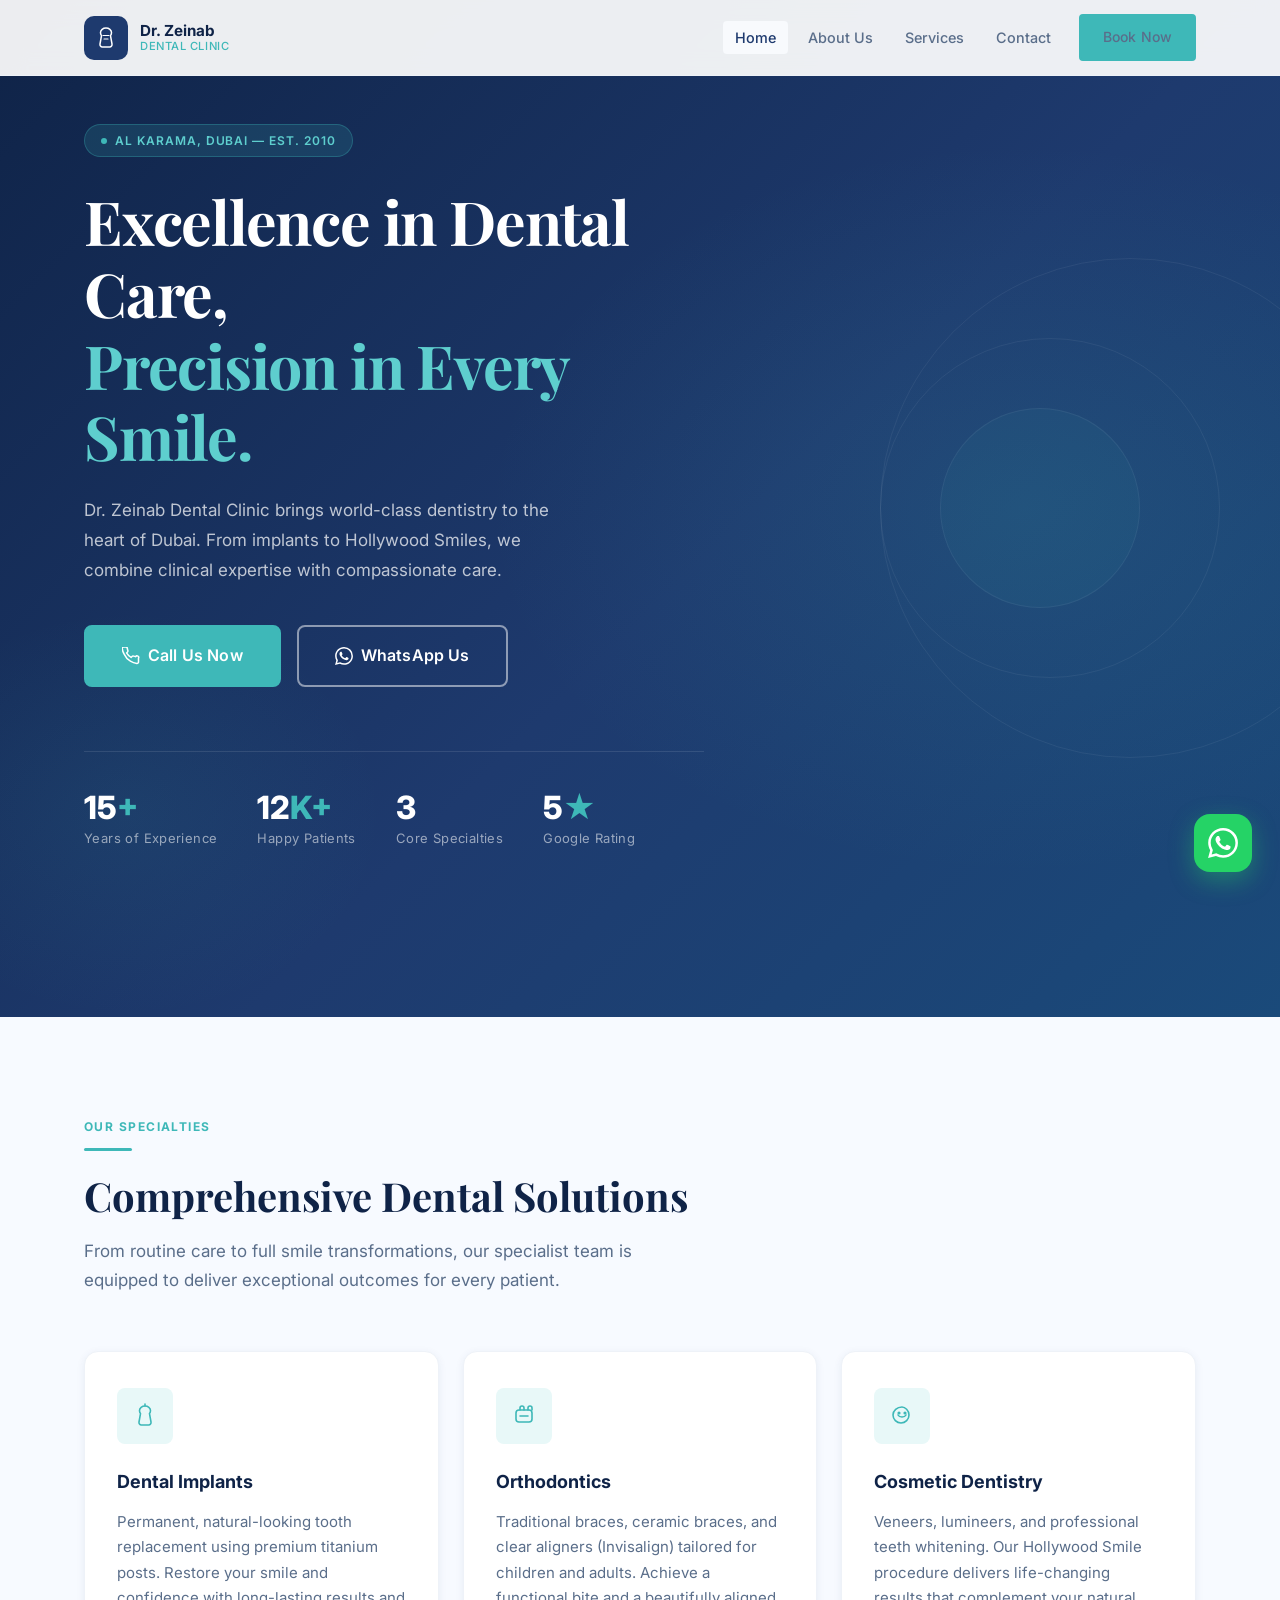
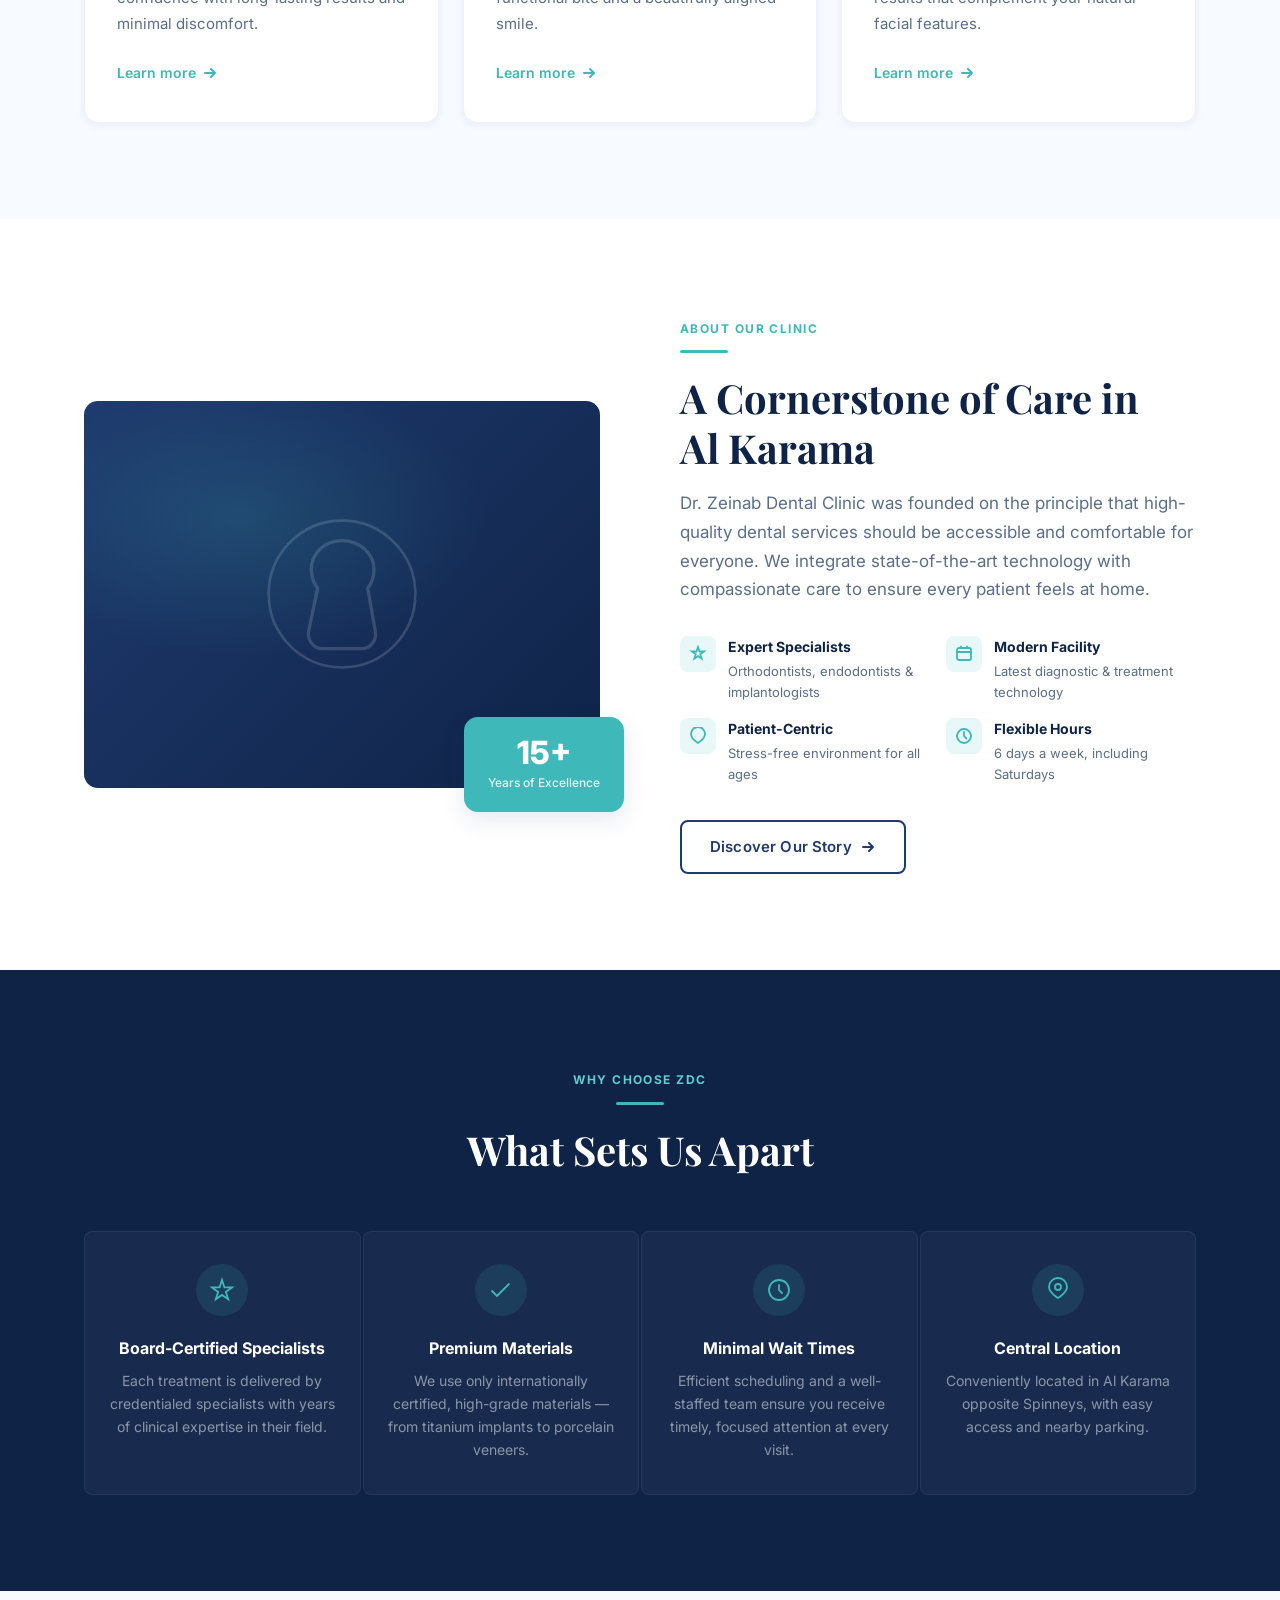
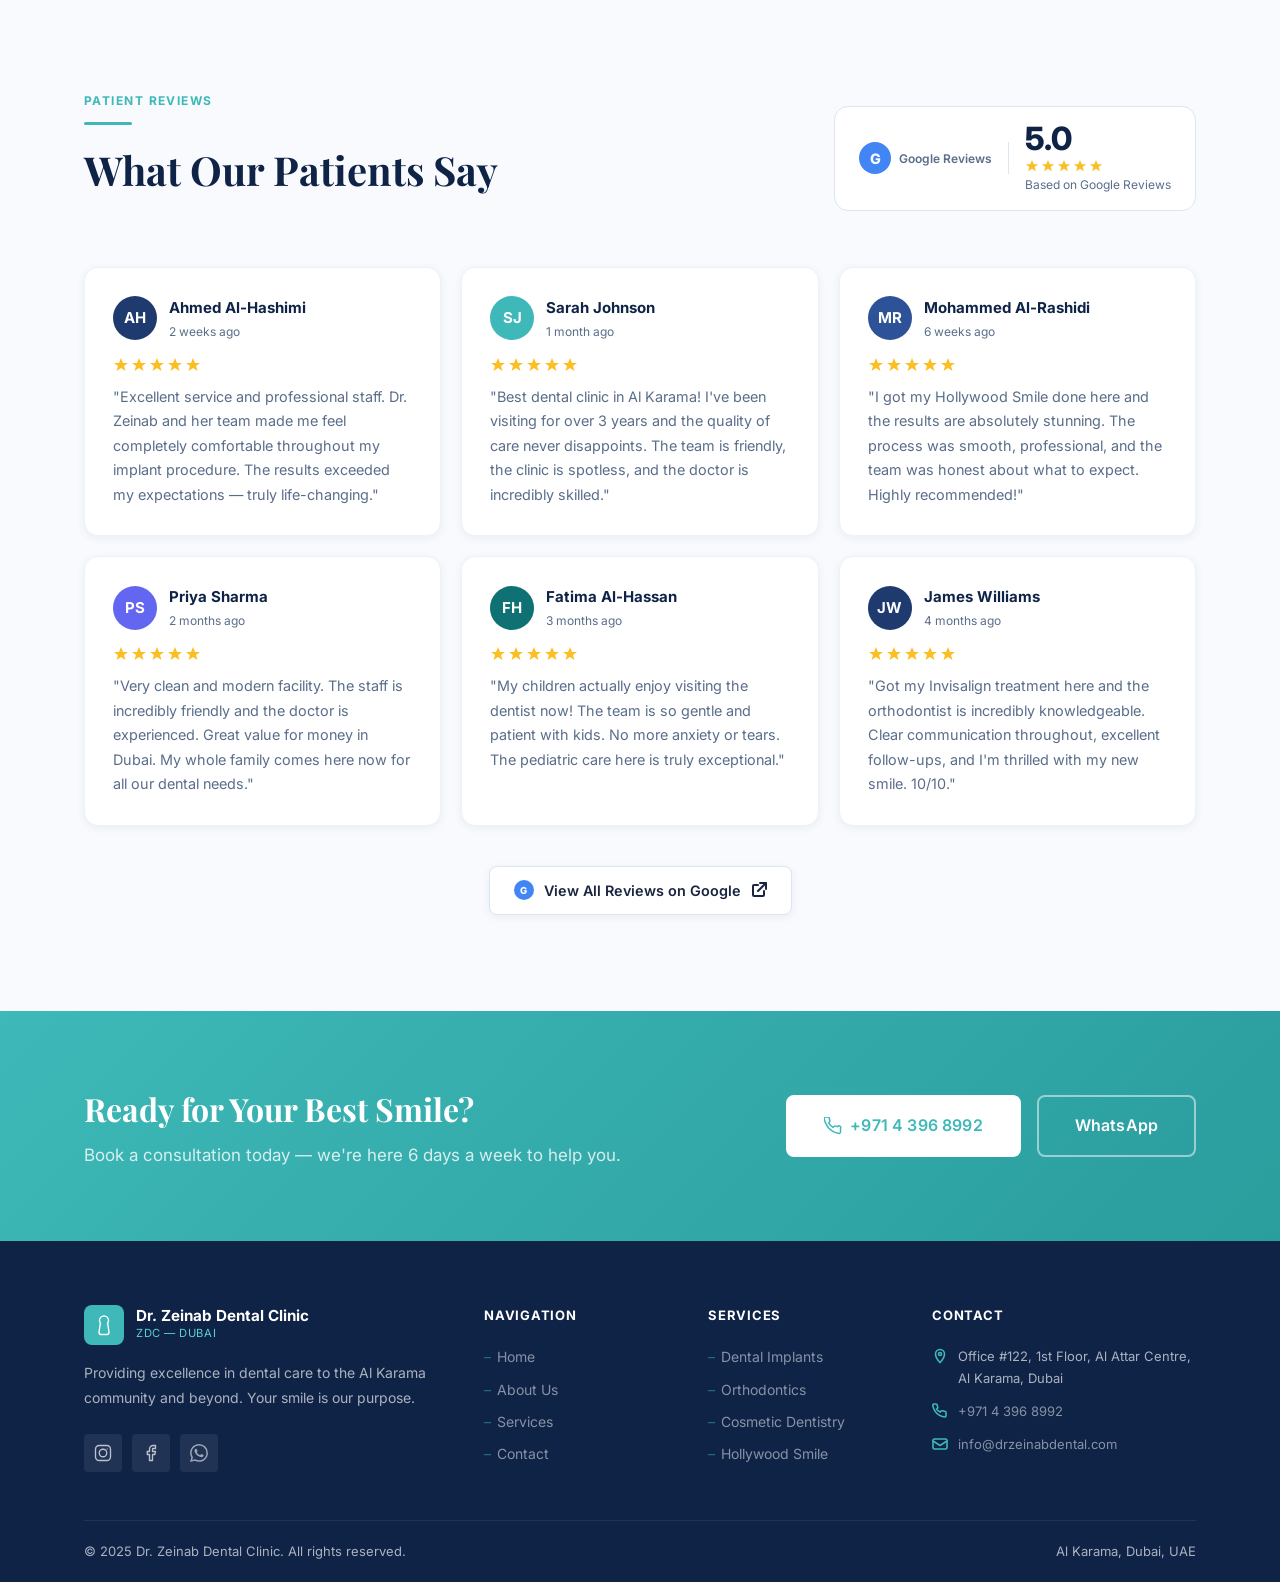
<file: index.html>
<!DOCTYPE html>
<html lang="en">
<head>
  <meta charset="UTF-8">
  <meta name="viewport" content="width=device-width, initial-scale=1.0">
  <title>Dr. Zeinab Dental Clinic | Excellence in Dental Care, Dubai</title>
  <meta name="description" content="Dr. Zeinab Dental Clinic in Al Karama, Dubai. Specializing in Dental Implants, Orthodontics, and Cosmetic Dentistry. Book your appointment today.">
  <meta name="keywords" content="dental clinic dubai, dental implants dubai, orthodontics al karama, cosmetic dentistry dubai, hollywood smile dubai, Dr Zeinab">
  <meta property="og:title" content="Dr. Zeinab Dental Clinic | Dubai">
  <meta property="og:description" content="Excellence in Dental Care, Precision in Every Smile. Located in Al Karama, Dubai.">
  <meta property="og:type" content="website">
  <link rel="canonical" href="https://drzeinabdental.com/">
  <link rel="stylesheet" href="css/style.css">
  <link rel="icon" href="images/favicon.svg" type="image/svg+xml">
</head>
<body>

<!-- ── NAVBAR ──────────────────────────────────────────────── -->
<nav class="navbar" role="navigation" aria-label="Main navigation">
  <div class="container">
    <a href="index.html" class="logo" aria-label="Dr. Zeinab Dental Clinic – Home">
      <div class="logo-mark">
        <svg viewBox="0 0 26 26" fill="none" xmlns="http://www.w3.org/2000/svg" aria-hidden="true">
          <path d="M13 3C10 3 7.5 5 7.5 7.5c0 1.2.4 2.3 1 3.1L7 19c-.3 1.5.8 3 2.3 3h7.4c1.5 0 2.6-1.5 2.3-3l-1.5-8.4c.6-.8 1-1.9 1-3.1C18.5 5 16 3 13 3z" stroke="white" stroke-width="1.5" stroke-linecap="round" stroke-linejoin="round"/>
          <path d="M10 10.5h6M11 14h4" stroke="white" stroke-width="1.2" stroke-linecap="round"/>
        </svg>
      </div>
      <div class="logo-text">
        <span class="logo-name">Dr. Zeinab</span>
        <span class="logo-clinic">Dental Clinic</span>
      </div>
    </a>

    <button class="nav-toggle" aria-label="Toggle menu" aria-expanded="false">
      <span></span><span></span><span></span>
    </button>

    <ul class="nav-links" role="list">
      <li><a href="index.html">Home</a></li>
      <li><a href="about.html">About Us</a></li>
      <li><a href="services.html">Services</a></li>
      <li><a href="contact.html">Contact</a></li>
      <li><a href="tel:+97143968992" class="btn btn-primary">Book Now</a></li>
    </ul>
  </div>
</nav>

<!-- ── HERO ────────────────────────────────────────────────── -->
<main>
<section class="hero" aria-label="Welcome">
  <div class="hero-deco hero-deco-1" aria-hidden="true"></div>
  <div class="hero-deco hero-deco-2" aria-hidden="true"></div>
  <div class="hero-deco hero-deco-3" aria-hidden="true"></div>

  <div class="container">
    <div class="hero-content">
      <div class="hero-badge" aria-label="Located in Al Karama, Dubai">
        <span class="hero-badge-dot" aria-hidden="true"></span>
        Al Karama, Dubai — Est. 2010
      </div>

      <h1>Excellence in Dental Care,<br><em>Precision in Every Smile.</em></h1>

      <p>Dr. Zeinab Dental Clinic brings world-class dentistry to the heart of Dubai. From implants to Hollywood Smiles, we combine clinical expertise with compassionate care.</p>

      <div class="hero-actions">
        <a href="tel:+97143968992" class="btn btn-primary btn-lg">
          <svg width="18" height="18" viewBox="0 0 24 24" fill="none" stroke="currentColor" stroke-width="2" stroke-linecap="round" stroke-linejoin="round" aria-hidden="true"><path d="M22 16.92v3a2 2 0 01-2.18 2 19.79 19.79 0 01-8.63-3.07A19.5 19.5 0 013.07 9.81 19.79 19.79 0 01.13 1.2 2 2 0 012.11 0h3a2 2 0 012 1.72 12.84 12.84 0 00.7 2.81 2 2 0 01-.45 2.11L6.09 7.91a16 16 0 006 6l1.27-1.27a2 2 0 012.11-.45 12.84 12.84 0 002.81.7A2 2 0 0122 14.92v2z"/></svg>
          Call Us Now
        </a>
        <a href="https://wa.me/971504590500" class="btn btn-outline btn-lg" target="_blank" rel="noopener noreferrer">
          <svg width="18" height="18" viewBox="0 0 24 24" fill="currentColor" aria-hidden="true"><path d="M17.472 14.382c-.297-.149-1.758-.867-2.03-.967-.273-.099-.471-.148-.67.15-.197.297-.767.966-.94 1.164-.173.199-.347.223-.644.075-.297-.15-1.255-.463-2.39-1.475-.883-.788-1.48-1.761-1.653-2.059-.173-.297-.018-.458.13-.606.134-.133.298-.347.446-.52.149-.174.198-.298.298-.497.099-.198.05-.371-.025-.52-.075-.149-.669-1.612-.916-2.207-.242-.579-.487-.5-.669-.51a12.8 12.8 0 00-.57-.01c-.198 0-.52.074-.792.372-.272.297-1.04 1.016-1.04 2.479 0 1.462 1.065 2.875 1.213 3.074.149.198 2.096 3.2 5.077 4.487.709.306 1.262.489 1.694.625.712.227 1.36.195 1.871.118.571-.085 1.758-.719 2.006-1.413.248-.694.248-1.289.173-1.413-.074-.124-.272-.198-.57-.347m-5.421 7.403h-.004a9.87 9.87 0 01-5.031-1.378l-.361-.214-3.741.982.998-3.648-.235-.374a9.86 9.86 0 01-1.51-5.26c.001-5.45 4.436-9.884 9.888-9.884 2.64 0 5.122 1.03 6.988 2.898a9.825 9.825 0 012.893 6.994c-.003 5.45-4.437 9.884-9.885 9.884m8.413-18.297A11.815 11.815 0 0012.05 0C5.495 0 .16 5.335.157 11.892c0 2.096.547 4.142 1.588 5.945L.057 24l6.305-1.654a11.882 11.882 0 005.683 1.448h.005c6.554 0 11.89-5.335 11.893-11.893a11.821 11.821 0 00-3.48-8.413z"/></svg>
          WhatsApp Us
        </a>
      </div>

      <div class="hero-stats" aria-label="Clinic statistics">
        <div class="hero-stat">
          <div class="hero-stat-num">15<span>+</span></div>
          <div class="hero-stat-label">Years of Experience</div>
        </div>
        <div class="hero-stat">
          <div class="hero-stat-num">12<span>K+</span></div>
          <div class="hero-stat-label">Happy Patients</div>
        </div>
        <div class="hero-stat">
          <div class="hero-stat-num">3</div>
          <div class="hero-stat-label">Core Specialties</div>
        </div>
        <div class="hero-stat">
          <div class="hero-stat-num">5<span>★</span></div>
          <div class="hero-stat-label">Google Rating</div>
        </div>
      </div>
    </div>
  </div>
</section>

<!-- ── SERVICES OVERVIEW ────────────────────────────────────── -->
<section class="services-overview" aria-labelledby="services-heading">
  <div class="container">
    <div class="section-header fade-up">
      <span class="section-label">Our Specialties</span>
      <span class="teal-bar" aria-hidden="true"></span>
      <h2 class="section-title" id="services-heading">Comprehensive Dental Solutions</h2>
      <p class="section-subtitle">From routine care to full smile transformations, our specialist team is equipped to deliver exceptional outcomes for every patient.</p>
    </div>

    <div class="services-grid">
      <article class="service-card fade-up delay-1">
        <div class="service-icon" aria-hidden="true">
          <svg viewBox="0 0 28 28" fill="none" stroke="currentColor" stroke-width="1.6" stroke-linecap="round" stroke-linejoin="round">
            <path d="M14 4C11 4 8.5 6 8.5 8.5c0 1.2.4 2.3 1 3.1L8 20c-.3 1.5.8 3 2.3 3h7.4c1.5 0 2.6-1.5 2.3-3l-1.5-8.4c.6-.8 1-1.9 1-3.1C19.5 6 17 4 14 4z"/>
            <line x1="14" y1="4" x2="14" y2="2"/>
          </svg>
        </div>
        <h3>Dental Implants</h3>
        <p>Permanent, natural-looking tooth replacement using premium titanium posts. Restore your smile and confidence with long-lasting results and minimal discomfort.</p>
        <a href="services.html#implants" class="service-link">
          Learn more
          <svg viewBox="0 0 16 16" fill="none" stroke="currentColor" stroke-width="2" stroke-linecap="round" stroke-linejoin="round" aria-hidden="true"><path d="M3 8h10M9 4l4 4-4 4"/></svg>
        </a>
      </article>

      <article class="service-card fade-up delay-2">
        <div class="service-icon" aria-hidden="true">
          <svg viewBox="0 0 28 28" fill="none" stroke="currentColor" stroke-width="1.6" stroke-linecap="round" stroke-linejoin="round">
            <rect x="6" y="8" width="16" height="12" rx="3"/>
            <path d="M10 8V6a2 2 0 014 0v2M18 8V6a2 2 0 014 0v2"/>
            <path d="M10 14h8"/>
          </svg>
        </div>
        <h3>Orthodontics</h3>
        <p>Traditional braces, ceramic braces, and clear aligners (Invisalign) tailored for children and adults. Achieve a functional bite and a beautifully aligned smile.</p>
        <a href="services.html#orthodontics" class="service-link">
          Learn more
          <svg viewBox="0 0 16 16" fill="none" stroke="currentColor" stroke-width="2" stroke-linecap="round" stroke-linejoin="round" aria-hidden="true"><path d="M3 8h10M9 4l4 4-4 4"/></svg>
        </a>
      </article>

      <article class="service-card fade-up delay-3">
        <div class="service-icon" aria-hidden="true">
          <svg viewBox="0 0 28 28" fill="none" stroke="currentColor" stroke-width="1.6" stroke-linecap="round" stroke-linejoin="round">
            <path d="M14 5c-5 0-9 3.5-9 8a8 8 0 008 8 8 8 0 008-8c0-4.5-4-8-7-8z"/>
            <path d="M10 13s1 2 4 2 4-2 4-2"/>
            <circle cx="11" cy="11" r=".8" fill="currentColor"/>
            <circle cx="17" cy="11" r=".8" fill="currentColor"/>
          </svg>
        </div>
        <h3>Cosmetic Dentistry</h3>
        <p>Veneers, lumineers, and professional teeth whitening. Our Hollywood Smile procedure delivers life-changing results that complement your natural facial features.</p>
        <a href="services.html#cosmetic" class="service-link">
          Learn more
          <svg viewBox="0 0 16 16" fill="none" stroke="currentColor" stroke-width="2" stroke-linecap="round" stroke-linejoin="round" aria-hidden="true"><path d="M3 8h10M9 4l4 4-4 4"/></svg>
        </a>
      </article>
    </div>
  </div>
</section>

<!-- ── ABOUT PREVIEW ────────────────────────────────────────── -->
<section class="about-preview" aria-labelledby="about-heading">
  <div class="container">
    <div class="about-grid">
      <div class="about-visual fade-up">
        <div class="about-visual-main" aria-hidden="true">
          <svg viewBox="0 0 120 120" fill="none" xmlns="http://www.w3.org/2000/svg">
            <circle cx="60" cy="60" r="55" stroke="white" stroke-width="2"/>
            <path d="M60 20C47 20 37 29.5 37 41.5c0 5.5 1.8 10.5 4.7 14.3L35 88c-1.2 6.5 3.5 13 10.2 13h29.6c6.7 0 11.4-6.5 10.2-13L79.3 55.8c2.9-3.8 4.7-8.8 4.7-14.3C84 29.5 73 20 60 20z" stroke="white" stroke-width="2.5" stroke-linecap="round" stroke-linejoin="round"/>
          </svg>
          <div class="about-visual-overlay" style="position:absolute;inset:0;background:radial-gradient(ellipse 80% 60% at 30% 30%,rgba(62,184,184,.18) 0%,transparent 60%)" aria-hidden="true"></div>
        </div>
        <div class="about-visual-badge" aria-label="15 years of excellence">
          <span class="about-visual-badge-num">15+</span>
          <span class="about-visual-badge-text">Years of Excellence</span>
        </div>
      </div>

      <div class="about-content fade-up delay-2">
        <span class="section-label">About Our Clinic</span>
        <span class="teal-bar" aria-hidden="true"></span>
        <h2 class="section-title" id="about-heading">A Cornerstone of Care in Al&nbsp;Karama</h2>
        <p class="section-subtitle">Dr. Zeinab Dental Clinic was founded on the principle that high-quality dental services should be accessible and comfortable for everyone. We integrate state-of-the-art technology with compassionate care to ensure every patient feels at home.</p>

        <div class="about-features">
          <div class="about-feature">
            <div class="about-feature-icon" aria-hidden="true">
              <svg viewBox="0 0 18 18" fill="none" stroke="currentColor" stroke-width="1.8" stroke-linecap="round"><path d="M9 2l1.5 4.5H15l-3.75 2.72 1.44 4.44L9 11.2 5.31 13.66l1.44-4.44L3 6.5h4.5z"/></svg>
            </div>
            <div class="about-feature-text">
              <h4>Expert Specialists</h4>
              <p>Orthodontists, endodontists & implantologists</p>
            </div>
          </div>
          <div class="about-feature">
            <div class="about-feature-icon" aria-hidden="true">
              <svg viewBox="0 0 18 18" fill="none" stroke="currentColor" stroke-width="1.8" stroke-linecap="round"><rect x="2" y="3" width="14" height="12" rx="2"/><path d="M6 3V1.5M12 3V1.5M2 7h14"/></svg>
            </div>
            <div class="about-feature-text">
              <h4>Modern Facility</h4>
              <p>Latest diagnostic & treatment technology</p>
            </div>
          </div>
          <div class="about-feature">
            <div class="about-feature-icon" aria-hidden="true">
              <svg viewBox="0 0 18 18" fill="none" stroke="currentColor" stroke-width="1.8" stroke-linecap="round"><path d="M9 16s-7-4.5-7-9a7 7 0 0114 0c0 4.5-7 9-7 9z"/></svg>
            </div>
            <div class="about-feature-text">
              <h4>Patient-Centric</h4>
              <p>Stress-free environment for all ages</p>
            </div>
          </div>
          <div class="about-feature">
            <div class="about-feature-icon" aria-hidden="true">
              <svg viewBox="0 0 18 18" fill="none" stroke="currentColor" stroke-width="1.8" stroke-linecap="round"><circle cx="9" cy="9" r="7"/><path d="M9 5v4l2.5 2.5"/></svg>
            </div>
            <div class="about-feature-text">
              <h4>Flexible Hours</h4>
              <p>6 days a week, including Saturdays</p>
            </div>
          </div>
        </div>

        <div style="margin-top:36px;">
          <a href="about.html" class="btn btn-outline-navy">
            Discover Our Story
            <svg width="16" height="16" viewBox="0 0 16 16" fill="none" stroke="currentColor" stroke-width="2" stroke-linecap="round" stroke-linejoin="round" aria-hidden="true"><path d="M3 8h10M9 4l4 4-4 4"/></svg>
          </a>
        </div>
      </div>
    </div>
  </div>
</section>

<!-- ── WHY CHOOSE US ────────────────────────────────────────── -->
<section class="why-us" aria-labelledby="why-heading">
  <div class="container">
    <div class="section-header centered fade-up">
      <span class="section-label">Why Choose ZDC</span>
      <span class="teal-bar center" aria-hidden="true"></span>
      <h2 class="section-title" id="why-heading" style="color:white">What Sets Us Apart</h2>
    </div>
    <div class="why-grid">
      <div class="why-item fade-up delay-1">
        <div class="why-item-icon" aria-hidden="true">
          <svg viewBox="0 0 26 26" fill="none" stroke="currentColor" stroke-width="1.8" stroke-linecap="round"><path d="M13 3l2.4 7.4H23l-6.2 4.5 2.4 7.4L13 17.9l-6.2 4.4 2.4-7.4L3 10.4h7.6z"/></svg>
        </div>
        <h3>Board-Certified Specialists</h3>
        <p>Each treatment is delivered by credentialed specialists with years of clinical expertise in their field.</p>
      </div>
      <div class="why-item fade-up delay-2">
        <div class="why-item-icon" aria-hidden="true">
          <svg viewBox="0 0 26 26" fill="none" stroke="currentColor" stroke-width="1.8" stroke-linecap="round"><path d="M21 7L9 19l-5-5"/></svg>
        </div>
        <h3>Premium Materials</h3>
        <p>We use only internationally certified, high-grade materials — from titanium implants to porcelain veneers.</p>
      </div>
      <div class="why-item fade-up delay-3">
        <div class="why-item-icon" aria-hidden="true">
          <svg viewBox="0 0 26 26" fill="none" stroke="currentColor" stroke-width="1.8" stroke-linecap="round"><circle cx="13" cy="13" r="10"/><path d="M13 8v5l3 3"/></svg>
        </div>
        <h3>Minimal Wait Times</h3>
        <p>Efficient scheduling and a well-staffed team ensure you receive timely, focused attention at every visit.</p>
      </div>
      <div class="why-item fade-up delay-4">
        <div class="why-item-icon" aria-hidden="true">
          <svg viewBox="0 0 26 26" fill="none" stroke="currentColor" stroke-width="1.8" stroke-linecap="round"><path d="M13 21s-9-5.5-9-11a9 9 0 0118 0c0 5.5-9 11-9 11z"/><circle cx="13" cy="10" r="3"/></svg>
        </div>
        <h3>Central Location</h3>
        <p>Conveniently located in Al Karama opposite Spinneys, with easy access and nearby parking.</p>
      </div>
    </div>
  </div>
</section>

<!-- ── GOOGLE REVIEWS ───────────────────────────────────────── -->
<section class="reviews-section" aria-labelledby="reviews-heading">
  <div class="container">
    <div class="reviews-header-row">
      <div class="fade-up">
        <span class="section-label">Patient Reviews</span>
        <span class="teal-bar" aria-hidden="true"></span>
        <h2 class="section-title" id="reviews-heading">What Our Patients Say</h2>
      </div>
      <div class="google-rating fade-up delay-2" aria-label="5 star Google rating">
        <div class="google-logo">
          <div class="google-g" aria-hidden="true">G</div>
          <div class="google-label">Google Reviews</div>
        </div>
        <div class="google-sep" aria-hidden="true"></div>
        <div>
          <div class="google-score">5.0</div>
          <div class="google-stars" aria-label="5 stars">
            <svg viewBox="0 0 16 16" aria-hidden="true"><path d="M8 1l2 5h5l-4 3 1.5 5L8 11l-4.5 3 1.5-5-4-3h5z" fill="#fbbf24"/></svg>
            <svg viewBox="0 0 16 16" aria-hidden="true"><path d="M8 1l2 5h5l-4 3 1.5 5L8 11l-4.5 3 1.5-5-4-3h5z" fill="#fbbf24"/></svg>
            <svg viewBox="0 0 16 16" aria-hidden="true"><path d="M8 1l2 5h5l-4 3 1.5 5L8 11l-4.5 3 1.5-5-4-3h5z" fill="#fbbf24"/></svg>
            <svg viewBox="0 0 16 16" aria-hidden="true"><path d="M8 1l2 5h5l-4 3 1.5 5L8 11l-4.5 3 1.5-5-4-3h5z" fill="#fbbf24"/></svg>
            <svg viewBox="0 0 16 16" aria-hidden="true"><path d="M8 1l2 5h5l-4 3 1.5 5L8 11l-4.5 3 1.5-5-4-3h5z" fill="#fbbf24"/></svg>
          </div>
          <div class="google-count">Based on Google Reviews</div>
        </div>
      </div>
    </div>

    <div class="reviews-grid">
      <article class="review-card fade-up delay-1">
        <div class="review-top">
          <div class="review-avatar" style="background:#1e3a6e" aria-hidden="true">AH</div>
          <div>
            <div class="review-name">Ahmed Al-Hashimi</div>
            <div class="review-date">2 weeks ago</div>
          </div>
        </div>
        <div class="review-stars" aria-label="5 stars">
          <svg viewBox="0 0 16 16" aria-hidden="true"><path d="M8 1l2 5h5l-4 3 1.5 5L8 11l-4.5 3 1.5-5-4-3h5z" fill="#fbbf24"/></svg>
          <svg viewBox="0 0 16 16" aria-hidden="true"><path d="M8 1l2 5h5l-4 3 1.5 5L8 11l-4.5 3 1.5-5-4-3h5z" fill="#fbbf24"/></svg>
          <svg viewBox="0 0 16 16" aria-hidden="true"><path d="M8 1l2 5h5l-4 3 1.5 5L8 11l-4.5 3 1.5-5-4-3h5z" fill="#fbbf24"/></svg>
          <svg viewBox="0 0 16 16" aria-hidden="true"><path d="M8 1l2 5h5l-4 3 1.5 5L8 11l-4.5 3 1.5-5-4-3h5z" fill="#fbbf24"/></svg>
          <svg viewBox="0 0 16 16" aria-hidden="true"><path d="M8 1l2 5h5l-4 3 1.5 5L8 11l-4.5 3 1.5-5-4-3h5z" fill="#fbbf24"/></svg>
        </div>
        <p class="review-text">"Excellent service and professional staff. Dr. Zeinab and her team made me feel completely comfortable throughout my implant procedure. The results exceeded my expectations — truly life-changing."</p>
      </article>

      <article class="review-card fade-up delay-2">
        <div class="review-top">
          <div class="review-avatar" style="background:#3eb8b8" aria-hidden="true">SJ</div>
          <div>
            <div class="review-name">Sarah Johnson</div>
            <div class="review-date">1 month ago</div>
          </div>
        </div>
        <div class="review-stars" aria-label="5 stars">
          <svg viewBox="0 0 16 16" aria-hidden="true"><path d="M8 1l2 5h5l-4 3 1.5 5L8 11l-4.5 3 1.5-5-4-3h5z" fill="#fbbf24"/></svg>
          <svg viewBox="0 0 16 16" aria-hidden="true"><path d="M8 1l2 5h5l-4 3 1.5 5L8 11l-4.5 3 1.5-5-4-3h5z" fill="#fbbf24"/></svg>
          <svg viewBox="0 0 16 16" aria-hidden="true"><path d="M8 1l2 5h5l-4 3 1.5 5L8 11l-4.5 3 1.5-5-4-3h5z" fill="#fbbf24"/></svg>
          <svg viewBox="0 0 16 16" aria-hidden="true"><path d="M8 1l2 5h5l-4 3 1.5 5L8 11l-4.5 3 1.5-5-4-3h5z" fill="#fbbf24"/></svg>
          <svg viewBox="0 0 16 16" aria-hidden="true"><path d="M8 1l2 5h5l-4 3 1.5 5L8 11l-4.5 3 1.5-5-4-3h5z" fill="#fbbf24"/></svg>
        </div>
        <p class="review-text">"Best dental clinic in Al Karama! I've been visiting for over 3 years and the quality of care never disappoints. The team is friendly, the clinic is spotless, and the doctor is incredibly skilled."</p>
      </article>

      <article class="review-card fade-up delay-3">
        <div class="review-top">
          <div class="review-avatar" style="background:#2d5297" aria-hidden="true">MR</div>
          <div>
            <div class="review-name">Mohammed Al-Rashidi</div>
            <div class="review-date">6 weeks ago</div>
          </div>
        </div>
        <div class="review-stars" aria-label="5 stars">
          <svg viewBox="0 0 16 16" aria-hidden="true"><path d="M8 1l2 5h5l-4 3 1.5 5L8 11l-4.5 3 1.5-5-4-3h5z" fill="#fbbf24"/></svg>
          <svg viewBox="0 0 16 16" aria-hidden="true"><path d="M8 1l2 5h5l-4 3 1.5 5L8 11l-4.5 3 1.5-5-4-3h5z" fill="#fbbf24"/></svg>
          <svg viewBox="0 0 16 16" aria-hidden="true"><path d="M8 1l2 5h5l-4 3 1.5 5L8 11l-4.5 3 1.5-5-4-3h5z" fill="#fbbf24"/></svg>
          <svg viewBox="0 0 16 16" aria-hidden="true"><path d="M8 1l2 5h5l-4 3 1.5 5L8 11l-4.5 3 1.5-5-4-3h5z" fill="#fbbf24"/></svg>
          <svg viewBox="0 0 16 16" aria-hidden="true"><path d="M8 1l2 5h5l-4 3 1.5 5L8 11l-4.5 3 1.5-5-4-3h5z" fill="#fbbf24"/></svg>
        </div>
        <p class="review-text">"I got my Hollywood Smile done here and the results are absolutely stunning. The process was smooth, professional, and the team was honest about what to expect. Highly recommended!"</p>
      </article>

      <article class="review-card fade-up delay-1">
        <div class="review-top">
          <div class="review-avatar" style="background:#6366f1" aria-hidden="true">PS</div>
          <div>
            <div class="review-name">Priya Sharma</div>
            <div class="review-date">2 months ago</div>
          </div>
        </div>
        <div class="review-stars" aria-label="5 stars">
          <svg viewBox="0 0 16 16" aria-hidden="true"><path d="M8 1l2 5h5l-4 3 1.5 5L8 11l-4.5 3 1.5-5-4-3h5z" fill="#fbbf24"/></svg>
          <svg viewBox="0 0 16 16" aria-hidden="true"><path d="M8 1l2 5h5l-4 3 1.5 5L8 11l-4.5 3 1.5-5-4-3h5z" fill="#fbbf24"/></svg>
          <svg viewBox="0 0 16 16" aria-hidden="true"><path d="M8 1l2 5h5l-4 3 1.5 5L8 11l-4.5 3 1.5-5-4-3h5z" fill="#fbbf24"/></svg>
          <svg viewBox="0 0 16 16" aria-hidden="true"><path d="M8 1l2 5h5l-4 3 1.5 5L8 11l-4.5 3 1.5-5-4-3h5z" fill="#fbbf24"/></svg>
          <svg viewBox="0 0 16 16" aria-hidden="true"><path d="M8 1l2 5h5l-4 3 1.5 5L8 11l-4.5 3 1.5-5-4-3h5z" fill="#fbbf24"/></svg>
        </div>
        <p class="review-text">"Very clean and modern facility. The staff is incredibly friendly and the doctor is experienced. Great value for money in Dubai. My whole family comes here now for all our dental needs."</p>
      </article>

      <article class="review-card fade-up delay-2">
        <div class="review-top">
          <div class="review-avatar" style="background:#0f7173" aria-hidden="true">FH</div>
          <div>
            <div class="review-name">Fatima Al-Hassan</div>
            <div class="review-date">3 months ago</div>
          </div>
        </div>
        <div class="review-stars" aria-label="5 stars">
          <svg viewBox="0 0 16 16" aria-hidden="true"><path d="M8 1l2 5h5l-4 3 1.5 5L8 11l-4.5 3 1.5-5-4-3h5z" fill="#fbbf24"/></svg>
          <svg viewBox="0 0 16 16" aria-hidden="true"><path d="M8 1l2 5h5l-4 3 1.5 5L8 11l-4.5 3 1.5-5-4-3h5z" fill="#fbbf24"/></svg>
          <svg viewBox="0 0 16 16" aria-hidden="true"><path d="M8 1l2 5h5l-4 3 1.5 5L8 11l-4.5 3 1.5-5-4-3h5z" fill="#fbbf24"/></svg>
          <svg viewBox="0 0 16 16" aria-hidden="true"><path d="M8 1l2 5h5l-4 3 1.5 5L8 11l-4.5 3 1.5-5-4-3h5z" fill="#fbbf24"/></svg>
          <svg viewBox="0 0 16 16" aria-hidden="true"><path d="M8 1l2 5h5l-4 3 1.5 5L8 11l-4.5 3 1.5-5-4-3h5z" fill="#fbbf24"/></svg>
        </div>
        <p class="review-text">"My children actually enjoy visiting the dentist now! The team is so gentle and patient with kids. No more anxiety or tears. The pediatric care here is truly exceptional."</p>
      </article>

      <article class="review-card fade-up delay-3">
        <div class="review-top">
          <div class="review-avatar" style="background:#1e3a6e" aria-hidden="true">JW</div>
          <div>
            <div class="review-name">James Williams</div>
            <div class="review-date">4 months ago</div>
          </div>
        </div>
        <div class="review-stars" aria-label="5 stars">
          <svg viewBox="0 0 16 16" aria-hidden="true"><path d="M8 1l2 5h5l-4 3 1.5 5L8 11l-4.5 3 1.5-5-4-3h5z" fill="#fbbf24"/></svg>
          <svg viewBox="0 0 16 16" aria-hidden="true"><path d="M8 1l2 5h5l-4 3 1.5 5L8 11l-4.5 3 1.5-5-4-3h5z" fill="#fbbf24"/></svg>
          <svg viewBox="0 0 16 16" aria-hidden="true"><path d="M8 1l2 5h5l-4 3 1.5 5L8 11l-4.5 3 1.5-5-4-3h5z" fill="#fbbf24"/></svg>
          <svg viewBox="0 0 16 16" aria-hidden="true"><path d="M8 1l2 5h5l-4 3 1.5 5L8 11l-4.5 3 1.5-5-4-3h5z" fill="#fbbf24"/></svg>
          <svg viewBox="0 0 16 16" aria-hidden="true"><path d="M8 1l2 5h5l-4 3 1.5 5L8 11l-4.5 3 1.5-5-4-3h5z" fill="#fbbf24"/></svg>
        </div>
        <p class="review-text">"Got my Invisalign treatment here and the orthodontist is incredibly knowledgeable. Clear communication throughout, excellent follow-ups, and I'm thrilled with my new smile. 10/10."</p>
      </article>
    </div>

    <div class="reviews-cta fade-up">
      <a href="https://maps.app.goo.gl/iXJrVQGKHGaMxzag9" target="_blank" rel="noopener noreferrer" class="btn-google">
        <div class="btn-google-icon" aria-hidden="true">G</div>
        View All Reviews on Google
        <svg width="16" height="16" viewBox="0 0 16 16" fill="none" stroke="currentColor" stroke-width="2" stroke-linecap="round" stroke-linejoin="round" aria-hidden="true"><path d="M7 3H3a1 1 0 00-1 1v9a1 1 0 001 1h9a1 1 0 001-1V9M9 1h6m0 0v6m0-6L7 9"/></svg>
      </a>
    </div>
  </div>
</section>

<!-- ── CTA BANNER ───────────────────────────────────────────── -->
<section class="cta-banner" aria-label="Book an appointment">
  <div class="container">
    <div class="cta-banner-inner">
      <div class="fade-up">
        <h2>Ready for Your Best Smile?</h2>
        <p>Book a consultation today — we're here 6 days a week to help you.</p>
      </div>
      <div class="cta-banner-actions fade-up delay-2">
        <a href="tel:+97143968992" class="btn btn-white btn-lg">
          <svg width="18" height="18" viewBox="0 0 24 24" fill="none" stroke="currentColor" stroke-width="2" stroke-linecap="round" stroke-linejoin="round" aria-hidden="true"><path d="M22 16.92v3a2 2 0 01-2.18 2 19.79 19.79 0 01-8.63-3.07A19.5 19.5 0 013.07 9.81 19.79 19.79 0 01.13 1.2 2 2 0 012.11 0h3a2 2 0 012 1.72 12.84 12.84 0 00.7 2.81 2 2 0 01-.45 2.11L6.09 7.91a16 16 0 006 6l1.27-1.27a2 2 0 012.11-.45 12.84 12.84 0 002.81.7A2 2 0 0122 14.92v2z"/></svg>
          +971 4 396 8992
        </a>
        <a href="https://wa.me/971504590500" class="btn btn-outline btn-lg" target="_blank" rel="noopener noreferrer">
          WhatsApp
        </a>
      </div>
    </div>
  </div>
</section>
</main>

<!-- ── FOOTER ───────────────────────────────────────────────── -->
<footer class="footer" role="contentinfo">
  <div class="container">
    <div class="footer-grid">
      <div class="footer-brand">
        <div class="footer-logo">
          <div class="footer-logo-mark" aria-hidden="true">
            <svg viewBox="0 0 22 22" fill="none" xmlns="http://www.w3.org/2000/svg" width="22" height="22">
              <path d="M11 2C8.5 2 6.5 4 6.5 6.5c0 1 .3 1.9.9 2.6L6 18c-.2 1.3.7 2.5 2 2.5h6c1.3 0 2.2-1.2 2-2.5l-1.4-8.9c.6-.7.9-1.6.9-2.6C15.5 4 13.5 2 11 2z" stroke="white" stroke-width="1.4" stroke-linecap="round" stroke-linejoin="round"/>
            </svg>
          </div>
          <div>
            <div class="footer-logo-name">Dr. Zeinab Dental Clinic</div>
            <div class="footer-logo-sub">ZDC — Dubai</div>
          </div>
        </div>
        <p>Providing excellence in dental care to the Al Karama community and beyond. Your smile is our purpose.</p>
        <div class="footer-social" aria-label="Social media links">
          <a href="https://instagram.com/DrZeinabDental" target="_blank" rel="noopener noreferrer" class="footer-social-btn" aria-label="Instagram">
            <svg viewBox="0 0 24 24" fill="none" stroke="currentColor" stroke-width="1.8" stroke-linecap="round" stroke-linejoin="round" aria-hidden="true"><rect x="2" y="2" width="20" height="20" rx="5"/><circle cx="12" cy="12" r="5"/><circle cx="17.5" cy="6.5" r=".8" fill="currentColor" stroke="none"/></svg>
          </a>
          <a href="https://facebook.com/DrZeinabDentalClinicDubai" target="_blank" rel="noopener noreferrer" class="footer-social-btn" aria-label="Facebook">
            <svg viewBox="0 0 24 24" fill="none" stroke="currentColor" stroke-width="1.8" stroke-linecap="round" stroke-linejoin="round" aria-hidden="true"><path d="M18 2h-3a5 5 0 00-5 5v3H7v4h3v8h4v-8h3l1-4h-4V7a1 1 0 011-1h3z"/></svg>
          </a>
          <a href="https://wa.me/971504590500" target="_blank" rel="noopener noreferrer" class="footer-social-btn" aria-label="WhatsApp">
            <svg viewBox="0 0 24 24" fill="currentColor" stroke="none" aria-hidden="true"><path d="M17.472 14.382c-.297-.149-1.758-.867-2.03-.967-.273-.099-.471-.148-.67.15-.197.297-.767.966-.94 1.164-.173.199-.347.223-.644.075-.297-.15-1.255-.463-2.39-1.475-.883-.788-1.48-1.761-1.653-2.059-.173-.297-.018-.458.13-.606.134-.133.298-.347.446-.52.149-.174.198-.298.298-.497.099-.198.05-.371-.025-.52-.075-.149-.669-1.612-.916-2.207-.242-.579-.487-.5-.669-.51a12.8 12.8 0 00-.57-.01c-.198 0-.52.074-.792.372-.272.297-1.04 1.016-1.04 2.479 0 1.462 1.065 2.875 1.213 3.074.149.198 2.096 3.2 5.077 4.487.709.306 1.262.489 1.694.625.712.227 1.36.195 1.871.118.571-.085 1.758-.719 2.006-1.413.248-.694.248-1.289.173-1.413-.074-.124-.272-.198-.57-.347m-5.421 7.403h-.004a9.87 9.87 0 01-5.031-1.378l-.361-.214-3.741.982.998-3.648-.235-.374a9.86 9.86 0 01-1.51-5.26c.001-5.45 4.436-9.884 9.888-9.884 2.64 0 5.122 1.03 6.988 2.898a9.825 9.825 0 012.893 6.994c-.003 5.45-4.437 9.884-9.885 9.884m8.413-18.297A11.815 11.815 0 0012.05 0C5.495 0 .16 5.335.157 11.892c0 2.096.547 4.142 1.588 5.945L.057 24l6.305-1.654a11.882 11.882 0 005.683 1.448h.005c6.554 0 11.89-5.335 11.893-11.893a11.821 11.821 0 00-3.48-8.413z" opacity=".8"/></svg>
          </a>
        </div>
      </div>

      <div class="footer-col">
        <h4>Navigation</h4>
        <ul>
          <li><a href="index.html">Home</a></li>
          <li><a href="about.html">About Us</a></li>
          <li><a href="services.html">Services</a></li>
          <li><a href="contact.html">Contact</a></li>
        </ul>
      </div>

      <div class="footer-col">
        <h4>Services</h4>
        <ul>
          <li><a href="services.html#implants">Dental Implants</a></li>
          <li><a href="services.html#orthodontics">Orthodontics</a></li>
          <li><a href="services.html#cosmetic">Cosmetic Dentistry</a></li>
          <li><a href="services.html#cosmetic">Hollywood Smile</a></li>
        </ul>
      </div>

      <div class="footer-col">
        <h4>Contact</h4>
        <div class="footer-contact-item">
          <svg viewBox="0 0 16 16" fill="none" stroke="currentColor" stroke-width="1.6" stroke-linecap="round" aria-hidden="true"><path d="M8 1.5C5.5 1.5 3.5 3.5 3.5 6c0 4 4.5 8.5 4.5 8.5S12.5 10 12.5 6c0-2.5-2-4.5-4.5-4.5z"/><circle cx="8" cy="6" r="1.5"/></svg>
          <span>Office #122, 1st Floor, Al Attar Centre, Al Karama, Dubai</span>
        </div>
        <div class="footer-contact-item">
          <svg viewBox="0 0 16 16" fill="none" stroke="currentColor" stroke-width="1.6" stroke-linecap="round" aria-hidden="true"><path d="M14 10.62v2a1.33 1.33 0 01-1.45 1.33 13.18 13.18 0 01-5.75-2.05 13 13 0 01-4-4 13.18 13.18 0 01-2.05-5.78A1.33 1.33 0 011.87 1H3.9a1.33 1.33 0 011.33 1.14c.09.64.24 1.27.47 1.88a1.33 1.33 0 01-.3 1.4l-.84.85A10.67 10.67 0 008.23 9l.85-.85a1.33 1.33 0 011.4-.3c.6.23 1.24.38 1.88.47A1.33 1.33 0 0114 9.67v.95z"/></svg>
          <span><a href="tel:+97143968992">+971 4 396 8992</a></span>
        </div>
        <div class="footer-contact-item">
          <svg viewBox="0 0 16 16" fill="none" stroke="currentColor" stroke-width="1.6" stroke-linecap="round" aria-hidden="true"><rect x="1" y="3" width="14" height="10" rx="1.5"/><path d="M1 5l7 4.5L15 5"/></svg>
          <span><a href="mailto:info@drzeinabdental.com">info@drzeinabdental.com</a></span>
        </div>
      </div>
    </div>

    <div class="footer-bottom">
      <span>&copy; 2025 Dr. Zeinab Dental Clinic. All rights reserved.</span>
      <span>Al Karama, Dubai, UAE</span>
    </div>
  </div>
</footer>

<!-- ── FLOATING WHATSAPP ────────────────────────────────────── -->
<div class="whatsapp-float" role="complementary" aria-label="WhatsApp contact">
  <div class="whatsapp-tooltip" aria-hidden="true">Book via WhatsApp</div>
  <a href="https://wa.me/971504590500" class="whatsapp-btn" target="_blank" rel="noopener noreferrer" aria-label="Contact us on WhatsApp to book an appointment">
    <svg viewBox="0 0 24 24" fill="currentColor" aria-hidden="true">
      <path d="M17.472 14.382c-.297-.149-1.758-.867-2.03-.967-.273-.099-.471-.148-.67.15-.197.297-.767.966-.94 1.164-.173.199-.347.223-.644.075-.297-.15-1.255-.463-2.39-1.475-.883-.788-1.48-1.761-1.653-2.059-.173-.297-.018-.458.13-.606.134-.133.298-.347.446-.52.149-.174.198-.298.298-.497.099-.198.05-.371-.025-.52-.075-.149-.669-1.612-.916-2.207-.242-.579-.487-.5-.669-.51a12.8 12.8 0 00-.57-.01c-.198 0-.52.074-.792.372-.272.297-1.04 1.016-1.04 2.479 0 1.462 1.065 2.875 1.213 3.074.149.198 2.096 3.2 5.077 4.487.709.306 1.262.489 1.694.625.712.227 1.36.195 1.871.118.571-.085 1.758-.719 2.006-1.413.248-.694.248-1.289.173-1.413-.074-.124-.272-.198-.57-.347m-5.421 7.403h-.004a9.87 9.87 0 01-5.031-1.378l-.361-.214-3.741.982.998-3.648-.235-.374a9.86 9.86 0 01-1.51-5.26c.001-5.45 4.436-9.884 9.888-9.884 2.64 0 5.122 1.03 6.988 2.898a9.825 9.825 0 012.893 6.994c-.003 5.45-4.437 9.884-9.885 9.884m8.413-18.297A11.815 11.815 0 0012.05 0C5.495 0 .16 5.335.157 11.892c0 2.096.547 4.142 1.588 5.945L.057 24l6.305-1.654a11.882 11.882 0 005.683 1.448h.005c6.554 0 11.89-5.335 11.893-11.893a11.821 11.821 0 00-3.48-8.413z"/>
    </svg>
  </a>
</div>

<script src="js/main.js"></script>
</body>
</html>
</file>
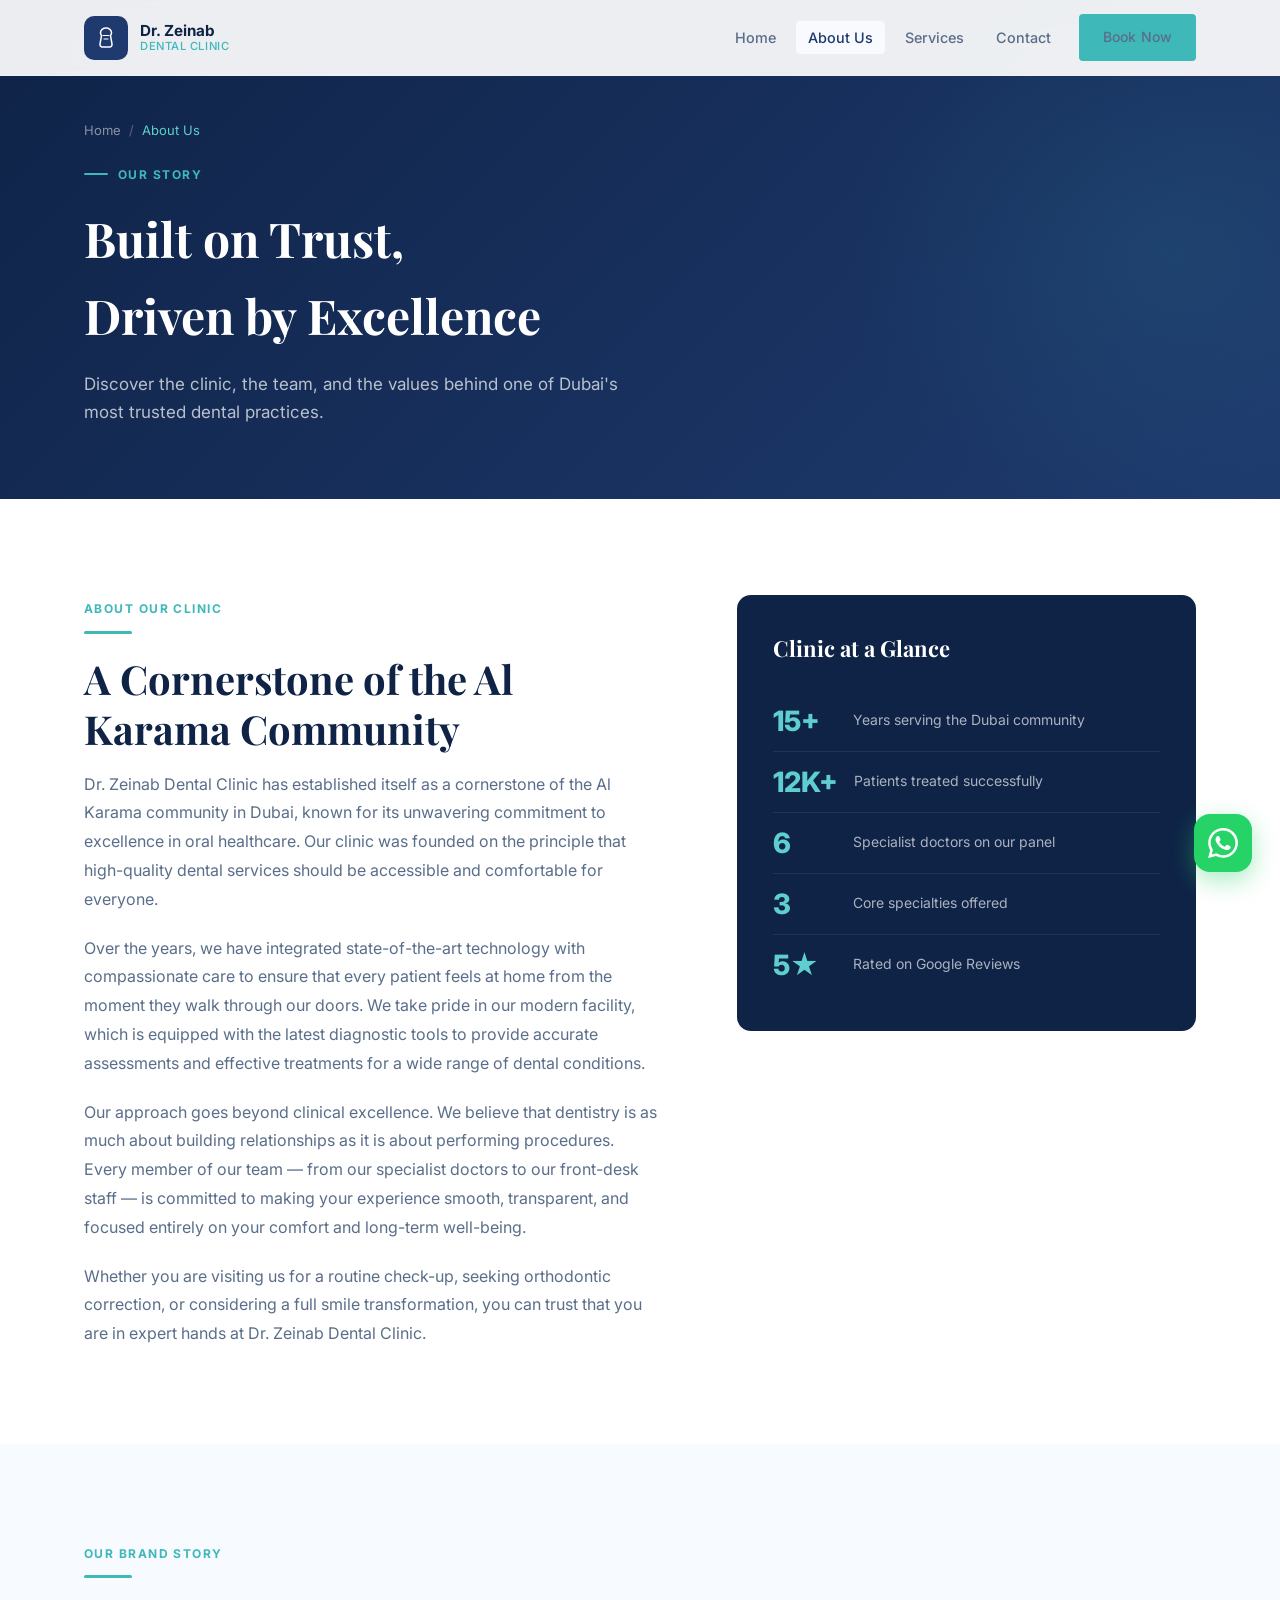
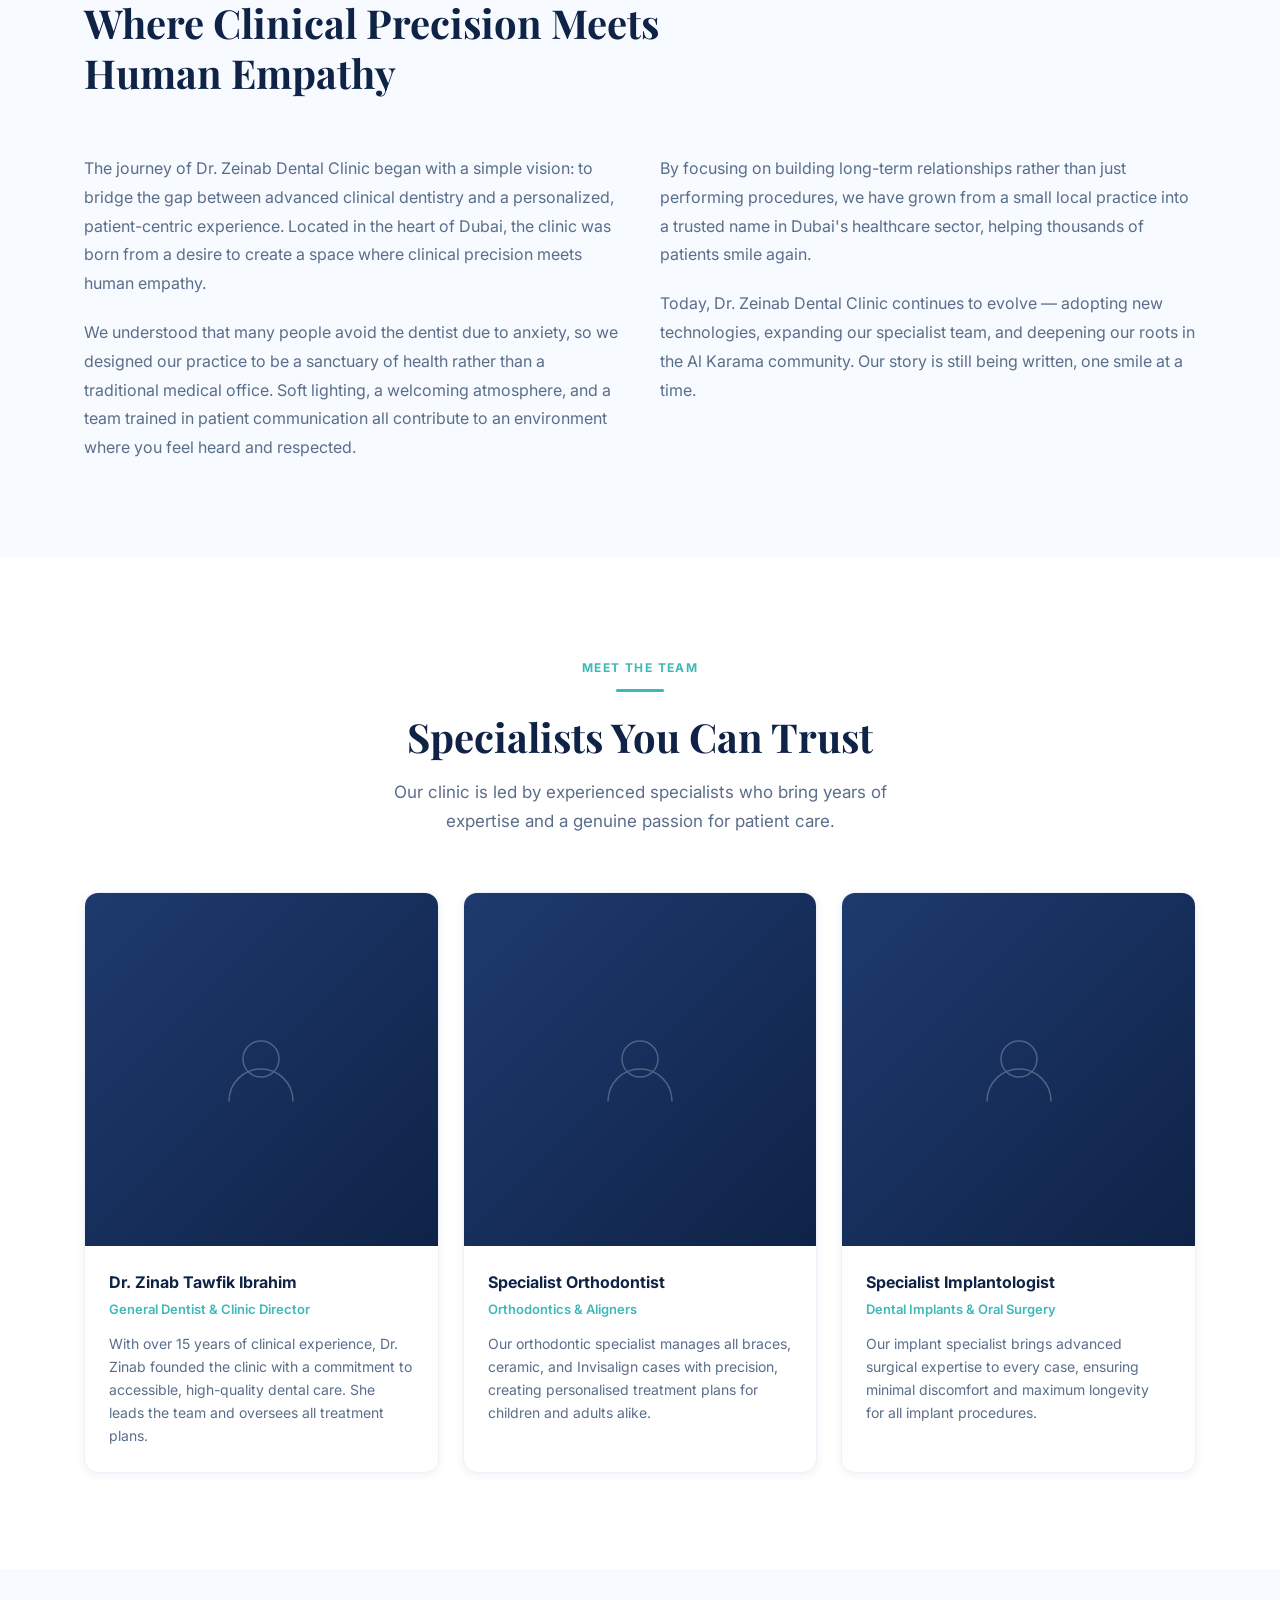
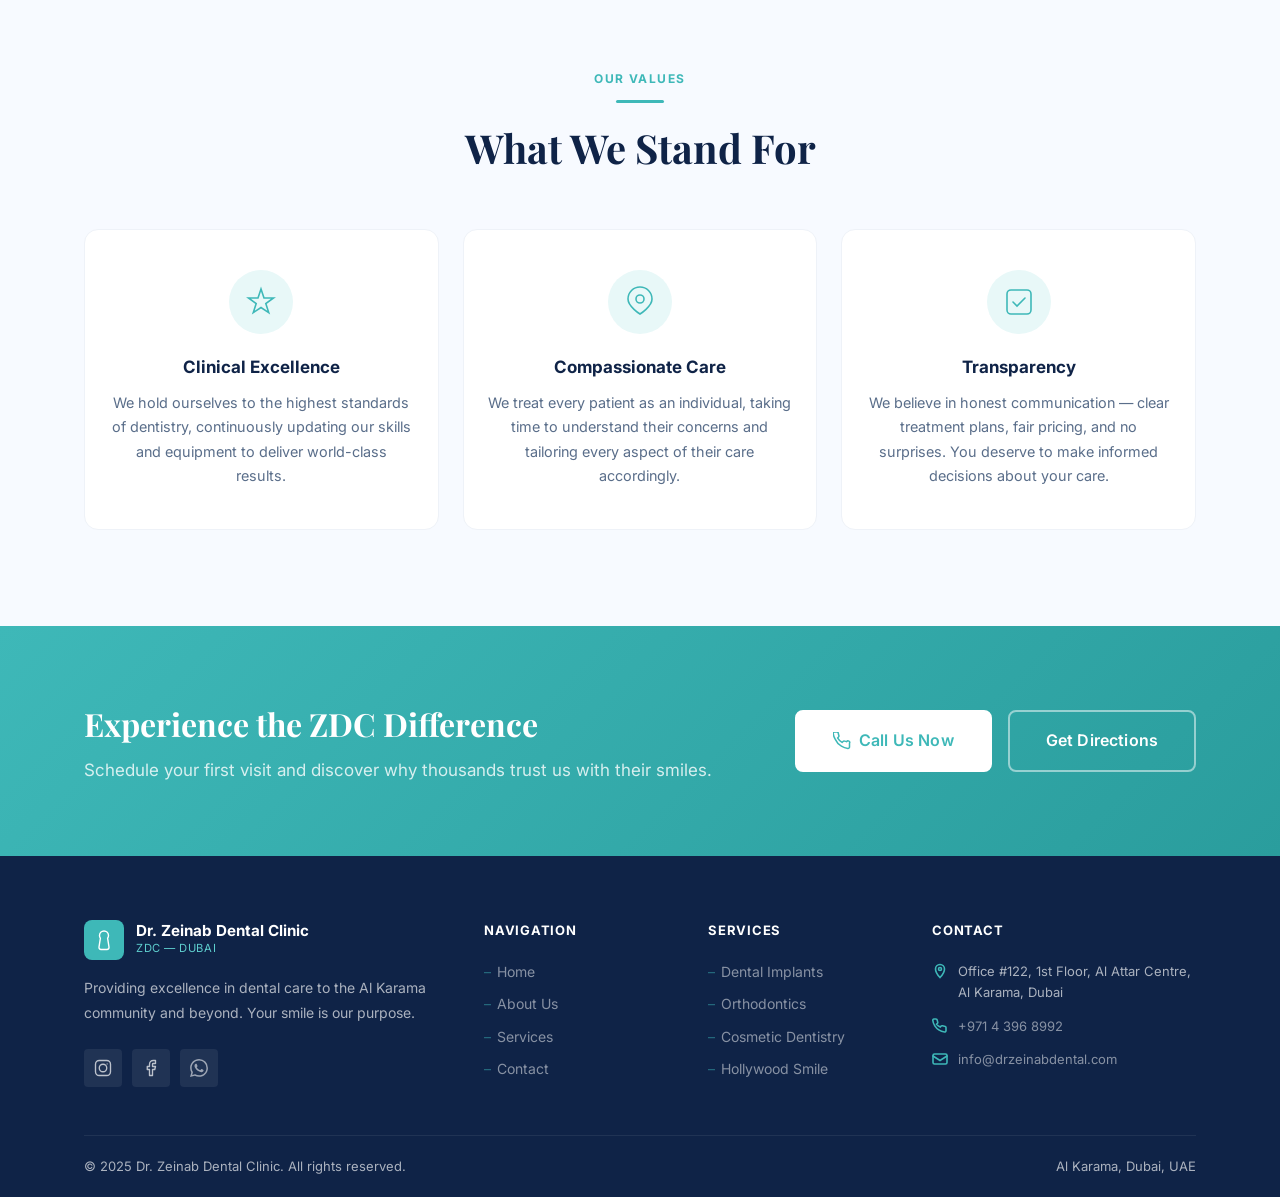
<file: about.html>
<!DOCTYPE html>
<html lang="en">
<head>
  <meta charset="UTF-8">
  <meta name="viewport" content="width=device-width, initial-scale=1.0">
  <title>About Us | Dr. Zeinab Dental Clinic Dubai</title>
  <meta name="description" content="Learn about Dr. Zeinab Dental Clinic — our story, our specialist team, and our commitment to excellence in dental care in Al Karama, Dubai.">
  <meta name="keywords" content="about Dr Zeinab dental clinic, dental team dubai, Dr Zinab Tawfik Ibrahim, orthodontist dubai, implantologist dubai">
  <link rel="canonical" href="https://drzeinabdental.com/about.html">
  <link rel="stylesheet" href="css/style.css">
  <link rel="icon" href="images/favicon.svg" type="image/svg+xml">
</head>
<body>

<!-- ── NAVBAR ──────────────────────────────────────────────── -->
<nav class="navbar" role="navigation" aria-label="Main navigation">
  <div class="container">
    <a href="index.html" class="logo" aria-label="Dr. Zeinab Dental Clinic – Home">
      <div class="logo-mark">
        <svg viewBox="0 0 26 26" fill="none" xmlns="http://www.w3.org/2000/svg" aria-hidden="true">
          <path d="M13 3C10 3 7.5 5 7.5 7.5c0 1.2.4 2.3 1 3.1L7 19c-.3 1.5.8 3 2.3 3h7.4c1.5 0 2.6-1.5 2.3-3l-1.5-8.4c.6-.8 1-1.9 1-3.1C18.5 5 16 3 13 3z" stroke="white" stroke-width="1.5" stroke-linecap="round" stroke-linejoin="round"/>
          <path d="M10 10.5h6M11 14h4" stroke="white" stroke-width="1.2" stroke-linecap="round"/>
        </svg>
      </div>
      <div class="logo-text">
        <span class="logo-name">Dr. Zeinab</span>
        <span class="logo-clinic">Dental Clinic</span>
      </div>
    </a>
    <button class="nav-toggle" aria-label="Toggle menu" aria-expanded="false">
      <span></span><span></span><span></span>
    </button>
    <ul class="nav-links" role="list">
      <li><a href="index.html">Home</a></li>
      <li><a href="about.html">About Us</a></li>
      <li><a href="services.html">Services</a></li>
      <li><a href="contact.html">Contact</a></li>
      <li><a href="tel:+97143968992" class="btn btn-primary">Book Now</a></li>
    </ul>
  </div>
</nav>

<main>
<!-- ── PAGE HERO ────────────────────────────────────────────── -->
<section class="page-hero" aria-label="About Us">
  <div class="container">
    <nav class="breadcrumb" aria-label="Breadcrumb">
      <a href="index.html">Home</a>
      <span class="breadcrumb-sep" aria-hidden="true">/</span>
      <span class="breadcrumb-current">About Us</span>
    </nav>
    <div class="page-hero-label">Our Story</div>
    <h1>Built on Trust,<br>Driven by Excellence</h1>
    <p>Discover the clinic, the team, and the values behind one of Dubai's most trusted dental practices.</p>
  </div>
</section>

<!-- ── ABOUT SECTION ────────────────────────────────────────── -->
<section class="about-section" aria-labelledby="about-main-heading">
  <div class="container">
    <div class="about-full-grid">
      <div class="about-text fade-up">
        <span class="section-label">About Our Clinic</span>
        <span class="teal-bar" aria-hidden="true"></span>
        <h2 class="section-title" id="about-main-heading">A Cornerstone of the Al Karama Community</h2>
        <p>Dr. Zeinab Dental Clinic has established itself as a cornerstone of the Al Karama community in Dubai, known for its unwavering commitment to excellence in oral healthcare. Our clinic was founded on the principle that high-quality dental services should be accessible and comfortable for everyone.</p>
        <p>Over the years, we have integrated state-of-the-art technology with compassionate care to ensure that every patient feels at home from the moment they walk through our doors. We take pride in our modern facility, which is equipped with the latest diagnostic tools to provide accurate assessments and effective treatments for a wide range of dental conditions.</p>
        <p>Our approach goes beyond clinical excellence. We believe that dentistry is as much about building relationships as it is about performing procedures. Every member of our team — from our specialist doctors to our front-desk staff — is committed to making your experience smooth, transparent, and focused entirely on your comfort and long-term well-being.</p>
        <p>Whether you are visiting us for a routine check-up, seeking orthodontic correction, or considering a full smile transformation, you can trust that you are in expert hands at Dr. Zeinab Dental Clinic.</p>
      </div>

      <div class="about-sidebar-card fade-up delay-2" aria-label="Clinic highlights">
        <h3>Clinic at a Glance</h3>
        <div class="sidebar-stat">
          <div class="sidebar-stat-num">15+</div>
          <div class="sidebar-stat-label">Years serving the Dubai community</div>
        </div>
        <div class="sidebar-stat">
          <div class="sidebar-stat-num">12K+</div>
          <div class="sidebar-stat-label">Patients treated successfully</div>
        </div>
        <div class="sidebar-stat">
          <div class="sidebar-stat-num">6</div>
          <div class="sidebar-stat-label">Specialist doctors on our panel</div>
        </div>
        <div class="sidebar-stat">
          <div class="sidebar-stat-num">3</div>
          <div class="sidebar-stat-label">Core specialties offered</div>
        </div>
        <div class="sidebar-stat">
          <div class="sidebar-stat-num">5★</div>
          <div class="sidebar-stat-label">Rated on Google Reviews</div>
        </div>
      </div>
    </div>
  </div>
</section>

<!-- ── BRAND STORY ───────────────────────────────────────────── -->
<section class="about-section-alt" aria-labelledby="story-heading">
  <div class="container">
    <div class="section-header fade-up" style="max-width:700px">
      <span class="section-label">Our Brand Story</span>
      <span class="teal-bar" aria-hidden="true"></span>
      <h2 class="section-title" id="story-heading">Where Clinical Precision Meets Human Empathy</h2>
    </div>
    <div style="display:grid;grid-template-columns:1fr 1fr;gap:40px" class="fade-up delay-1">
      <div class="about-text">
        <p>The journey of Dr. Zeinab Dental Clinic began with a simple vision: to bridge the gap between advanced clinical dentistry and a personalized, patient-centric experience. Located in the heart of Dubai, the clinic was born from a desire to create a space where clinical precision meets human empathy.</p>
        <p>We understood that many people avoid the dentist due to anxiety, so we designed our practice to be a sanctuary of health rather than a traditional medical office. Soft lighting, a welcoming atmosphere, and a team trained in patient communication all contribute to an environment where you feel heard and respected.</p>
      </div>
      <div class="about-text">
        <p>By focusing on building long-term relationships rather than just performing procedures, we have grown from a small local practice into a trusted name in Dubai's healthcare sector, helping thousands of patients smile again.</p>
        <p>Today, Dr. Zeinab Dental Clinic continues to evolve — adopting new technologies, expanding our specialist team, and deepening our roots in the Al Karama community. Our story is still being written, one smile at a time.</p>
      </div>
    </div>
  </div>
</section>

<!-- ── THE TEAM ─────────────────────────────────────────────── -->
<section class="about-section" aria-labelledby="team-heading">
  <div class="container">
    <div class="section-header centered fade-up">
      <span class="section-label">Meet the Team</span>
      <span class="teal-bar center" aria-hidden="true"></span>
      <h2 class="section-title" id="team-heading">Specialists You Can Trust</h2>
      <p class="section-subtitle">Our clinic is led by experienced specialists who bring years of expertise and a genuine passion for patient care.</p>
    </div>

    <div class="team-grid">
      <article class="team-card fade-up delay-1">
        <div class="team-card-avatar" aria-hidden="true">
          <svg viewBox="0 0 80 80" fill="none" xmlns="http://www.w3.org/2000/svg">
            <circle cx="40" cy="30" r="18" stroke="white" stroke-width="1.5"/>
            <path d="M8 72c0-17.7 14.3-32 32-32s32 14.3 32 32" stroke="white" stroke-width="1.5" stroke-linecap="round"/>
          </svg>
        </div>
        <div class="team-card-body">
          <h3>Dr. Zinab Tawfik Ibrahim</h3>
          <div class="role">General Dentist & Clinic Director</div>
          <p>With over 15 years of clinical experience, Dr. Zinab founded the clinic with a commitment to accessible, high-quality dental care. She leads the team and oversees all treatment plans.</p>
        </div>
      </article>

      <article class="team-card fade-up delay-2">
        <div class="team-card-avatar" aria-hidden="true">
          <svg viewBox="0 0 80 80" fill="none" xmlns="http://www.w3.org/2000/svg">
            <circle cx="40" cy="30" r="18" stroke="white" stroke-width="1.5"/>
            <path d="M8 72c0-17.7 14.3-32 32-32s32 14.3 32 32" stroke="white" stroke-width="1.5" stroke-linecap="round"/>
          </svg>
        </div>
        <div class="team-card-body">
          <h3>Specialist Orthodontist</h3>
          <div class="role">Orthodontics & Aligners</div>
          <p>Our orthodontic specialist manages all braces, ceramic, and Invisalign cases with precision, creating personalised treatment plans for children and adults alike.</p>
        </div>
      </article>

      <article class="team-card fade-up delay-3">
        <div class="team-card-avatar" aria-hidden="true">
          <svg viewBox="0 0 80 80" fill="none" xmlns="http://www.w3.org/2000/svg">
            <circle cx="40" cy="30" r="18" stroke="white" stroke-width="1.5"/>
            <path d="M8 72c0-17.7 14.3-32 32-32s32 14.3 32 32" stroke="white" stroke-width="1.5" stroke-linecap="round"/>
          </svg>
        </div>
        <div class="team-card-body">
          <h3>Specialist Implantologist</h3>
          <div class="role">Dental Implants & Oral Surgery</div>
          <p>Our implant specialist brings advanced surgical expertise to every case, ensuring minimal discomfort and maximum longevity for all implant procedures.</p>
        </div>
      </article>
    </div>
  </div>
</section>

<!-- ── VALUES ────────────────────────────────────────────────── -->
<section class="about-section-alt" aria-labelledby="values-heading">
  <div class="container">
    <div class="section-header centered fade-up">
      <span class="section-label">Our Values</span>
      <span class="teal-bar center" aria-hidden="true"></span>
      <h2 class="section-title" id="values-heading">What We Stand For</h2>
    </div>

    <div class="values-grid">
      <div class="value-card fade-up delay-1">
        <div class="value-icon" aria-hidden="true">
          <svg viewBox="0 0 32 32" fill="none" stroke="currentColor" stroke-width="1.6" stroke-linecap="round"><path d="M16 3l3 9h9.5l-7.7 5.6 2.9 9L16 21.5 8.3 26.6l2.9-9L3.5 12H13z"/></svg>
        </div>
        <h3>Clinical Excellence</h3>
        <p>We hold ourselves to the highest standards of dentistry, continuously updating our skills and equipment to deliver world-class results.</p>
      </div>

      <div class="value-card fade-up delay-2">
        <div class="value-icon" aria-hidden="true">
          <svg viewBox="0 0 32 32" fill="none" stroke="currentColor" stroke-width="1.6" stroke-linecap="round"><path d="M16 28s-12-7.5-12-15a12 12 0 0124 0c0 7.5-12 15-12 15z"/><circle cx="16" cy="13" r="4"/></svg>
        </div>
        <h3>Compassionate Care</h3>
        <p>We treat every patient as an individual, taking time to understand their concerns and tailoring every aspect of their care accordingly.</p>
      </div>

      <div class="value-card fade-up delay-3">
        <div class="value-icon" aria-hidden="true">
          <svg viewBox="0 0 32 32" fill="none" stroke="currentColor" stroke-width="1.6" stroke-linecap="round"><rect x="4" y="4" width="24" height="24" rx="4"/><path d="M10 16l4 4 8-8"/></svg>
        </div>
        <h3>Transparency</h3>
        <p>We believe in honest communication — clear treatment plans, fair pricing, and no surprises. You deserve to make informed decisions about your care.</p>
      </div>
    </div>
  </div>
</section>

<!-- ── CTA ───────────────────────────────────────────────────── -->
<section class="cta-banner" aria-label="Book an appointment">
  <div class="container">
    <div class="cta-banner-inner">
      <div class="fade-up">
        <h2>Experience the ZDC Difference</h2>
        <p>Schedule your first visit and discover why thousands trust us with their smiles.</p>
      </div>
      <div class="cta-banner-actions fade-up delay-2">
        <a href="tel:+97143968992" class="btn btn-white btn-lg">
          <svg width="18" height="18" viewBox="0 0 24 24" fill="none" stroke="currentColor" stroke-width="2" stroke-linecap="round" stroke-linejoin="round" aria-hidden="true"><path d="M22 16.92v3a2 2 0 01-2.18 2 19.79 19.79 0 01-8.63-3.07A19.5 19.5 0 013.07 9.81 19.79 19.79 0 01.13 1.2 2 2 0 012.11 0h3a2 2 0 012 1.72 12.84 12.84 0 00.7 2.81 2 2 0 01-.45 2.11L6.09 7.91a16 16 0 006 6l1.27-1.27a2 2 0 012.11-.45 12.84 12.84 0 002.81.7A2 2 0 0122 14.92v2z"/></svg>
          Call Us Now
        </a>
        <a href="contact.html" class="btn btn-outline btn-lg">Get Directions</a>
      </div>
    </div>
  </div>
</section>
</main>

<!-- ── FOOTER ───────────────────────────────────────────────── -->
<footer class="footer" role="contentinfo">
  <div class="container">
    <div class="footer-grid">
      <div class="footer-brand">
        <div class="footer-logo">
          <div class="footer-logo-mark" aria-hidden="true">
            <svg viewBox="0 0 22 22" fill="none" width="22" height="22">
              <path d="M11 2C8.5 2 6.5 4 6.5 6.5c0 1 .3 1.9.9 2.6L6 18c-.2 1.3.7 2.5 2 2.5h6c1.3 0 2.2-1.2 2-2.5l-1.4-8.9c.6-.7.9-1.6.9-2.6C15.5 4 13.5 2 11 2z" stroke="white" stroke-width="1.4" stroke-linecap="round" stroke-linejoin="round"/>
            </svg>
          </div>
          <div>
            <div class="footer-logo-name">Dr. Zeinab Dental Clinic</div>
            <div class="footer-logo-sub">ZDC — Dubai</div>
          </div>
        </div>
        <p>Providing excellence in dental care to the Al Karama community and beyond. Your smile is our purpose.</p>
        <div class="footer-social" aria-label="Social media links">
          <a href="https://instagram.com/DrZeinabDental" target="_blank" rel="noopener noreferrer" class="footer-social-btn" aria-label="Instagram">
            <svg viewBox="0 0 24 24" fill="none" stroke="currentColor" stroke-width="1.8" stroke-linecap="round" stroke-linejoin="round" aria-hidden="true"><rect x="2" y="2" width="20" height="20" rx="5"/><circle cx="12" cy="12" r="5"/><circle cx="17.5" cy="6.5" r=".8" fill="currentColor" stroke="none"/></svg>
          </a>
          <a href="https://facebook.com/DrZeinabDentalClinicDubai" target="_blank" rel="noopener noreferrer" class="footer-social-btn" aria-label="Facebook">
            <svg viewBox="0 0 24 24" fill="none" stroke="currentColor" stroke-width="1.8" stroke-linecap="round" stroke-linejoin="round" aria-hidden="true"><path d="M18 2h-3a5 5 0 00-5 5v3H7v4h3v8h4v-8h3l1-4h-4V7a1 1 0 011-1h3z"/></svg>
          </a>
          <a href="https://wa.me/971504590500" target="_blank" rel="noopener noreferrer" class="footer-social-btn" aria-label="WhatsApp">
            <svg viewBox="0 0 24 24" fill="currentColor" stroke="none" aria-hidden="true"><path d="M17.472 14.382c-.297-.149-1.758-.867-2.03-.967-.273-.099-.471-.148-.67.15-.197.297-.767.966-.94 1.164-.173.199-.347.223-.644.075-.297-.15-1.255-.463-2.39-1.475-.883-.788-1.48-1.761-1.653-2.059-.173-.297-.018-.458.13-.606.134-.133.298-.347.446-.52.149-.174.198-.298.298-.497.099-.198.05-.371-.025-.52-.075-.149-.669-1.612-.916-2.207-.242-.579-.487-.5-.669-.51a12.8 12.8 0 00-.57-.01c-.198 0-.52.074-.792.372-.272.297-1.04 1.016-1.04 2.479 0 1.462 1.065 2.875 1.213 3.074.149.198 2.096 3.2 5.077 4.487.709.306 1.262.489 1.694.625.712.227 1.36.195 1.871.118.571-.085 1.758-.719 2.006-1.413.248-.694.248-1.289.173-1.413-.074-.124-.272-.198-.57-.347m-5.421 7.403h-.004a9.87 9.87 0 01-5.031-1.378l-.361-.214-3.741.982.998-3.648-.235-.374a9.86 9.86 0 01-1.51-5.26c.001-5.45 4.436-9.884 9.888-9.884 2.64 0 5.122 1.03 6.988 2.898a9.825 9.825 0 012.893 6.994c-.003 5.45-4.437 9.884-9.885 9.884m8.413-18.297A11.815 11.815 0 0012.05 0C5.495 0 .16 5.335.157 11.892c0 2.096.547 4.142 1.588 5.945L.057 24l6.305-1.654a11.882 11.882 0 005.683 1.448h.005c6.554 0 11.89-5.335 11.893-11.893a11.821 11.821 0 00-3.48-8.413z" opacity=".8"/></svg>
          </a>
        </div>
      </div>
      <div class="footer-col">
        <h4>Navigation</h4>
        <ul>
          <li><a href="index.html">Home</a></li>
          <li><a href="about.html">About Us</a></li>
          <li><a href="services.html">Services</a></li>
          <li><a href="contact.html">Contact</a></li>
        </ul>
      </div>
      <div class="footer-col">
        <h4>Services</h4>
        <ul>
          <li><a href="services.html#implants">Dental Implants</a></li>
          <li><a href="services.html#orthodontics">Orthodontics</a></li>
          <li><a href="services.html#cosmetic">Cosmetic Dentistry</a></li>
          <li><a href="services.html#cosmetic">Hollywood Smile</a></li>
        </ul>
      </div>
      <div class="footer-col">
        <h4>Contact</h4>
        <div class="footer-contact-item">
          <svg viewBox="0 0 16 16" fill="none" stroke="currentColor" stroke-width="1.6" stroke-linecap="round" aria-hidden="true"><path d="M8 1.5C5.5 1.5 3.5 3.5 3.5 6c0 4 4.5 8.5 4.5 8.5S12.5 10 12.5 6c0-2.5-2-4.5-4.5-4.5z"/><circle cx="8" cy="6" r="1.5"/></svg>
          <span>Office #122, 1st Floor, Al Attar Centre, Al Karama, Dubai</span>
        </div>
        <div class="footer-contact-item">
          <svg viewBox="0 0 16 16" fill="none" stroke="currentColor" stroke-width="1.6" stroke-linecap="round" aria-hidden="true"><path d="M14 10.62v2a1.33 1.33 0 01-1.45 1.33 13.18 13.18 0 01-5.75-2.05 13 13 0 01-4-4 13.18 13.18 0 01-2.05-5.78A1.33 1.33 0 011.87 1H3.9a1.33 1.33 0 011.33 1.14c.09.64.24 1.27.47 1.88a1.33 1.33 0 01-.3 1.4l-.84.85A10.67 10.67 0 008.23 9l.85-.85a1.33 1.33 0 011.4-.3c.6.23 1.24.38 1.88.47A1.33 1.33 0 0114 9.67v.95z"/></svg>
          <span><a href="tel:+97143968992">+971 4 396 8992</a></span>
        </div>
        <div class="footer-contact-item">
          <svg viewBox="0 0 16 16" fill="none" stroke="currentColor" stroke-width="1.6" stroke-linecap="round" aria-hidden="true"><rect x="1" y="3" width="14" height="10" rx="1.5"/><path d="M1 5l7 4.5L15 5"/></svg>
          <span><a href="mailto:info@drzeinabdental.com">info@drzeinabdental.com</a></span>
        </div>
      </div>
    </div>
    <div class="footer-bottom">
      <span>&copy; 2025 Dr. Zeinab Dental Clinic. All rights reserved.</span>
      <span>Al Karama, Dubai, UAE</span>
    </div>
  </div>
</footer>

<!-- ── FLOATING WHATSAPP ────────────────────────────────────── -->
<div class="whatsapp-float" role="complementary" aria-label="WhatsApp contact">
  <div class="whatsapp-tooltip" aria-hidden="true">Book via WhatsApp</div>
  <a href="https://wa.me/971504590500" class="whatsapp-btn" target="_blank" rel="noopener noreferrer" aria-label="Contact us on WhatsApp">
    <svg viewBox="0 0 24 24" fill="currentColor" aria-hidden="true">
      <path d="M17.472 14.382c-.297-.149-1.758-.867-2.03-.967-.273-.099-.471-.148-.67.15-.197.297-.767.966-.94 1.164-.173.199-.347.223-.644.075-.297-.15-1.255-.463-2.39-1.475-.883-.788-1.48-1.761-1.653-2.059-.173-.297-.018-.458.13-.606.134-.133.298-.347.446-.52.149-.174.198-.298.298-.497.099-.198.05-.371-.025-.52-.075-.149-.669-1.612-.916-2.207-.242-.579-.487-.5-.669-.51a12.8 12.8 0 00-.57-.01c-.198 0-.52.074-.792.372-.272.297-1.04 1.016-1.04 2.479 0 1.462 1.065 2.875 1.213 3.074.149.198 2.096 3.2 5.077 4.487.709.306 1.262.489 1.694.625.712.227 1.36.195 1.871.118.571-.085 1.758-.719 2.006-1.413.248-.694.248-1.289.173-1.413-.074-.124-.272-.198-.57-.347m-5.421 7.403h-.004a9.87 9.87 0 01-5.031-1.378l-.361-.214-3.741.982.998-3.648-.235-.374a9.86 9.86 0 01-1.51-5.26c.001-5.45 4.436-9.884 9.888-9.884 2.64 0 5.122 1.03 6.988 2.898a9.825 9.825 0 012.893 6.994c-.003 5.45-4.437 9.884-9.885 9.884m8.413-18.297A11.815 11.815 0 0012.05 0C5.495 0 .16 5.335.157 11.892c0 2.096.547 4.142 1.588 5.945L.057 24l6.305-1.654a11.882 11.882 0 005.683 1.448h.005c6.554 0 11.89-5.335 11.893-11.893a11.821 11.821 0 00-3.48-8.413z"/>
    </svg>
  </a>
</div>

<script src="js/main.js"></script>
</body>
</html>
</file>
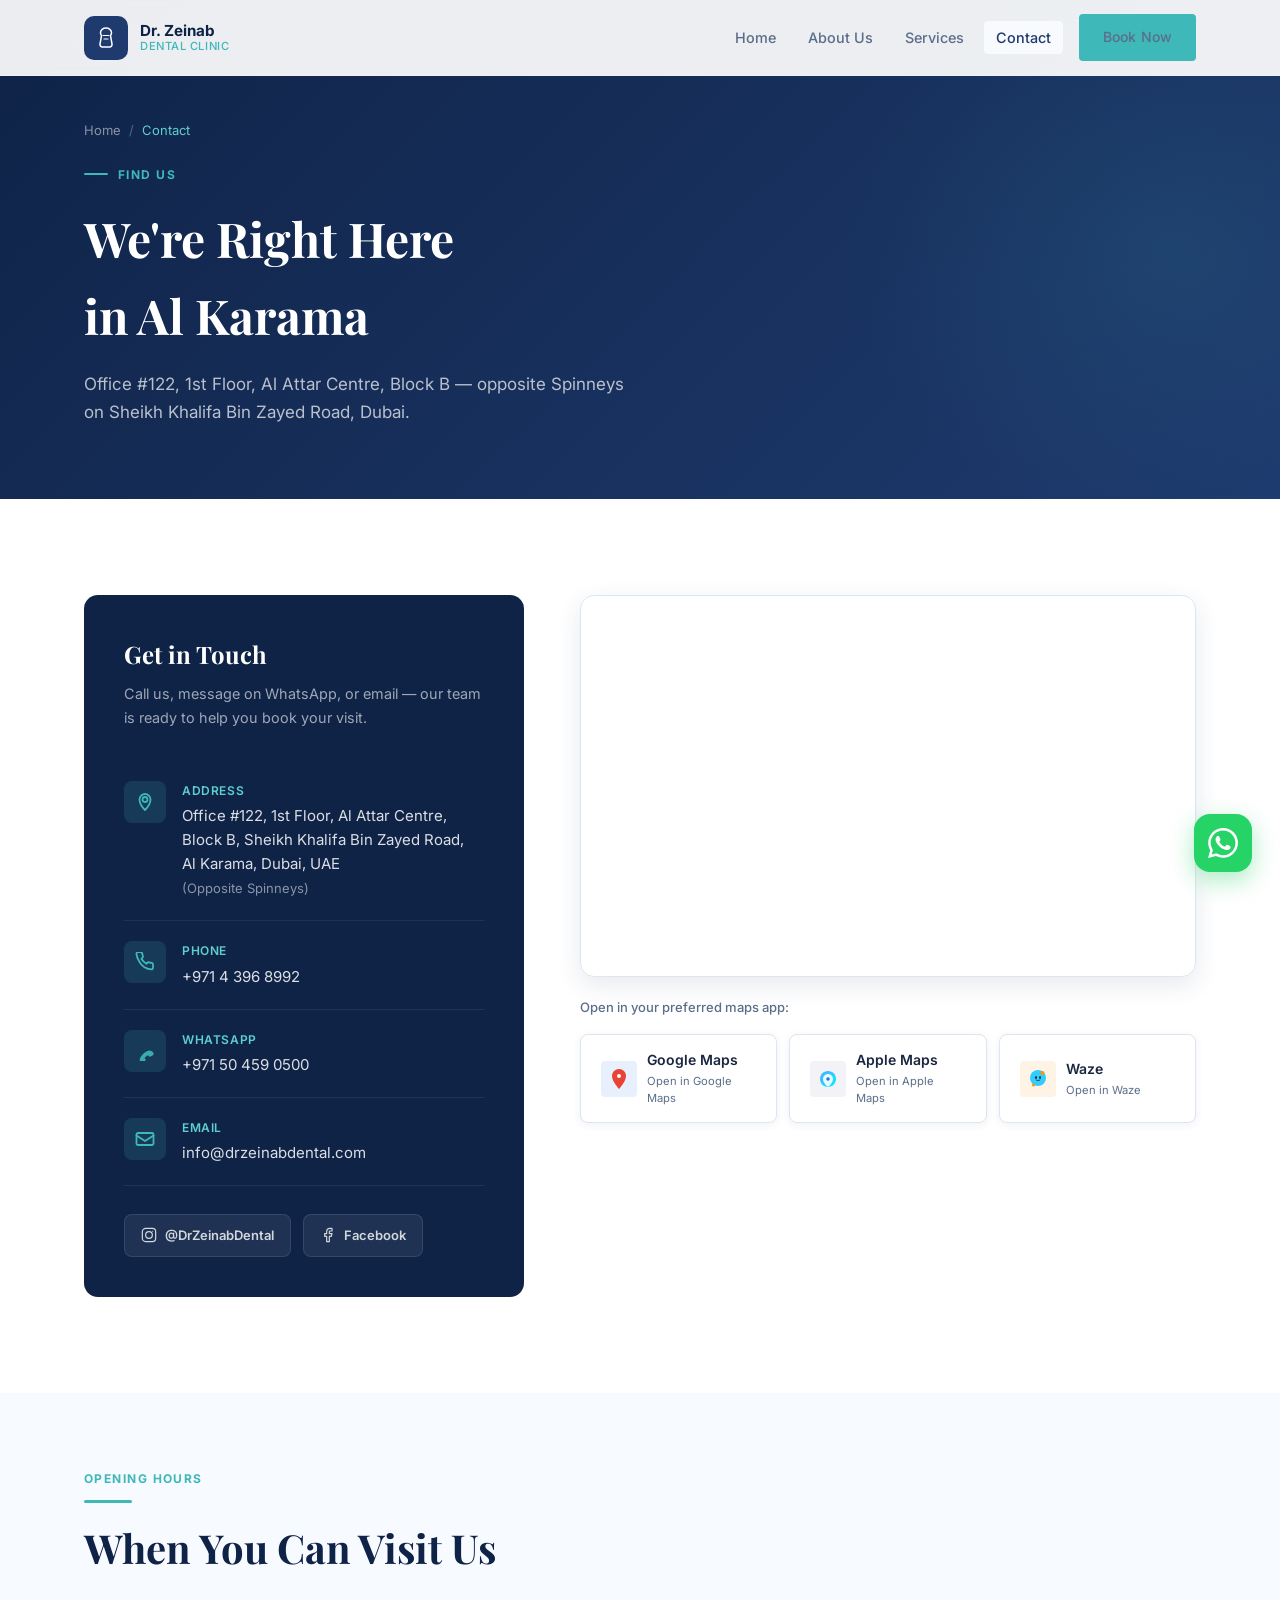
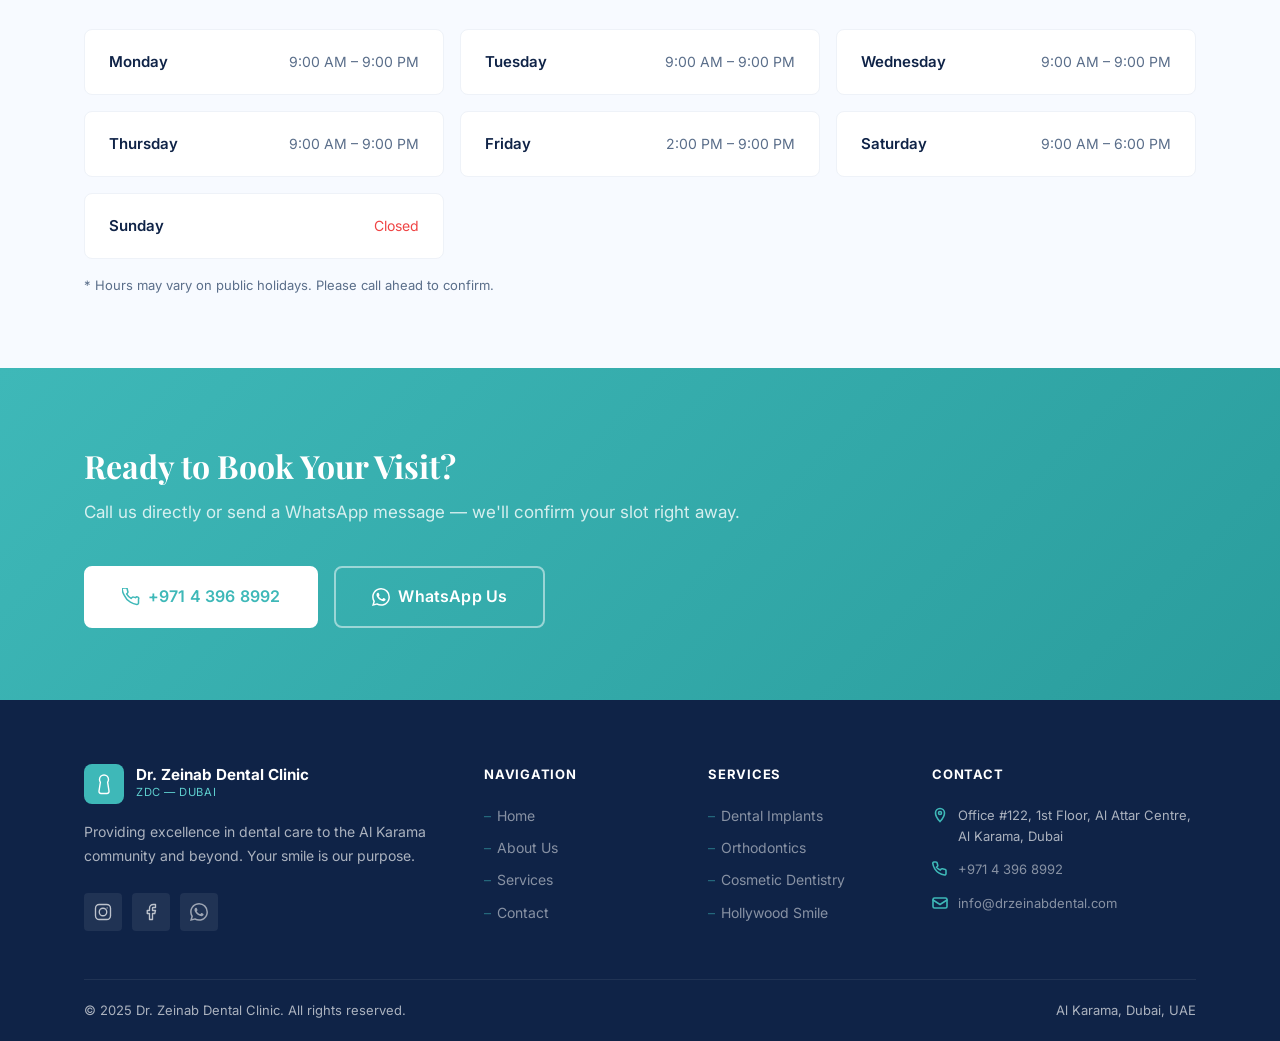
<file: contact.html>
<!DOCTYPE html>
<html lang="en">
<head>
  <meta charset="UTF-8">
  <meta name="viewport" content="width=device-width, initial-scale=1.0">
  <title>Contact Us | Dr. Zeinab Dental Clinic Al Karama Dubai</title>
  <meta name="description" content="Visit Dr. Zeinab Dental Clinic at Office #122, Al Attar Centre, Al Karama, Dubai. Call +971 4 396 8992 or message us on WhatsApp to book your appointment.">
  <meta name="keywords" content="dental clinic al karama contact, Dr Zeinab phone number, dental clinic near spinneys dubai, book dental appointment dubai">
  <link rel="canonical" href="https://drzeinabdental.com/contact.html">
  <link rel="stylesheet" href="css/style.css">
  <link rel="icon" href="images/favicon.svg" type="image/svg+xml">
</head>
<body>

<!-- ── NAVBAR ──────────────────────────────────────────────── -->
<nav class="navbar" role="navigation" aria-label="Main navigation">
  <div class="container">
    <a href="index.html" class="logo" aria-label="Dr. Zeinab Dental Clinic – Home">
      <div class="logo-mark">
        <svg viewBox="0 0 26 26" fill="none" aria-hidden="true">
          <path d="M13 3C10 3 7.5 5 7.5 7.5c0 1.2.4 2.3 1 3.1L7 19c-.3 1.5.8 3 2.3 3h7.4c1.5 0 2.6-1.5 2.3-3l-1.5-8.4c.6-.8 1-1.9 1-3.1C18.5 5 16 3 13 3z" stroke="white" stroke-width="1.5" stroke-linecap="round" stroke-linejoin="round"/>
          <path d="M10 10.5h6M11 14h4" stroke="white" stroke-width="1.2" stroke-linecap="round"/>
        </svg>
      </div>
      <div class="logo-text">
        <span class="logo-name">Dr. Zeinab</span>
        <span class="logo-clinic">Dental Clinic</span>
      </div>
    </a>
    <button class="nav-toggle" aria-label="Toggle menu" aria-expanded="false">
      <span></span><span></span><span></span>
    </button>
    <ul class="nav-links" role="list">
      <li><a href="index.html">Home</a></li>
      <li><a href="about.html">About Us</a></li>
      <li><a href="services.html">Services</a></li>
      <li><a href="contact.html">Contact</a></li>
      <li><a href="tel:+97143968992" class="btn btn-primary">Book Now</a></li>
    </ul>
  </div>
</nav>

<main>
<!-- ── PAGE HERO ────────────────────────────────────────────── -->
<section class="page-hero" aria-label="Contact Us">
  <div class="container">
    <nav class="breadcrumb" aria-label="Breadcrumb">
      <a href="index.html">Home</a>
      <span class="breadcrumb-sep" aria-hidden="true">/</span>
      <span class="breadcrumb-current">Contact</span>
    </nav>
    <div class="page-hero-label">Find Us</div>
    <h1>We're Right Here<br>in Al Karama</h1>
    <p>Office #122, 1st Floor, Al Attar Centre, Block B — opposite Spinneys on Sheikh Khalifa Bin Zayed Road, Dubai.</p>
  </div>
</section>

<!-- ── CONTACT SECTION ──────────────────────────────────────── -->
<section class="contact-section" aria-labelledby="contact-heading">
  <div class="container">
    <div class="contact-grid">

      <!-- Contact info card -->
      <div class="contact-info-card fade-up" aria-label="Contact information">
        <h2 id="contact-heading">Get in Touch</h2>
        <p>Call us, message on WhatsApp, or email — our team is ready to help you book your visit.</p>

        <div class="contact-item">
          <div class="contact-item-icon" aria-hidden="true">
            <svg viewBox="0 0 20 20" fill="none" stroke="currentColor" stroke-width="1.8" stroke-linecap="round" stroke-linejoin="round" aria-hidden="true"><path d="M10 2C7 2 4.5 4.5 4.5 7.5c0 5 5.5 10.5 5.5 10.5S15.5 12.5 15.5 7.5C15.5 4.5 13 2 10 2z"/><circle cx="10" cy="7.5" r="2.5"/></svg>
          </div>
          <div>
            <div class="contact-item-label">Address</div>
            <div class="contact-item-value">Office #122, 1st Floor, Al Attar Centre,<br>Block B, Sheikh Khalifa Bin Zayed Road,<br>Al Karama, Dubai, UAE<br><span style="font-size:.8125rem;opacity:.6">(Opposite Spinneys)</span></div>
          </div>
        </div>

        <div class="contact-item">
          <div class="contact-item-icon" aria-hidden="true">
            <svg viewBox="0 0 20 20" fill="none" stroke="currentColor" stroke-width="1.8" stroke-linecap="round" stroke-linejoin="round" aria-hidden="true"><path d="M18 13.28v2.5a1.67 1.67 0 01-1.82 1.67 16.48 16.48 0 01-7.19-2.56A16.25 16.25 0 014 9.03 16.48 16.48 0 011.45 1.86 1.67 1.67 0 013.11.17H5.6A1.67 1.67 0 017.27 1.6c.11.8.3 1.59.59 2.35a1.67 1.67 0 01-.38 1.76l-1.05 1.06a13.33 13.33 0 005 5l1.06-1.06a1.67 1.67 0 011.75-.37c.76.28 1.56.48 2.36.59A1.67 1.67 0 0118 12.11v1.17z"/></svg>
          </div>
          <div>
            <div class="contact-item-label">Phone</div>
            <div class="contact-item-value"><a href="tel:+97143968992">+971 4 396 8992</a></div>
          </div>
        </div>

        <div class="contact-item">
          <div class="contact-item-icon" aria-hidden="true">
            <svg viewBox="0 0 20 20" fill="none" stroke="currentColor" stroke-width="1.8" stroke-linecap="round" stroke-linejoin="round" aria-hidden="true"><path d="M17.472 11.98c-.248-.694-1.435-1.328-2.006-1.413-.511-.077-1.159-.109-1.871.118-.432.136-.985.319-1.694.625-2.981 1.287-4.928 4.289-5.077 4.487-.148.199-1.064 1.612-1.213 3.074 0 1.463.768 2.182 1.04 2.479.272.298.594.372.792.372.19 0 .38-.003.57-.01.182-.01.427.069.669-.51.247-.595.841-2.058.916-2.207.075-.149.124-.322.025-.52-.1-.199-.149-.323-.298-.497-.148-.173-.312-.387-.446-.52-.148-.148-.303-.309-.13-.606.173-.298.77-1.271 1.653-2.059 1.135-1.012 2.093-1.325 2.39-1.475.297-.148.471-.124.644.075.173.198.743.867.94 1.164.199.298.397.249.67.15.272-.1 1.733-.818 2.03-.967.298-.149.496-.223.57-.347.075-.124.075-.719-.173-1.413z" fill="currentColor" opacity=".9"/></svg>
          </div>
          <div>
            <div class="contact-item-label">WhatsApp</div>
            <div class="contact-item-value"><a href="https://wa.me/971504590500" target="_blank" rel="noopener noreferrer">+971 50 459 0500</a></div>
          </div>
        </div>

        <div class="contact-item">
          <div class="contact-item-icon" aria-hidden="true">
            <svg viewBox="0 0 20 20" fill="none" stroke="currentColor" stroke-width="1.8" stroke-linecap="round" stroke-linejoin="round" aria-hidden="true"><rect x="1.5" y="4" width="17" height="12" rx="1.5"/><path d="M1.5 6.5l8.5 5.5 8.5-5.5"/></svg>
          </div>
          <div>
            <div class="contact-item-label">Email</div>
            <div class="contact-item-value"><a href="mailto:info@drzeinabdental.com">info@drzeinabdental.com</a></div>
          </div>
        </div>

        <div class="contact-social" aria-label="Social media">
          <a href="https://instagram.com/DrZeinabDental" target="_blank" rel="noopener noreferrer" class="social-btn" aria-label="Instagram @DrZeinabDental">
            <svg viewBox="0 0 24 24" fill="none" stroke="currentColor" stroke-width="1.8" stroke-linecap="round" stroke-linejoin="round" width="16" height="16" aria-hidden="true"><rect x="2" y="2" width="20" height="20" rx="5"/><circle cx="12" cy="12" r="5"/><circle cx="17.5" cy="6.5" r=".8" fill="currentColor" stroke="none"/></svg>
            @DrZeinabDental
          </a>
          <a href="https://facebook.com/DrZeinabDentalClinicDubai" target="_blank" rel="noopener noreferrer" class="social-btn" aria-label="Facebook page">
            <svg viewBox="0 0 24 24" fill="none" stroke="currentColor" stroke-width="1.8" stroke-linecap="round" stroke-linejoin="round" width="16" height="16" aria-hidden="true"><path d="M18 2h-3a5 5 0 00-5 5v3H7v4h3v8h4v-8h3l1-4h-4V7a1 1 0 011-1h3z"/></svg>
            Facebook
          </a>
        </div>
      </div>

      <!-- Map + navigation buttons -->
      <div class="fade-up delay-2">
        <div class="map-container" aria-label="Clinic location map">
          <iframe
            src="https://www.google.com/maps/embed?pb=!1m18!1m12!1m3!1d3608.3234073700997!2d55.30217!3d25.24780!2m3!1f0!2f0!3f0!3m2!1i1024!2i768!4f13.1!3m3!1m2!1s0x3e5f5d3a5a6f6b5d%3A0x1a2b3c4d5e6f7a8b!2sAl%20Attar%20Centre%2C%20Al%20Karama%2C%20Dubai!5e0!3m2!1sen!2sae!4v1700000000000!5m2!1sen!2sae"
            allowfullscreen=""
            loading="lazy"
            referrerpolicy="no-referrer-when-downgrade"
            title="Dr. Zeinab Dental Clinic location — Al Attar Centre, Al Karama, Dubai"
          ></iframe>
        </div>

        <p style="font-size:.8125rem;color:var(--text-muted);margin-bottom:16px;font-weight:500">Open in your preferred maps app:</p>

        <div class="map-nav-buttons" role="group" aria-label="Navigation app links">
          <a href="https://maps.app.goo.gl/iXJrVQGKHGaMxzag9"
             target="_blank" rel="noopener noreferrer"
             class="map-nav-btn google"
             aria-label="Get directions in Google Maps">
            <div class="map-nav-btn-icon" aria-hidden="true">
              <!-- Google Maps logo -->
              <svg width="24" height="24" viewBox="0 0 48 48" fill="none" xmlns="http://www.w3.org/2000/svg">
                <path d="M24 4C16.27 4 10 10.27 10 18c0 11.25 14 26 14 26s14-14.75 14-26c0-7.73-6.27-14-14-14z" fill="#EA4335"/>
                <path d="M24 14c-2.21 0-4 1.79-4 4s1.79 4 4 4 4-1.79 4-4-1.79-4-4-4z" fill="white"/>
              </svg>
            </div>
            <div class="map-nav-btn-text">
              <span>Google Maps</span>
              <span class="map-nav-btn-sub">Open in Google Maps</span>
            </div>
          </a>

          <a href="https://maps.apple.com/?address=Al+Attar+Centre,+Block+B,+Sheikh+Khalifa+Bin+Zayed+Road,+Al+Karama,+Dubai,+UAE&q=Dr+Zeinab+Dental+Clinic"
             target="_blank" rel="noopener noreferrer"
             class="map-nav-btn apple"
             aria-label="Get directions in Apple Maps">
            <div class="map-nav-btn-icon" aria-hidden="true">
              <!-- Apple Maps logo -->
              <svg width="24" height="24" viewBox="0 0 48 48" fill="none" xmlns="http://www.w3.org/2000/svg">
                <rect width="48" height="48" rx="10" fill="#f2f2f7"/>
                <path d="M24 8C15.16 8 8 15.16 8 24s7.16 16 16 16 16-7.16 16-16S32.84 8 24 8z" fill="url(#appleGrad)"/>
                <path d="M24 14c-5.52 0-10 4.48-10 10 0 6.28 6 13 10 16 4-3 10-9.72 10-16 0-5.52-4.48-10-10-10z" fill="white" opacity=".9"/>
                <circle cx="24" cy="24" r="3.5" fill="#1a73e8"/>
                <defs><linearGradient id="appleGrad" x1="8" y1="8" x2="40" y2="40" gradientUnits="userSpaceOnUse"><stop stop-color="#4facfe"/><stop offset="1" stop-color="#00f2fe"/></linearGradient></defs>
              </svg>
            </div>
            <div class="map-nav-btn-text">
              <span>Apple Maps</span>
              <span class="map-nav-btn-sub">Open in Apple Maps</span>
            </div>
          </a>

          <a href="https://waze.com/ul?q=Al+Attar+Centre+Al+Karama+Dubai&navigate=yes"
             target="_blank" rel="noopener noreferrer"
             class="map-nav-btn waze"
             aria-label="Get directions in Waze">
            <div class="map-nav-btn-icon" aria-hidden="true">
              <!-- Waze logo -->
              <svg width="24" height="24" viewBox="0 0 48 48" fill="none" xmlns="http://www.w3.org/2000/svg">
                <circle cx="24" cy="22" r="16" fill="#33CCFF"/>
                <path d="M24 10c-6.63 0-12 5.37-12 12 0 4.5 2.5 8.5 6.1 10.7l-.5 3.3 3.5-1.5c.9.3 1.9.5 2.9.5 6.63 0 12-5.37 12-12S30.63 10 24 10z" fill="#33CCFF" stroke="#33CCFF"/>
                <ellipse cx="20" cy="21" rx="2" ry="2.5" fill="#1a1a1a"/>
                <ellipse cx="28" cy="21" rx="2" ry="2.5" fill="#1a1a1a"/>
                <path d="M20 26c1 1.5 7 1.5 8 0" stroke="#1a1a1a" stroke-width="1.5" stroke-linecap="round"/>
                <circle cx="33" cy="12" r="4" fill="#FF9500"/>
                <circle cx="15" cy="36" r="3" fill="#FF9500"/>
              </svg>
            </div>
            <div class="map-nav-btn-text">
              <span>Waze</span>
              <span class="map-nav-btn-sub">Open in Waze</span>
            </div>
          </a>
        </div>
      </div>
    </div>
  </div>
</section>

<!-- ── HOURS ─────────────────────────────────────────────────── -->
<section class="hours-section" aria-labelledby="hours-heading">
  <div class="container">
    <div class="section-header fade-up">
      <span class="section-label">Opening Hours</span>
      <span class="teal-bar" aria-hidden="true"></span>
      <h2 class="section-title" id="hours-heading">When You Can Visit Us</h2>
    </div>
    <div class="hours-grid fade-up delay-1" role="list" aria-label="Opening hours">
      <div class="hours-card" role="listitem">
        <span class="hours-day">Monday</span>
        <span class="hours-time">9:00 AM – 9:00 PM</span>
      </div>
      <div class="hours-card" role="listitem">
        <span class="hours-day">Tuesday</span>
        <span class="hours-time">9:00 AM – 9:00 PM</span>
      </div>
      <div class="hours-card" role="listitem">
        <span class="hours-day">Wednesday</span>
        <span class="hours-time">9:00 AM – 9:00 PM</span>
      </div>
      <div class="hours-card" role="listitem">
        <span class="hours-day">Thursday</span>
        <span class="hours-time">9:00 AM – 9:00 PM</span>
      </div>
      <div class="hours-card" role="listitem">
        <span class="hours-day">Friday</span>
        <span class="hours-time">2:00 PM – 9:00 PM</span>
      </div>
      <div class="hours-card" role="listitem">
        <span class="hours-day">Saturday</span>
        <span class="hours-time">9:00 AM – 6:00 PM</span>
      </div>
      <div class="hours-card" role="listitem">
        <span class="hours-day">Sunday</span>
        <span class="hours-closed">Closed</span>
      </div>
    </div>
    <p style="font-size:.8125rem;color:var(--text-muted);margin-top:16px" class="fade-up delay-2">
      * Hours may vary on public holidays. Please call ahead to confirm.
    </p>
  </div>
</section>

<!-- ── CTA ───────────────────────────────────────────────────── -->
<section class="cta-banner" aria-label="Book an appointment">
  <div class="container">
    <div class="cta-banner-inner">
      <div class="fade-up">
        <h2>Ready to Book Your Visit?</h2>
        <p>Call us directly or send a WhatsApp message — we'll confirm your slot right away.</p>
      </div>
      <div class="cta-banner-actions fade-up delay-2">
        <a href="tel:+97143968992" class="btn btn-white btn-lg">
          <svg width="18" height="18" viewBox="0 0 24 24" fill="none" stroke="currentColor" stroke-width="2" stroke-linecap="round" stroke-linejoin="round" aria-hidden="true"><path d="M22 16.92v3a2 2 0 01-2.18 2 19.79 19.79 0 01-8.63-3.07A19.5 19.5 0 013.07 9.81 19.79 19.79 0 01.13 1.2 2 2 0 012.11 0h3a2 2 0 012 1.72 12.84 12.84 0 00.7 2.81 2 2 0 01-.45 2.11L6.09 7.91a16 16 0 006 6l1.27-1.27a2 2 0 012.11-.45 12.84 12.84 0 002.81.7A2 2 0 0122 14.92v2z"/></svg>
          +971 4 396 8992
        </a>
        <a href="https://wa.me/971504590500" class="btn btn-outline btn-lg" target="_blank" rel="noopener noreferrer">
          <svg width="18" height="18" viewBox="0 0 24 24" fill="currentColor" aria-hidden="true"><path d="M17.472 14.382c-.297-.149-1.758-.867-2.03-.967-.273-.099-.471-.148-.67.15-.197.297-.767.966-.94 1.164-.173.199-.347.223-.644.075-.297-.15-1.255-.463-2.39-1.475-.883-.788-1.48-1.761-1.653-2.059-.173-.297-.018-.458.13-.606.134-.133.298-.347.446-.52.149-.174.198-.298.298-.497.099-.198.05-.371-.025-.52-.075-.149-.669-1.612-.916-2.207-.242-.579-.487-.5-.669-.51a12.8 12.8 0 00-.57-.01c-.198 0-.52.074-.792.372-.272.297-1.04 1.016-1.04 2.479 0 1.462 1.065 2.875 1.213 3.074.149.198 2.096 3.2 5.077 4.487.709.306 1.262.489 1.694.625.712.227 1.36.195 1.871.118.571-.085 1.758-.719 2.006-1.413.248-.694.248-1.289.173-1.413-.074-.124-.272-.198-.57-.347m-5.421 7.403h-.004a9.87 9.87 0 01-5.031-1.378l-.361-.214-3.741.982.998-3.648-.235-.374a9.86 9.86 0 01-1.51-5.26c.001-5.45 4.436-9.884 9.888-9.884 2.64 0 5.122 1.03 6.988 2.898a9.825 9.825 0 012.893 6.994c-.003 5.45-4.437 9.884-9.885 9.884m8.413-18.297A11.815 11.815 0 0012.05 0C5.495 0 .16 5.335.157 11.892c0 2.096.547 4.142 1.588 5.945L.057 24l6.305-1.654a11.882 11.882 0 005.683 1.448h.005c6.554 0 11.89-5.335 11.893-11.893a11.821 11.821 0 00-3.48-8.413z"/></svg>
          WhatsApp Us
        </a>
      </div>
    </div>
  </div>
</section>
</main>

<!-- ── FOOTER ───────────────────────────────────────────────── -->
<footer class="footer" role="contentinfo">
  <div class="container">
    <div class="footer-grid">
      <div class="footer-brand">
        <div class="footer-logo">
          <div class="footer-logo-mark" aria-hidden="true">
            <svg viewBox="0 0 22 22" fill="none" width="22" height="22">
              <path d="M11 2C8.5 2 6.5 4 6.5 6.5c0 1 .3 1.9.9 2.6L6 18c-.2 1.3.7 2.5 2 2.5h6c1.3 0 2.2-1.2 2-2.5l-1.4-8.9c.6-.7.9-1.6.9-2.6C15.5 4 13.5 2 11 2z" stroke="white" stroke-width="1.4" stroke-linecap="round" stroke-linejoin="round"/>
            </svg>
          </div>
          <div>
            <div class="footer-logo-name">Dr. Zeinab Dental Clinic</div>
            <div class="footer-logo-sub">ZDC — Dubai</div>
          </div>
        </div>
        <p>Providing excellence in dental care to the Al Karama community and beyond. Your smile is our purpose.</p>
        <div class="footer-social" aria-label="Social media links">
          <a href="https://instagram.com/DrZeinabDental" target="_blank" rel="noopener noreferrer" class="footer-social-btn" aria-label="Instagram">
            <svg viewBox="0 0 24 24" fill="none" stroke="currentColor" stroke-width="1.8" stroke-linecap="round" stroke-linejoin="round" aria-hidden="true"><rect x="2" y="2" width="20" height="20" rx="5"/><circle cx="12" cy="12" r="5"/><circle cx="17.5" cy="6.5" r=".8" fill="currentColor" stroke="none"/></svg>
          </a>
          <a href="https://facebook.com/DrZeinabDentalClinicDubai" target="_blank" rel="noopener noreferrer" class="footer-social-btn" aria-label="Facebook">
            <svg viewBox="0 0 24 24" fill="none" stroke="currentColor" stroke-width="1.8" stroke-linecap="round" stroke-linejoin="round" aria-hidden="true"><path d="M18 2h-3a5 5 0 00-5 5v3H7v4h3v8h4v-8h3l1-4h-4V7a1 1 0 011-1h3z"/></svg>
          </a>
          <a href="https://wa.me/971504590500" target="_blank" rel="noopener noreferrer" class="footer-social-btn" aria-label="WhatsApp">
            <svg viewBox="0 0 24 24" fill="currentColor" stroke="none" aria-hidden="true"><path d="M17.472 14.382c-.297-.149-1.758-.867-2.03-.967-.273-.099-.471-.148-.67.15-.197.297-.767.966-.94 1.164-.173.199-.347.223-.644.075-.297-.15-1.255-.463-2.39-1.475-.883-.788-1.48-1.761-1.653-2.059-.173-.297-.018-.458.13-.606.134-.133.298-.347.446-.52.149-.174.198-.298.298-.497.099-.198.05-.371-.025-.52-.075-.149-.669-1.612-.916-2.207-.242-.579-.487-.5-.669-.51a12.8 12.8 0 00-.57-.01c-.198 0-.52.074-.792.372-.272.297-1.04 1.016-1.04 2.479 0 1.462 1.065 2.875 1.213 3.074.149.198 2.096 3.2 5.077 4.487.709.306 1.262.489 1.694.625.712.227 1.36.195 1.871.118.571-.085 1.758-.719 2.006-1.413.248-.694.248-1.289.173-1.413-.074-.124-.272-.198-.57-.347m-5.421 7.403h-.004a9.87 9.87 0 01-5.031-1.378l-.361-.214-3.741.982.998-3.648-.235-.374a9.86 9.86 0 01-1.51-5.26c.001-5.45 4.436-9.884 9.888-9.884 2.64 0 5.122 1.03 6.988 2.898a9.825 9.825 0 012.893 6.994c-.003 5.45-4.437 9.884-9.885 9.884m8.413-18.297A11.815 11.815 0 0012.05 0C5.495 0 .16 5.335.157 11.892c0 2.096.547 4.142 1.588 5.945L.057 24l6.305-1.654a11.882 11.882 0 005.683 1.448h.005c6.554 0 11.89-5.335 11.893-11.893a11.821 11.821 0 00-3.48-8.413z" opacity=".8"/></svg>
          </a>
        </div>
      </div>
      <div class="footer-col">
        <h4>Navigation</h4>
        <ul>
          <li><a href="index.html">Home</a></li>
          <li><a href="about.html">About Us</a></li>
          <li><a href="services.html">Services</a></li>
          <li><a href="contact.html">Contact</a></li>
        </ul>
      </div>
      <div class="footer-col">
        <h4>Services</h4>
        <ul>
          <li><a href="services.html#implants">Dental Implants</a></li>
          <li><a href="services.html#orthodontics">Orthodontics</a></li>
          <li><a href="services.html#cosmetic">Cosmetic Dentistry</a></li>
          <li><a href="services.html#cosmetic">Hollywood Smile</a></li>
        </ul>
      </div>
      <div class="footer-col">
        <h4>Contact</h4>
        <div class="footer-contact-item">
          <svg viewBox="0 0 16 16" fill="none" stroke="currentColor" stroke-width="1.6" stroke-linecap="round" aria-hidden="true"><path d="M8 1.5C5.5 1.5 3.5 3.5 3.5 6c0 4 4.5 8.5 4.5 8.5S12.5 10 12.5 6c0-2.5-2-4.5-4.5-4.5z"/><circle cx="8" cy="6" r="1.5"/></svg>
          <span>Office #122, 1st Floor, Al Attar Centre, Al Karama, Dubai</span>
        </div>
        <div class="footer-contact-item">
          <svg viewBox="0 0 16 16" fill="none" stroke="currentColor" stroke-width="1.6" stroke-linecap="round" aria-hidden="true"><path d="M14 10.62v2a1.33 1.33 0 01-1.45 1.33 13.18 13.18 0 01-5.75-2.05 13 13 0 01-4-4 13.18 13.18 0 01-2.05-5.78A1.33 1.33 0 011.87 1H3.9a1.33 1.33 0 011.33 1.14c.09.64.24 1.27.47 1.88a1.33 1.33 0 01-.3 1.4l-.84.85A10.67 10.67 0 008.23 9l.85-.85a1.33 1.33 0 011.4-.3c.6.23 1.24.38 1.88.47A1.33 1.33 0 0114 9.67v.95z"/></svg>
          <span><a href="tel:+97143968992">+971 4 396 8992</a></span>
        </div>
        <div class="footer-contact-item">
          <svg viewBox="0 0 16 16" fill="none" stroke="currentColor" stroke-width="1.6" stroke-linecap="round" aria-hidden="true"><rect x="1" y="3" width="14" height="10" rx="1.5"/><path d="M1 5l7 4.5L15 5"/></svg>
          <span><a href="mailto:info@drzeinabdental.com">info@drzeinabdental.com</a></span>
        </div>
      </div>
    </div>
    <div class="footer-bottom">
      <span>&copy; 2025 Dr. Zeinab Dental Clinic. All rights reserved.</span>
      <span>Al Karama, Dubai, UAE</span>
    </div>
  </div>
</footer>

<!-- ── FLOATING WHATSAPP ────────────────────────────────────── -->
<div class="whatsapp-float" role="complementary" aria-label="WhatsApp contact">
  <div class="whatsapp-tooltip" aria-hidden="true">Book via WhatsApp</div>
  <a href="https://wa.me/971504590500" class="whatsapp-btn" target="_blank" rel="noopener noreferrer" aria-label="Contact us on WhatsApp">
    <svg viewBox="0 0 24 24" fill="currentColor" aria-hidden="true">
      <path d="M17.472 14.382c-.297-.149-1.758-.867-2.03-.967-.273-.099-.471-.148-.67.15-.197.297-.767.966-.94 1.164-.173.199-.347.223-.644.075-.297-.15-1.255-.463-2.39-1.475-.883-.788-1.48-1.761-1.653-2.059-.173-.297-.018-.458.13-.606.134-.133.298-.347.446-.52.149-.174.198-.298.298-.497.099-.198.05-.371-.025-.52-.075-.149-.669-1.612-.916-2.207-.242-.579-.487-.5-.669-.51a12.8 12.8 0 00-.57-.01c-.198 0-.52.074-.792.372-.272.297-1.04 1.016-1.04 2.479 0 1.462 1.065 2.875 1.213 3.074.149.198 2.096 3.2 5.077 4.487.709.306 1.262.489 1.694.625.712.227 1.36.195 1.871.118.571-.085 1.758-.719 2.006-1.413.248-.694.248-1.289.173-1.413-.074-.124-.272-.198-.57-.347m-5.421 7.403h-.004a9.87 9.87 0 01-5.031-1.378l-.361-.214-3.741.982.998-3.648-.235-.374a9.86 9.86 0 01-1.51-5.26c.001-5.45 4.436-9.884 9.888-9.884 2.64 0 5.122 1.03 6.988 2.898a9.825 9.825 0 012.893 6.994c-.003 5.45-4.437 9.884-9.885 9.884m8.413-18.297A11.815 11.815 0 0012.05 0C5.495 0 .16 5.335.157 11.892c0 2.096.547 4.142 1.588 5.945L.057 24l6.305-1.654a11.882 11.882 0 005.683 1.448h.005c6.554 0 11.89-5.335 11.893-11.893a11.821 11.821 0 00-3.48-8.413z"/>
    </svg>
  </a>
</div>

<script src="js/main.js"></script>
</body>
</html>
</file>
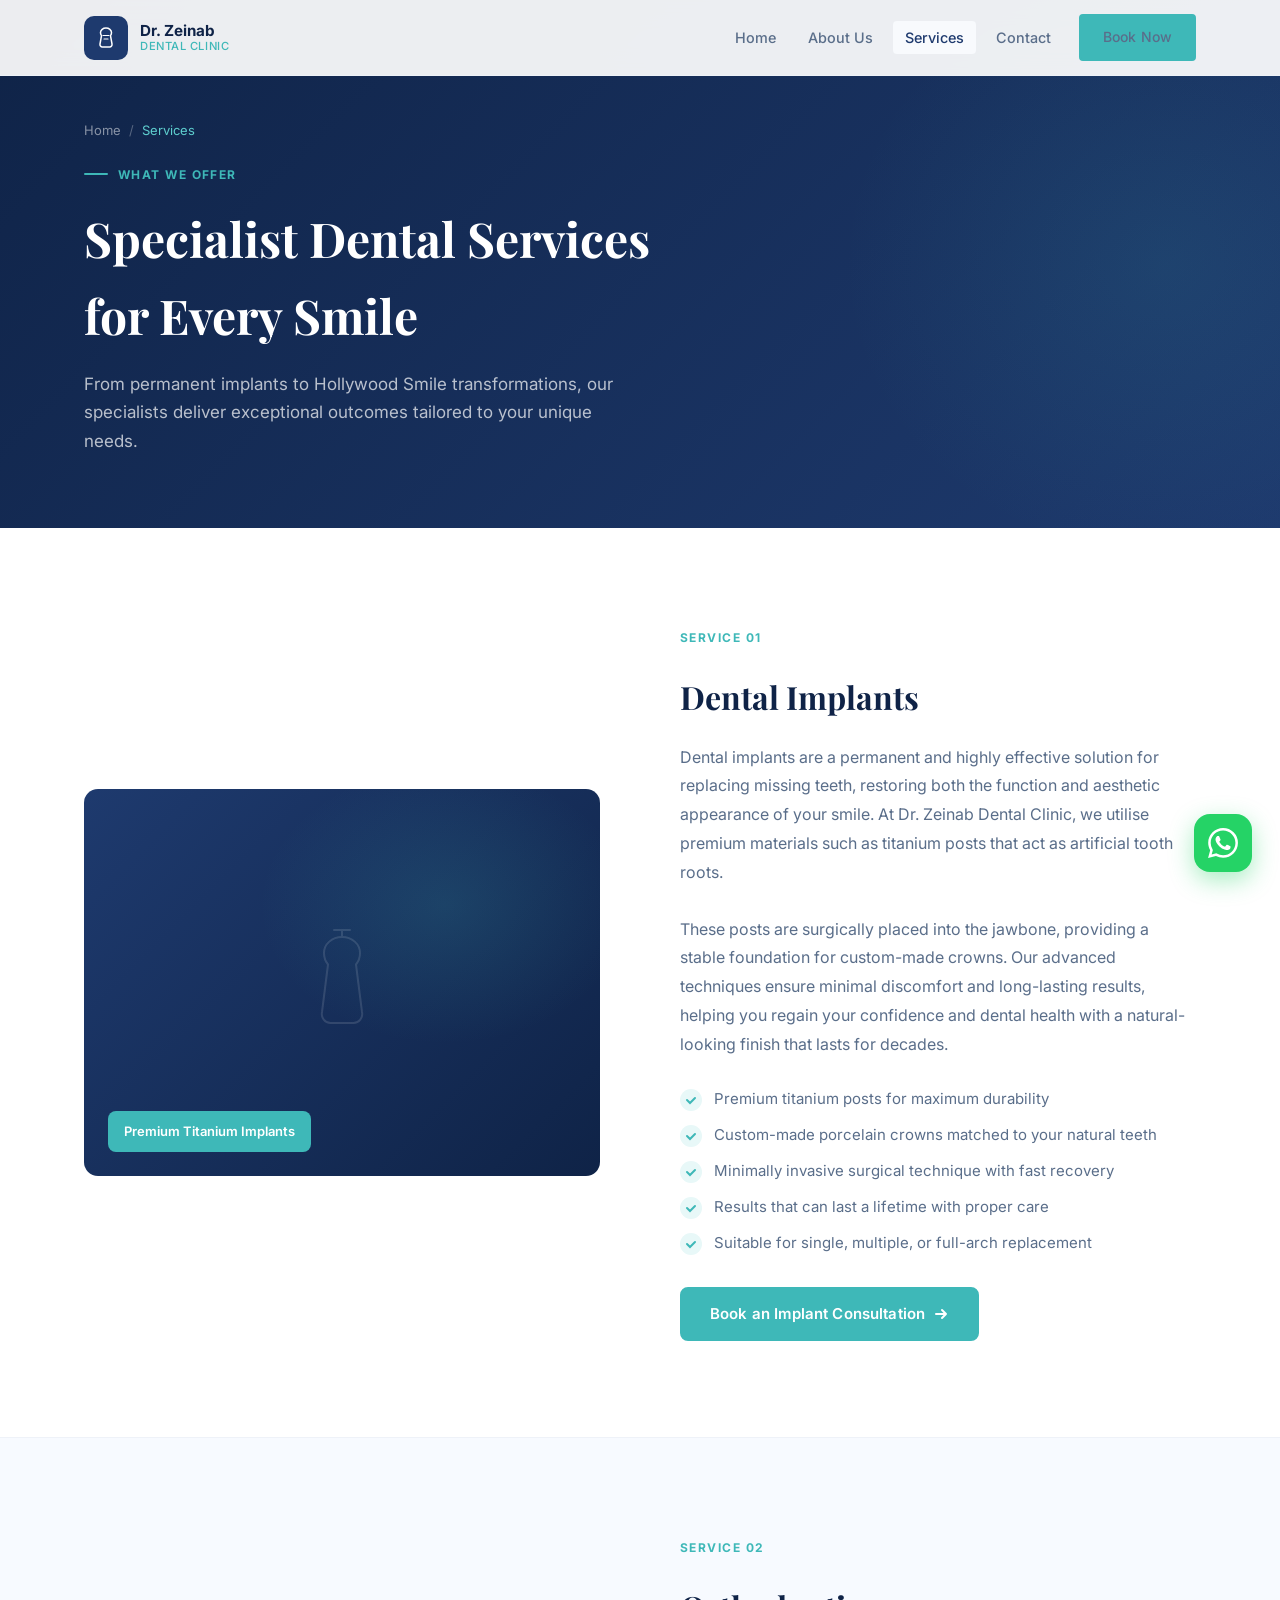
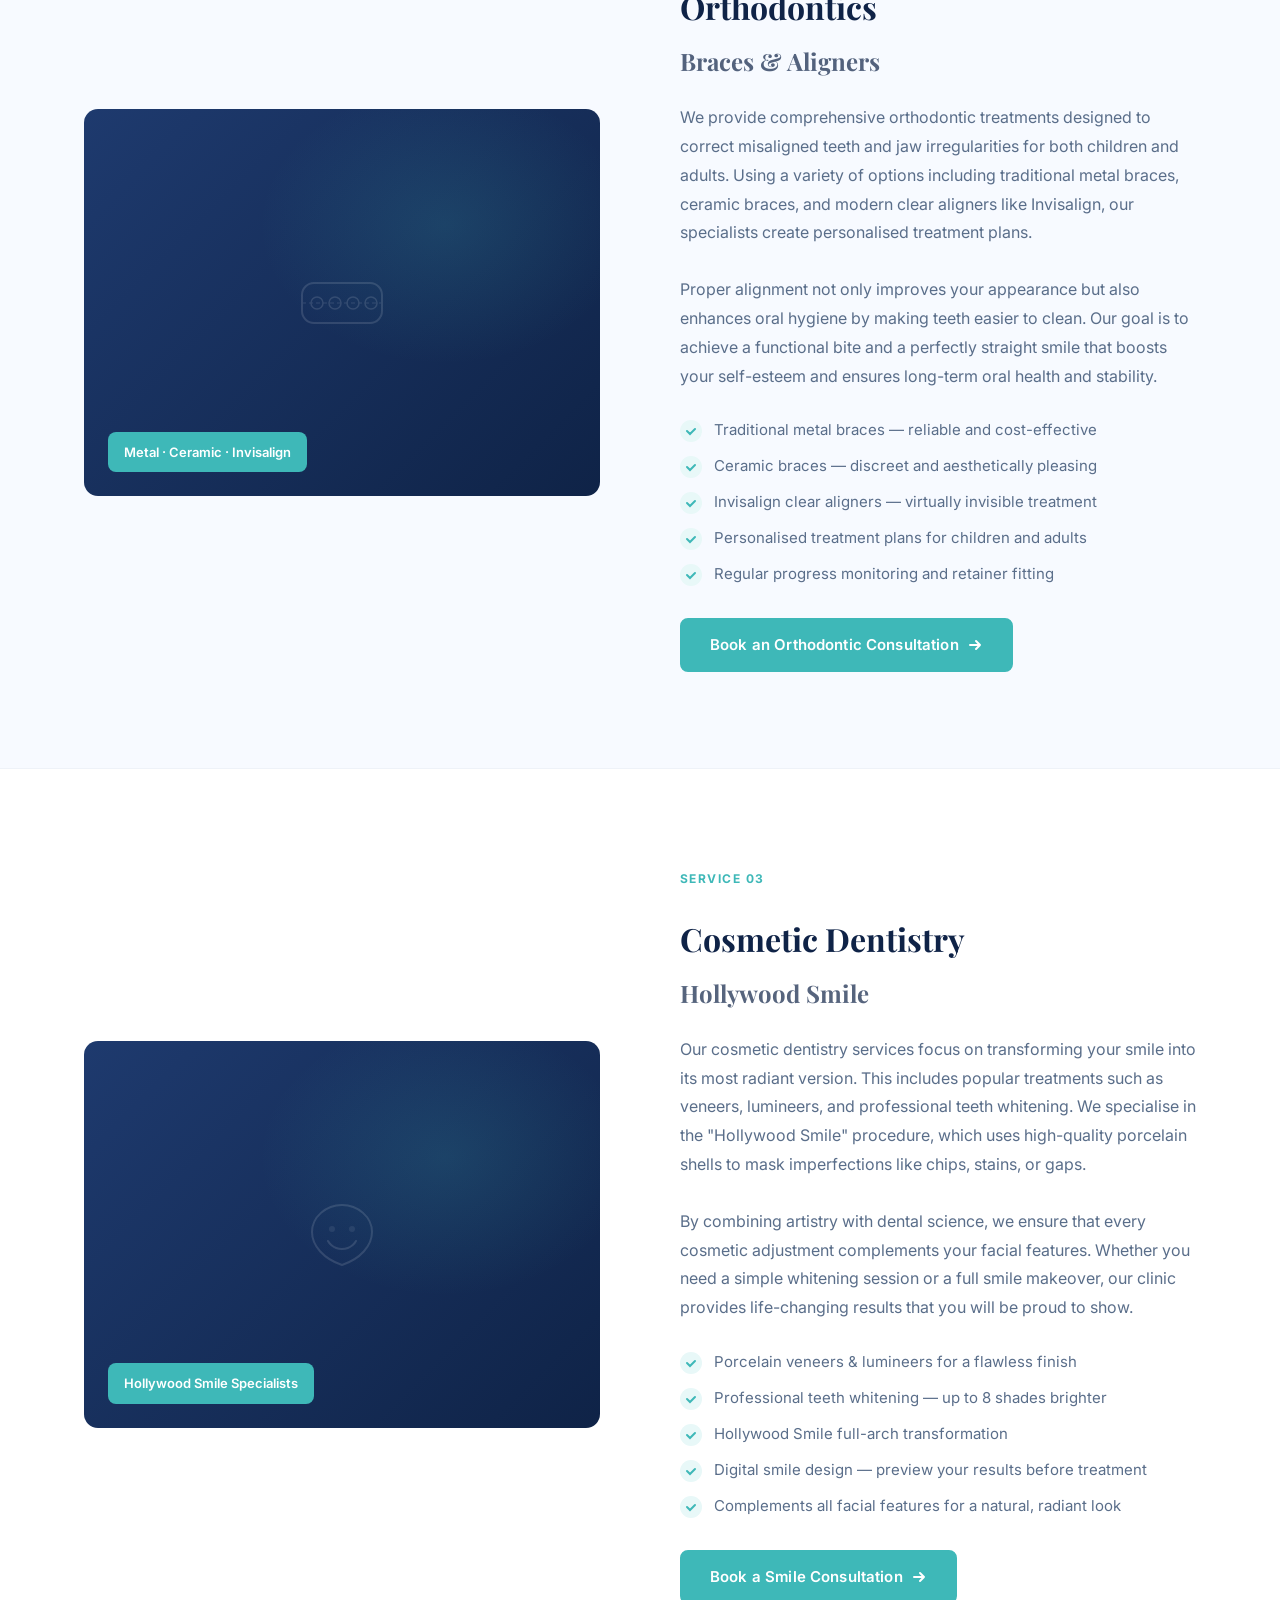
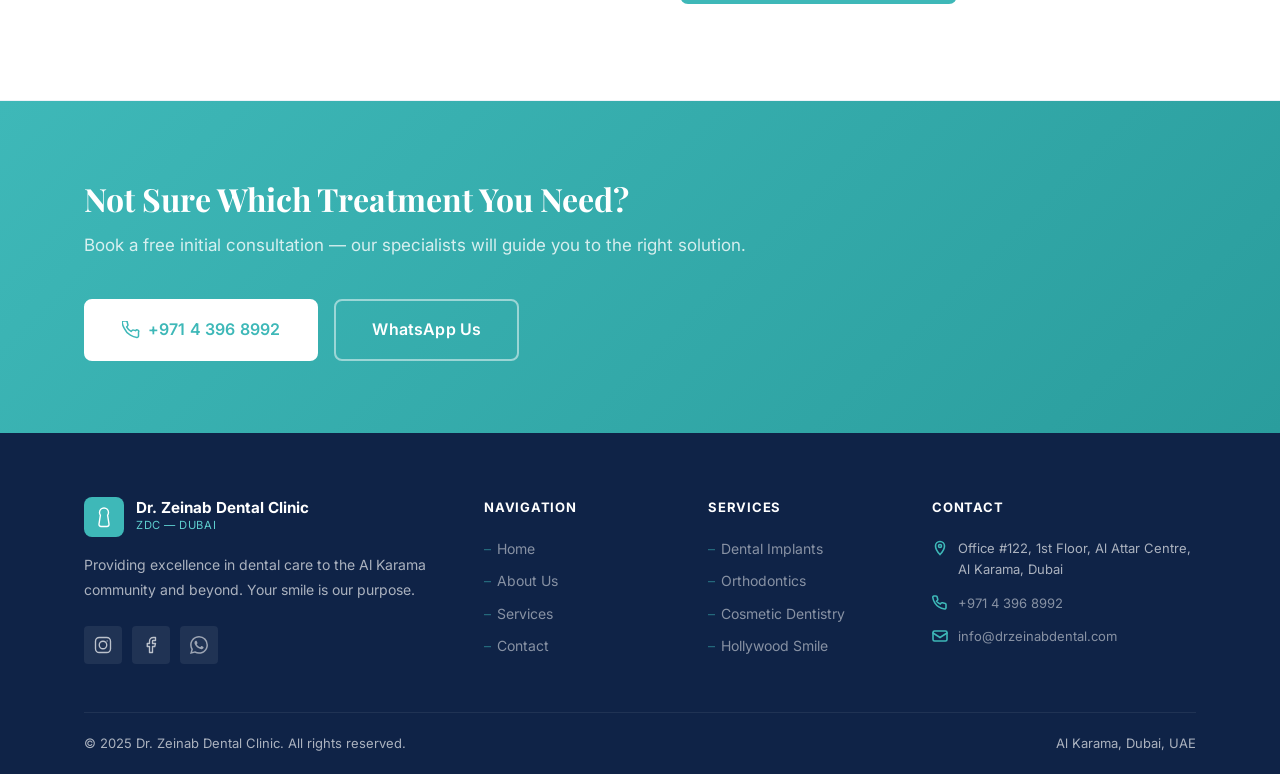
<file: services.html>
<!DOCTYPE html>
<html lang="en">
<head>
  <meta charset="UTF-8">
  <meta name="viewport" content="width=device-width, initial-scale=1.0">
  <title>Services | Dr. Zeinab Dental Clinic Dubai</title>
  <meta name="description" content="Dental Implants, Orthodontics (Braces & Invisalign), and Cosmetic Dentistry (Hollywood Smile) at Dr. Zeinab Dental Clinic, Al Karama Dubai.">
  <meta name="keywords" content="dental implants dubai, invisalign dubai, hollywood smile dubai, braces al karama, veneers dubai, teeth whitening dubai">
  <link rel="canonical" href="https://drzeinabdental.com/services.html">
  <link rel="stylesheet" href="css/style.css">
  <link rel="icon" href="images/favicon.svg" type="image/svg+xml">
</head>
<body>

<!-- ── NAVBAR ──────────────────────────────────────────────── -->
<nav class="navbar" role="navigation" aria-label="Main navigation">
  <div class="container">
    <a href="index.html" class="logo" aria-label="Dr. Zeinab Dental Clinic – Home">
      <div class="logo-mark">
        <svg viewBox="0 0 26 26" fill="none" aria-hidden="true">
          <path d="M13 3C10 3 7.5 5 7.5 7.5c0 1.2.4 2.3 1 3.1L7 19c-.3 1.5.8 3 2.3 3h7.4c1.5 0 2.6-1.5 2.3-3l-1.5-8.4c.6-.8 1-1.9 1-3.1C18.5 5 16 3 13 3z" stroke="white" stroke-width="1.5" stroke-linecap="round" stroke-linejoin="round"/>
          <path d="M10 10.5h6M11 14h4" stroke="white" stroke-width="1.2" stroke-linecap="round"/>
        </svg>
      </div>
      <div class="logo-text">
        <span class="logo-name">Dr. Zeinab</span>
        <span class="logo-clinic">Dental Clinic</span>
      </div>
    </a>
    <button class="nav-toggle" aria-label="Toggle menu" aria-expanded="false">
      <span></span><span></span><span></span>
    </button>
    <ul class="nav-links" role="list">
      <li><a href="index.html">Home</a></li>
      <li><a href="about.html">About Us</a></li>
      <li><a href="services.html">Services</a></li>
      <li><a href="contact.html">Contact</a></li>
      <li><a href="tel:+97143968992" class="btn btn-primary">Book Now</a></li>
    </ul>
  </div>
</nav>

<main>
<!-- ── PAGE HERO ────────────────────────────────────────────── -->
<section class="page-hero" aria-label="Our Services">
  <div class="container">
    <nav class="breadcrumb" aria-label="Breadcrumb">
      <a href="index.html">Home</a>
      <span class="breadcrumb-sep" aria-hidden="true">/</span>
      <span class="breadcrumb-current">Services</span>
    </nav>
    <div class="page-hero-label">What We Offer</div>
    <h1>Specialist Dental Services<br>for Every Smile</h1>
    <p>From permanent implants to Hollywood Smile transformations, our specialists deliver exceptional outcomes tailored to your unique needs.</p>
  </div>
</section>

<!-- ── SERVICE 1: DENTAL IMPLANTS ─────────────────────────── -->
<section class="service-detail-section" id="implants" aria-labelledby="implants-heading">
  <div class="container">
    <div class="service-detail-grid">
      <div class="service-detail-visual fade-up" aria-hidden="true">
        <div class="service-detail-visual-overlay"></div>
        <svg viewBox="0 0 120 120" fill="none" xmlns="http://www.w3.org/2000/svg">
          <path d="M60 15C50 15 42 22 42 31c0 4.5 1.5 8.5 4 11.5L40 90c-1.2 5.5 3 11 8.5 11h23c5.5 0 9.7-5.5 8.5-11L74 42.5c2.5-3 4-7 4-11.5C78 22 70 15 60 15z" stroke="white" stroke-width="2" stroke-linecap="round" stroke-linejoin="round"/>
          <line x1="60" y1="15" x2="60" y2="8" stroke="white" stroke-width="2" stroke-linecap="round"/>
          <line x1="52" y1="8" x2="68" y2="8" stroke="white" stroke-width="2" stroke-linecap="round"/>
        </svg>
        <div class="service-detail-badge">Premium Titanium Implants</div>
      </div>

      <div class="service-detail-content fade-up delay-2">
        <span class="section-label">Service 01</span>
        <h2 id="implants-heading">Dental Implants</h2>
        <p>Dental implants are a permanent and highly effective solution for replacing missing teeth, restoring both the function and aesthetic appearance of your smile. At Dr. Zeinab Dental Clinic, we utilise premium materials such as titanium posts that act as artificial tooth roots.</p>
        <p>These posts are surgically placed into the jawbone, providing a stable foundation for custom-made crowns. Our advanced techniques ensure minimal discomfort and long-lasting results, helping you regain your confidence and dental health with a natural-looking finish that lasts for decades.</p>

        <ul class="service-bullets" aria-label="Key benefits">
          <li class="service-bullet">
            <div class="service-bullet-dot" aria-hidden="true">
              <svg viewBox="0 0 12 12" fill="none" stroke="currentColor" stroke-width="2" stroke-linecap="round" aria-hidden="true"><path d="M2 6l3 3 5-5"/></svg>
            </div>
            <span>Premium titanium posts for maximum durability</span>
          </li>
          <li class="service-bullet">
            <div class="service-bullet-dot" aria-hidden="true">
              <svg viewBox="0 0 12 12" fill="none" stroke="currentColor" stroke-width="2" stroke-linecap="round" aria-hidden="true"><path d="M2 6l3 3 5-5"/></svg>
            </div>
            <span>Custom-made porcelain crowns matched to your natural teeth</span>
          </li>
          <li class="service-bullet">
            <div class="service-bullet-dot" aria-hidden="true">
              <svg viewBox="0 0 12 12" fill="none" stroke="currentColor" stroke-width="2" stroke-linecap="round" aria-hidden="true"><path d="M2 6l3 3 5-5"/></svg>
            </div>
            <span>Minimally invasive surgical technique with fast recovery</span>
          </li>
          <li class="service-bullet">
            <div class="service-bullet-dot" aria-hidden="true">
              <svg viewBox="0 0 12 12" fill="none" stroke="currentColor" stroke-width="2" stroke-linecap="round" aria-hidden="true"><path d="M2 6l3 3 5-5"/></svg>
            </div>
            <span>Results that can last a lifetime with proper care</span>
          </li>
          <li class="service-bullet">
            <div class="service-bullet-dot" aria-hidden="true">
              <svg viewBox="0 0 12 12" fill="none" stroke="currentColor" stroke-width="2" stroke-linecap="round" aria-hidden="true"><path d="M2 6l3 3 5-5"/></svg>
            </div>
            <span>Suitable for single, multiple, or full-arch replacement</span>
          </li>
        </ul>

        <a href="tel:+97143968992" class="btn btn-primary">
          Book an Implant Consultation
          <svg width="16" height="16" viewBox="0 0 16 16" fill="none" stroke="currentColor" stroke-width="2" stroke-linecap="round" stroke-linejoin="round" aria-hidden="true"><path d="M3 8h10M9 4l4 4-4 4"/></svg>
        </a>
      </div>
    </div>
  </div>
</section>

<!-- ── SERVICE 2: ORTHODONTICS ─────────────────────────────── -->
<section class="service-detail-section alt" id="orthodontics" aria-labelledby="ortho-heading">
  <div class="container">
    <div class="service-detail-grid reverse">
      <div class="service-detail-content fade-up">
        <span class="section-label">Service 02</span>
        <h2 id="ortho-heading">Orthodontics<br><span style="font-size:.75em;opacity:.7">Braces &amp; Aligners</span></h2>
        <p>We provide comprehensive orthodontic treatments designed to correct misaligned teeth and jaw irregularities for both children and adults. Using a variety of options including traditional metal braces, ceramic braces, and modern clear aligners like Invisalign, our specialists create personalised treatment plans.</p>
        <p>Proper alignment not only improves your appearance but also enhances oral hygiene by making teeth easier to clean. Our goal is to achieve a functional bite and a perfectly straight smile that boosts your self-esteem and ensures long-term oral health and stability.</p>

        <ul class="service-bullets" aria-label="Treatment options">
          <li class="service-bullet">
            <div class="service-bullet-dot" aria-hidden="true">
              <svg viewBox="0 0 12 12" fill="none" stroke="currentColor" stroke-width="2" stroke-linecap="round" aria-hidden="true"><path d="M2 6l3 3 5-5"/></svg>
            </div>
            <span>Traditional metal braces — reliable and cost-effective</span>
          </li>
          <li class="service-bullet">
            <div class="service-bullet-dot" aria-hidden="true">
              <svg viewBox="0 0 12 12" fill="none" stroke="currentColor" stroke-width="2" stroke-linecap="round" aria-hidden="true"><path d="M2 6l3 3 5-5"/></svg>
            </div>
            <span>Ceramic braces — discreet and aesthetically pleasing</span>
          </li>
          <li class="service-bullet">
            <div class="service-bullet-dot" aria-hidden="true">
              <svg viewBox="0 0 12 12" fill="none" stroke="currentColor" stroke-width="2" stroke-linecap="round" aria-hidden="true"><path d="M2 6l3 3 5-5"/></svg>
            </div>
            <span>Invisalign clear aligners — virtually invisible treatment</span>
          </li>
          <li class="service-bullet">
            <div class="service-bullet-dot" aria-hidden="true">
              <svg viewBox="0 0 12 12" fill="none" stroke="currentColor" stroke-width="2" stroke-linecap="round" aria-hidden="true"><path d="M2 6l3 3 5-5"/></svg>
            </div>
            <span>Personalised treatment plans for children and adults</span>
          </li>
          <li class="service-bullet">
            <div class="service-bullet-dot" aria-hidden="true">
              <svg viewBox="0 0 12 12" fill="none" stroke="currentColor" stroke-width="2" stroke-linecap="round" aria-hidden="true"><path d="M2 6l3 3 5-5"/></svg>
            </div>
            <span>Regular progress monitoring and retainer fitting</span>
          </li>
        </ul>

        <a href="tel:+97143968992" class="btn btn-primary">
          Book an Orthodontic Consultation
          <svg width="16" height="16" viewBox="0 0 16 16" fill="none" stroke="currentColor" stroke-width="2" stroke-linecap="round" stroke-linejoin="round" aria-hidden="true"><path d="M3 8h10M9 4l4 4-4 4"/></svg>
        </a>
      </div>

      <div class="service-detail-visual fade-up delay-2" aria-hidden="true">
        <div class="service-detail-visual-overlay"></div>
        <svg viewBox="0 0 120 120" fill="none" xmlns="http://www.w3.org/2000/svg">
          <rect x="20" y="40" width="80" height="40" rx="12" stroke="white" stroke-width="2"/>
          <circle cx="35" cy="60" r="6" stroke="white" stroke-width="1.5"/>
          <circle cx="53" cy="60" r="6" stroke="white" stroke-width="1.5"/>
          <circle cx="71" cy="60" r="6" stroke="white" stroke-width="1.5"/>
          <circle cx="89" cy="60" r="6" stroke="white" stroke-width="1.5"/>
          <line x1="20" y1="60" x2="100" y2="60" stroke="white" stroke-width="1" stroke-dasharray="4 3"/>
        </svg>
        <div class="service-detail-badge">Metal · Ceramic · Invisalign</div>
      </div>
    </div>
  </div>
</section>

<!-- ── SERVICE 3: COSMETIC DENTISTRY ───────────────────────── -->
<section class="service-detail-section" id="cosmetic" aria-labelledby="cosmetic-heading">
  <div class="container">
    <div class="service-detail-grid">
      <div class="service-detail-visual fade-up" aria-hidden="true">
        <div class="service-detail-visual-overlay"></div>
        <svg viewBox="0 0 120 120" fill="none" xmlns="http://www.w3.org/2000/svg">
          <path d="M60 30C44 30 30 42 30 57c0 14 12 27 30 33 18-6 30-19 30-33 0-15-14-27-30-27z" stroke="white" stroke-width="2"/>
          <path d="M46 66s4 8 14 8 14-8 14-8" stroke="white" stroke-width="2" stroke-linecap="round"/>
          <circle cx="50" cy="54" r="3" fill="white" opacity=".6"/>
          <circle cx="70" cy="54" r="3" fill="white" opacity=".6"/>
        </svg>
        <div class="service-detail-badge">Hollywood Smile Specialists</div>
      </div>

      <div class="service-detail-content fade-up delay-2">
        <span class="section-label">Service 03</span>
        <h2 id="cosmetic-heading">Cosmetic Dentistry<br><span style="font-size:.75em;opacity:.7">Hollywood Smile</span></h2>
        <p>Our cosmetic dentistry services focus on transforming your smile into its most radiant version. This includes popular treatments such as veneers, lumineers, and professional teeth whitening. We specialise in the "Hollywood Smile" procedure, which uses high-quality porcelain shells to mask imperfections like chips, stains, or gaps.</p>
        <p>By combining artistry with dental science, we ensure that every cosmetic adjustment complements your facial features. Whether you need a simple whitening session or a full smile makeover, our clinic provides life-changing results that you will be proud to show.</p>

        <ul class="service-bullets" aria-label="Cosmetic treatments offered">
          <li class="service-bullet">
            <div class="service-bullet-dot" aria-hidden="true">
              <svg viewBox="0 0 12 12" fill="none" stroke="currentColor" stroke-width="2" stroke-linecap="round" aria-hidden="true"><path d="M2 6l3 3 5-5"/></svg>
            </div>
            <span>Porcelain veneers &amp; lumineers for a flawless finish</span>
          </li>
          <li class="service-bullet">
            <div class="service-bullet-dot" aria-hidden="true">
              <svg viewBox="0 0 12 12" fill="none" stroke="currentColor" stroke-width="2" stroke-linecap="round" aria-hidden="true"><path d="M2 6l3 3 5-5"/></svg>
            </div>
            <span>Professional teeth whitening — up to 8 shades brighter</span>
          </li>
          <li class="service-bullet">
            <div class="service-bullet-dot" aria-hidden="true">
              <svg viewBox="0 0 12 12" fill="none" stroke="currentColor" stroke-width="2" stroke-linecap="round" aria-hidden="true"><path d="M2 6l3 3 5-5"/></svg>
            </div>
            <span>Hollywood Smile full-arch transformation</span>
          </li>
          <li class="service-bullet">
            <div class="service-bullet-dot" aria-hidden="true">
              <svg viewBox="0 0 12 12" fill="none" stroke="currentColor" stroke-width="2" stroke-linecap="round" aria-hidden="true"><path d="M2 6l3 3 5-5"/></svg>
            </div>
            <span>Digital smile design — preview your results before treatment</span>
          </li>
          <li class="service-bullet">
            <div class="service-bullet-dot" aria-hidden="true">
              <svg viewBox="0 0 12 12" fill="none" stroke="currentColor" stroke-width="2" stroke-linecap="round" aria-hidden="true"><path d="M2 6l3 3 5-5"/></svg>
            </div>
            <span>Complements all facial features for a natural, radiant look</span>
          </li>
        </ul>

        <a href="tel:+97143968992" class="btn btn-primary">
          Book a Smile Consultation
          <svg width="16" height="16" viewBox="0 0 16 16" fill="none" stroke="currentColor" stroke-width="2" stroke-linecap="round" stroke-linejoin="round" aria-hidden="true"><path d="M3 8h10M9 4l4 4-4 4"/></svg>
        </a>
      </div>
    </div>
  </div>
</section>

<!-- ── CTA ───────────────────────────────────────────────────── -->
<section class="cta-banner" aria-label="Book an appointment">
  <div class="container">
    <div class="cta-banner-inner">
      <div class="fade-up">
        <h2>Not Sure Which Treatment You Need?</h2>
        <p>Book a free initial consultation — our specialists will guide you to the right solution.</p>
      </div>
      <div class="cta-banner-actions fade-up delay-2">
        <a href="tel:+97143968992" class="btn btn-white btn-lg">
          <svg width="18" height="18" viewBox="0 0 24 24" fill="none" stroke="currentColor" stroke-width="2" stroke-linecap="round" stroke-linejoin="round" aria-hidden="true"><path d="M22 16.92v3a2 2 0 01-2.18 2 19.79 19.79 0 01-8.63-3.07A19.5 19.5 0 013.07 9.81 19.79 19.79 0 01.13 1.2 2 2 0 012.11 0h3a2 2 0 012 1.72 12.84 12.84 0 00.7 2.81 2 2 0 01-.45 2.11L6.09 7.91a16 16 0 006 6l1.27-1.27a2 2 0 012.11-.45 12.84 12.84 0 002.81.7A2 2 0 0122 14.92v2z"/></svg>
          +971 4 396 8992
        </a>
        <a href="https://wa.me/971504590500" class="btn btn-outline btn-lg" target="_blank" rel="noopener noreferrer">WhatsApp Us</a>
      </div>
    </div>
  </div>
</section>
</main>

<!-- ── FOOTER ───────────────────────────────────────────────── -->
<footer class="footer" role="contentinfo">
  <div class="container">
    <div class="footer-grid">
      <div class="footer-brand">
        <div class="footer-logo">
          <div class="footer-logo-mark" aria-hidden="true">
            <svg viewBox="0 0 22 22" fill="none" width="22" height="22">
              <path d="M11 2C8.5 2 6.5 4 6.5 6.5c0 1 .3 1.9.9 2.6L6 18c-.2 1.3.7 2.5 2 2.5h6c1.3 0 2.2-1.2 2-2.5l-1.4-8.9c.6-.7.9-1.6.9-2.6C15.5 4 13.5 2 11 2z" stroke="white" stroke-width="1.4" stroke-linecap="round" stroke-linejoin="round"/>
            </svg>
          </div>
          <div>
            <div class="footer-logo-name">Dr. Zeinab Dental Clinic</div>
            <div class="footer-logo-sub">ZDC — Dubai</div>
          </div>
        </div>
        <p>Providing excellence in dental care to the Al Karama community and beyond. Your smile is our purpose.</p>
        <div class="footer-social" aria-label="Social media links">
          <a href="https://instagram.com/DrZeinabDental" target="_blank" rel="noopener noreferrer" class="footer-social-btn" aria-label="Instagram">
            <svg viewBox="0 0 24 24" fill="none" stroke="currentColor" stroke-width="1.8" stroke-linecap="round" stroke-linejoin="round" aria-hidden="true"><rect x="2" y="2" width="20" height="20" rx="5"/><circle cx="12" cy="12" r="5"/><circle cx="17.5" cy="6.5" r=".8" fill="currentColor" stroke="none"/></svg>
          </a>
          <a href="https://facebook.com/DrZeinabDentalClinicDubai" target="_blank" rel="noopener noreferrer" class="footer-social-btn" aria-label="Facebook">
            <svg viewBox="0 0 24 24" fill="none" stroke="currentColor" stroke-width="1.8" stroke-linecap="round" stroke-linejoin="round" aria-hidden="true"><path d="M18 2h-3a5 5 0 00-5 5v3H7v4h3v8h4v-8h3l1-4h-4V7a1 1 0 011-1h3z"/></svg>
          </a>
          <a href="https://wa.me/971504590500" target="_blank" rel="noopener noreferrer" class="footer-social-btn" aria-label="WhatsApp">
            <svg viewBox="0 0 24 24" fill="currentColor" stroke="none" aria-hidden="true"><path d="M17.472 14.382c-.297-.149-1.758-.867-2.03-.967-.273-.099-.471-.148-.67.15-.197.297-.767.966-.94 1.164-.173.199-.347.223-.644.075-.297-.15-1.255-.463-2.39-1.475-.883-.788-1.48-1.761-1.653-2.059-.173-.297-.018-.458.13-.606.134-.133.298-.347.446-.52.149-.174.198-.298.298-.497.099-.198.05-.371-.025-.52-.075-.149-.669-1.612-.916-2.207-.242-.579-.487-.5-.669-.51a12.8 12.8 0 00-.57-.01c-.198 0-.52.074-.792.372-.272.297-1.04 1.016-1.04 2.479 0 1.462 1.065 2.875 1.213 3.074.149.198 2.096 3.2 5.077 4.487.709.306 1.262.489 1.694.625.712.227 1.36.195 1.871.118.571-.085 1.758-.719 2.006-1.413.248-.694.248-1.289.173-1.413-.074-.124-.272-.198-.57-.347m-5.421 7.403h-.004a9.87 9.87 0 01-5.031-1.378l-.361-.214-3.741.982.998-3.648-.235-.374a9.86 9.86 0 01-1.51-5.26c.001-5.45 4.436-9.884 9.888-9.884 2.64 0 5.122 1.03 6.988 2.898a9.825 9.825 0 012.893 6.994c-.003 5.45-4.437 9.884-9.885 9.884m8.413-18.297A11.815 11.815 0 0012.05 0C5.495 0 .16 5.335.157 11.892c0 2.096.547 4.142 1.588 5.945L.057 24l6.305-1.654a11.882 11.882 0 005.683 1.448h.005c6.554 0 11.89-5.335 11.893-11.893a11.821 11.821 0 00-3.48-8.413z" opacity=".8"/></svg>
          </a>
        </div>
      </div>
      <div class="footer-col">
        <h4>Navigation</h4>
        <ul>
          <li><a href="index.html">Home</a></li>
          <li><a href="about.html">About Us</a></li>
          <li><a href="services.html">Services</a></li>
          <li><a href="contact.html">Contact</a></li>
        </ul>
      </div>
      <div class="footer-col">
        <h4>Services</h4>
        <ul>
          <li><a href="#implants">Dental Implants</a></li>
          <li><a href="#orthodontics">Orthodontics</a></li>
          <li><a href="#cosmetic">Cosmetic Dentistry</a></li>
          <li><a href="#cosmetic">Hollywood Smile</a></li>
        </ul>
      </div>
      <div class="footer-col">
        <h4>Contact</h4>
        <div class="footer-contact-item">
          <svg viewBox="0 0 16 16" fill="none" stroke="currentColor" stroke-width="1.6" stroke-linecap="round" aria-hidden="true"><path d="M8 1.5C5.5 1.5 3.5 3.5 3.5 6c0 4 4.5 8.5 4.5 8.5S12.5 10 12.5 6c0-2.5-2-4.5-4.5-4.5z"/><circle cx="8" cy="6" r="1.5"/></svg>
          <span>Office #122, 1st Floor, Al Attar Centre, Al Karama, Dubai</span>
        </div>
        <div class="footer-contact-item">
          <svg viewBox="0 0 16 16" fill="none" stroke="currentColor" stroke-width="1.6" stroke-linecap="round" aria-hidden="true"><path d="M14 10.62v2a1.33 1.33 0 01-1.45 1.33 13.18 13.18 0 01-5.75-2.05 13 13 0 01-4-4 13.18 13.18 0 01-2.05-5.78A1.33 1.33 0 011.87 1H3.9a1.33 1.33 0 011.33 1.14c.09.64.24 1.27.47 1.88a1.33 1.33 0 01-.3 1.4l-.84.85A10.67 10.67 0 008.23 9l.85-.85a1.33 1.33 0 011.4-.3c.6.23 1.24.38 1.88.47A1.33 1.33 0 0114 9.67v.95z"/></svg>
          <span><a href="tel:+97143968992">+971 4 396 8992</a></span>
        </div>
        <div class="footer-contact-item">
          <svg viewBox="0 0 16 16" fill="none" stroke="currentColor" stroke-width="1.6" stroke-linecap="round" aria-hidden="true"><rect x="1" y="3" width="14" height="10" rx="1.5"/><path d="M1 5l7 4.5L15 5"/></svg>
          <span><a href="mailto:info@drzeinabdental.com">info@drzeinabdental.com</a></span>
        </div>
      </div>
    </div>
    <div class="footer-bottom">
      <span>&copy; 2025 Dr. Zeinab Dental Clinic. All rights reserved.</span>
      <span>Al Karama, Dubai, UAE</span>
    </div>
  </div>
</footer>

<!-- ── FLOATING WHATSAPP ────────────────────────────────────── -->
<div class="whatsapp-float" role="complementary" aria-label="WhatsApp contact">
  <div class="whatsapp-tooltip" aria-hidden="true">Book via WhatsApp</div>
  <a href="https://wa.me/971504590500" class="whatsapp-btn" target="_blank" rel="noopener noreferrer" aria-label="Contact us on WhatsApp">
    <svg viewBox="0 0 24 24" fill="currentColor" aria-hidden="true">
      <path d="M17.472 14.382c-.297-.149-1.758-.867-2.03-.967-.273-.099-.471-.148-.67.15-.197.297-.767.966-.94 1.164-.173.199-.347.223-.644.075-.297-.15-1.255-.463-2.39-1.475-.883-.788-1.48-1.761-1.653-2.059-.173-.297-.018-.458.13-.606.134-.133.298-.347.446-.52.149-.174.198-.298.298-.497.099-.198.05-.371-.025-.52-.075-.149-.669-1.612-.916-2.207-.242-.579-.487-.5-.669-.51a12.8 12.8 0 00-.57-.01c-.198 0-.52.074-.792.372-.272.297-1.04 1.016-1.04 2.479 0 1.462 1.065 2.875 1.213 3.074.149.198 2.096 3.2 5.077 4.487.709.306 1.262.489 1.694.625.712.227 1.36.195 1.871.118.571-.085 1.758-.719 2.006-1.413.248-.694.248-1.289.173-1.413-.074-.124-.272-.198-.57-.347m-5.421 7.403h-.004a9.87 9.87 0 01-5.031-1.378l-.361-.214-3.741.982.998-3.648-.235-.374a9.86 9.86 0 01-1.51-5.26c.001-5.45 4.436-9.884 9.888-9.884 2.64 0 5.122 1.03 6.988 2.898a9.825 9.825 0 012.893 6.994c-.003 5.45-4.437 9.884-9.885 9.884m8.413-18.297A11.815 11.815 0 0012.05 0C5.495 0 .16 5.335.157 11.892c0 2.096.547 4.142 1.588 5.945L.057 24l6.305-1.654a11.882 11.882 0 005.683 1.448h.005c6.554 0 11.89-5.335 11.893-11.893a11.821 11.821 0 00-3.48-8.413z"/>
    </svg>
  </a>
</div>

<script src="js/main.js"></script>
</body>
</html>
</file>
<file: css/style.css>
/* ============================================================
   Dr. Zeinab Dental Clinic — Global Stylesheet
   ============================================================ */

@import url('https://fonts.googleapis.com/css2?family=Inter:wght@300;400;500;600;700;800&family=Playfair+Display:wght@600;700&display=swap');

/* ── Variables ─────────────────────────────────────────────── */
:root {
  --navy:        #1e3a6e;
  --navy-dark:   #0f2347;
  --navy-light:  #2d5297;
  --teal:        #3eb8b8;
  --teal-light:  #5ecece;
  --teal-pale:   #e8f8f8;
  --white:       #ffffff;
  --off-white:   #f7faff;
  --gray-50:     #f8fafd;
  --gray-100:    #eef2f8;
  --gray-200:    #dde5f0;
  --gray-400:    #9aaec8;
  --gray-600:    #5a6e8a;
  --gray-800:    #2c3e58;
  --text:        #1a2640;
  --text-muted:  #5a6e8a;

  --shadow-sm:  0 2px 8px rgba(30,58,110,.07);
  --shadow-md:  0 8px 24px rgba(30,58,110,.11);
  --shadow-lg:  0 20px 56px rgba(30,58,110,.15);

  --radius:     14px;
  --radius-sm:  8px;
  --radius-xs:  4px;

  --transition: .3s cubic-bezier(.4,0,.2,1);
  --navbar-h:   76px;
}

/* ── Reset ─────────────────────────────────────────────────── */
*, *::before, *::after { box-sizing: border-box; margin: 0; padding: 0; }

html {
  scroll-behavior: smooth;
  font-size: 16px;
  -webkit-text-size-adjust: 100%;
}

body {
  font-family: 'Inter', system-ui, sans-serif;
  color: var(--text);
  background: var(--white);
  line-height: 1.6;
  -webkit-font-smoothing: antialiased;
}

img { max-width: 100%; display: block; }
a  { text-decoration: none; color: inherit; }
ul { list-style: none; }

/* ── Container ─────────────────────────────────────────────── */
.container {
  width: 100%;
  max-width: 1160px;
  margin: 0 auto;
  padding: 0 24px;
}

/* ── Buttons ────────────────────────────────────────────────── */
.btn {
  display: inline-flex;
  align-items: center;
  gap: 8px;
  padding: 13px 28px;
  border-radius: var(--radius-sm);
  font-family: inherit;
  font-size: .9375rem;
  font-weight: 600;
  letter-spacing: .01em;
  cursor: pointer;
  border: 2px solid transparent;
  transition: var(--transition);
  white-space: nowrap;
}

.btn-primary {
  background: var(--teal);
  color: var(--white);
  border-color: var(--teal);
}
.btn-primary:hover {
  background: var(--teal-light);
  border-color: var(--teal-light);
  transform: translateY(-1px);
  box-shadow: 0 8px 20px rgba(62,184,184,.35);
}

.btn-outline {
  background: transparent;
  color: var(--white);
  border-color: rgba(255,255,255,.5);
}
.btn-outline:hover {
  background: rgba(255,255,255,.1);
  border-color: var(--white);
}

.btn-outline-navy {
  background: transparent;
  color: var(--navy);
  border-color: var(--navy);
}
.btn-outline-navy:hover {
  background: var(--navy);
  color: var(--white);
  transform: translateY(-1px);
}

.btn-lg { padding: 16px 36px; font-size: 1rem; }

/* ── Section Headings ───────────────────────────────────────── */
.section-label {
  display: inline-block;
  font-size: .75rem;
  font-weight: 700;
  letter-spacing: .12em;
  text-transform: uppercase;
  color: var(--teal);
  margin-bottom: 12px;
}

.section-title {
  font-family: 'Playfair Display', Georgia, serif;
  font-size: clamp(1.75rem, 3.5vw, 2.5rem);
  font-weight: 700;
  color: var(--navy-dark);
  line-height: 1.25;
  margin-bottom: 16px;
}

.section-subtitle {
  font-size: 1.0625rem;
  color: var(--text-muted);
  max-width: 560px;
  line-height: 1.7;
}

.section-header { margin-bottom: 56px; }
.section-header.centered { text-align: center; }
.section-header.centered .section-subtitle { margin: 0 auto; }

/* ── Section spacing ────────────────────────────────────────── */
section { padding: 96px 0; }

/* ── Divider ────────────────────────────────────────────────── */
.teal-bar {
  display: block;
  width: 48px;
  height: 3px;
  background: var(--teal);
  border-radius: 2px;
  margin-bottom: 20px;
}
.teal-bar.center { margin-left: auto; margin-right: auto; }

/* ══════════════════════════════════════════════════════════════
   NAVBAR
══════════════════════════════════════════════════════════════ */
.navbar {
  position: fixed;
  top: 0; left: 0; right: 0;
  z-index: 1000;
  height: var(--navbar-h);
  background: rgba(255,255,255,.92);
  backdrop-filter: blur(12px);
  -webkit-backdrop-filter: blur(12px);
  border-bottom: 1px solid var(--gray-100);
  transition: var(--transition);
}

.navbar.scrolled {
  box-shadow: var(--shadow-md);
}

.navbar .container {
  height: 100%;
  display: flex;
  align-items: center;
  justify-content: space-between;
  gap: 32px;
}

/* Logo */
.logo {
  display: flex;
  align-items: center;
  gap: 12px;
  flex-shrink: 0;
}

.logo-mark {
  width: 44px;
  height: 44px;
  background: var(--navy);
  border-radius: 10px;
  display: flex;
  align-items: center;
  justify-content: center;
  flex-shrink: 0;
}

.logo-mark svg { width: 26px; height: 26px; }

.logo-text { line-height: 1.2; }
.logo-name {
  display: block;
  font-size: .95rem;
  font-weight: 700;
  color: var(--navy-dark);
  letter-spacing: -.01em;
}
.logo-clinic {
  display: block;
  font-size: .7rem;
  font-weight: 500;
  color: var(--teal);
  letter-spacing: .05em;
  text-transform: uppercase;
}

/* Nav links */
.nav-links {
  display: flex;
  align-items: center;
  gap: 8px;
  margin-left: auto;
}

.nav-links a {
  font-size: .9rem;
  font-weight: 500;
  color: var(--gray-600);
  padding: 8px 12px;
  border-radius: var(--radius-xs);
  transition: var(--transition);
}
.nav-links a:hover,
.nav-links a.active {
  color: var(--navy);
  background: var(--gray-50);
}

.nav-links .btn {
  padding: 10px 22px;
  font-size: .875rem;
  margin-left: 8px;
}

/* Hamburger */
.nav-toggle {
  display: none;
  flex-direction: column;
  gap: 5px;
  background: none;
  border: none;
  cursor: pointer;
  padding: 8px;
  border-radius: var(--radius-xs);
}
.nav-toggle span {
  display: block;
  width: 24px;
  height: 2px;
  background: var(--navy);
  border-radius: 2px;
  transition: var(--transition);
}
.nav-toggle.open span:nth-child(1) { transform: translateY(7px) rotate(45deg); }
.nav-toggle.open span:nth-child(2) { opacity: 0; transform: scaleX(0); }
.nav-toggle.open span:nth-child(3) { transform: translateY(-7px) rotate(-45deg); }

/* ══════════════════════════════════════════════════════════════
   HERO — HOME
══════════════════════════════════════════════════════════════ */
.hero {
  min-height: 100vh;
  background: linear-gradient(135deg, var(--navy-dark) 0%, var(--navy) 55%, #1a4a7a 100%);
  display: flex;
  align-items: center;
  position: relative;
  overflow: hidden;
  padding-top: var(--navbar-h);
}

.hero::before {
  content: '';
  position: absolute;
  inset: 0;
  background:
    radial-gradient(ellipse 70% 60% at 80% 50%, rgba(62,184,184,.12) 0%, transparent 60%),
    radial-gradient(ellipse 40% 40% at 10% 80%, rgba(62,184,184,.08) 0%, transparent 50%);
}

/* Decorative circles */
.hero-deco {
  position: absolute;
  border-radius: 50%;
  border: 1px solid rgba(255,255,255,.06);
}
.hero-deco-1 { width: 500px; height: 500px; right: -100px; top: 50%; transform: translateY(-50%); }
.hero-deco-2 { width: 340px; height: 340px; right: 60px; top: 50%; transform: translateY(-50%); }
.hero-deco-3 { width: 200px; height: 200px; right: 140px; top: 50%; transform: translateY(-50%); background: rgba(62,184,184,.05); }

.hero .container {
  position: relative;
  z-index: 1;
  padding-top: 48px;
  padding-bottom: 72px;
}

.hero-content { max-width: 620px; }

.hero-badge {
  display: inline-flex;
  align-items: center;
  gap: 8px;
  background: rgba(62,184,184,.15);
  border: 1px solid rgba(62,184,184,.3);
  border-radius: 100px;
  padding: 6px 16px;
  font-size: .75rem;
  font-weight: 600;
  color: var(--teal-light);
  letter-spacing: .08em;
  text-transform: uppercase;
  margin-bottom: 28px;
}
.hero-badge-dot {
  width: 6px; height: 6px;
  border-radius: 50%;
  background: var(--teal);
  animation: pulse 2s infinite;
}

.hero h1 {
  font-family: 'Playfair Display', Georgia, serif;
  font-size: clamp(2.4rem, 5.5vw, 3.8rem);
  font-weight: 700;
  color: var(--white);
  line-height: 1.18;
  margin-bottom: 24px;
  letter-spacing: -.02em;
}
.hero h1 em {
  font-style: normal;
  color: var(--teal-light);
}

.hero p {
  font-size: 1.0625rem;
  color: rgba(255,255,255,.72);
  line-height: 1.75;
  margin-bottom: 40px;
  max-width: 500px;
}

.hero-actions {
  display: flex;
  gap: 16px;
  flex-wrap: wrap;
}

.hero-stats {
  display: flex;
  gap: 40px;
  margin-top: 64px;
  padding-top: 40px;
  border-top: 1px solid rgba(255,255,255,.1);
}
.hero-stat-num {
  font-size: 2rem;
  font-weight: 800;
  color: var(--white);
  line-height: 1;
  margin-bottom: 4px;
}
.hero-stat-num span { color: var(--teal); }
.hero-stat-label {
  font-size: .8125rem;
  color: rgba(255,255,255,.55);
  letter-spacing: .03em;
}

/* ══════════════════════════════════════════════════════════════
   PAGE HERO (inner pages)
══════════════════════════════════════════════════════════════ */
.page-hero {
  background: linear-gradient(135deg, var(--navy-dark) 0%, var(--navy) 100%);
  padding: 120px 0 72px;
  position: relative;
  overflow: hidden;
}
.page-hero::after {
  content: '';
  position: absolute;
  right: 0; top: 0; bottom: 0;
  width: 45%;
  background: radial-gradient(ellipse 80% 80% at 80% 50%, rgba(62,184,184,.1) 0%, transparent 70%);
}
.page-hero .container { position: relative; z-index: 1; }
.page-hero-label {
  font-size: .75rem;
  font-weight: 700;
  letter-spacing: .12em;
  text-transform: uppercase;
  color: var(--teal);
  margin-bottom: 16px;
  display: flex;
  align-items: center;
  gap: 10px;
}
.page-hero-label::before {
  content: '';
  display: block;
  width: 24px;
  height: 2px;
  background: var(--teal);
  border-radius: 2px;
}
.page-hero h1 {
  font-family: 'Playfair Display', Georgia, serif;
  font-size: clamp(2rem, 4vw, 3rem);
  font-weight: 700;
  color: var(--white);
  margin-bottom: 16px;
}
.page-hero p {
  font-size: 1.0625rem;
  color: rgba(255,255,255,.7);
  max-width: 540px;
  line-height: 1.7;
}

/* Breadcrumb */
.breadcrumb {
  display: flex;
  align-items: center;
  gap: 8px;
  font-size: .8125rem;
  color: rgba(255,255,255,.5);
  margin-bottom: 24px;
}
.breadcrumb a { color: rgba(255,255,255,.5); transition: var(--transition); }
.breadcrumb a:hover { color: var(--teal-light); }
.breadcrumb-sep { color: rgba(255,255,255,.3); }
.breadcrumb-current { color: var(--teal-light); }

/* ══════════════════════════════════════════════════════════════
   SERVICES OVERVIEW (home)
══════════════════════════════════════════════════════════════ */
.services-overview { background: var(--off-white); }

.services-grid {
  display: grid;
  grid-template-columns: repeat(3, 1fr);
  gap: 24px;
}

.service-card {
  background: var(--white);
  border-radius: var(--radius);
  padding: 36px 32px;
  box-shadow: var(--shadow-sm);
  border: 1px solid var(--gray-100);
  transition: var(--transition);
  position: relative;
  overflow: hidden;
}
.service-card::after {
  content: '';
  position: absolute;
  bottom: 0; left: 0; right: 0;
  height: 3px;
  background: var(--teal);
  transform: scaleX(0);
  transition: var(--transition);
  transform-origin: left;
}
.service-card:hover {
  box-shadow: var(--shadow-md);
  transform: translateY(-4px);
}
.service-card:hover::after { transform: scaleX(1); }

.service-icon {
  width: 56px; height: 56px;
  background: var(--teal-pale);
  border-radius: var(--radius-sm);
  display: flex;
  align-items: center;
  justify-content: center;
  margin-bottom: 24px;
}
.service-icon svg { width: 28px; height: 28px; color: var(--teal); }

.service-card h3 {
  font-size: 1.125rem;
  font-weight: 700;
  color: var(--navy-dark);
  margin-bottom: 12px;
}
.service-card p {
  font-size: .9375rem;
  color: var(--text-muted);
  line-height: 1.7;
  margin-bottom: 24px;
}
.service-link {
  font-size: .875rem;
  font-weight: 600;
  color: var(--teal);
  display: inline-flex;
  align-items: center;
  gap: 6px;
  transition: var(--transition);
}
.service-link svg { width: 16px; height: 16px; transition: var(--transition); }
.service-link:hover { color: var(--navy); }
.service-link:hover svg { transform: translateX(4px); }

/* ══════════════════════════════════════════════════════════════
   ABOUT PREVIEW
══════════════════════════════════════════════════════════════ */
.about-preview { background: var(--white); }

.about-grid {
  display: grid;
  grid-template-columns: 1fr 1fr;
  gap: 80px;
  align-items: center;
}

.about-visual {
  position: relative;
}
.about-visual-main {
  background: linear-gradient(135deg, var(--navy) 0%, var(--navy-dark) 100%);
  border-radius: var(--radius);
  aspect-ratio: 4/3;
  display: flex;
  align-items: center;
  justify-content: center;
  overflow: hidden;
  position: relative;
}
.about-visual-main svg {
  width: 160px;
  height: 160px;
  opacity: .15;
}
.about-visual-badge {
  position: absolute;
  bottom: -24px;
  right: -24px;
  background: var(--teal);
  color: var(--white);
  border-radius: var(--radius);
  padding: 20px 24px;
  text-align: center;
  box-shadow: var(--shadow-md);
}
.about-visual-badge-num {
  font-size: 2rem;
  font-weight: 800;
  line-height: 1;
  display: block;
}
.about-visual-badge-text {
  font-size: .75rem;
  font-weight: 500;
  opacity: .85;
  margin-top: 4px;
  display: block;
}

.about-content .section-subtitle { margin-bottom: 32px; }

.about-features { display: grid; grid-template-columns: 1fr 1fr; gap: 16px; margin-top: 32px; }
.about-feature {
  display: flex;
  gap: 12px;
  align-items: flex-start;
}
.about-feature-icon {
  width: 36px; height: 36px;
  background: var(--teal-pale);
  border-radius: var(--radius-sm);
  display: flex;
  align-items: center;
  justify-content: center;
  flex-shrink: 0;
}
.about-feature-icon svg { width: 18px; height: 18px; color: var(--teal); }
.about-feature-text h4 { font-size: .875rem; font-weight: 700; color: var(--navy-dark); margin-bottom: 2px; }
.about-feature-text p { font-size: .8125rem; color: var(--text-muted); }

/* ══════════════════════════════════════════════════════════════
   WHY CHOOSE US
══════════════════════════════════════════════════════════════ */
.why-us { background: var(--navy-dark); }
.why-us .section-title { color: var(--white); }
.why-us .section-label { color: var(--teal-light); }

.why-grid {
  display: grid;
  grid-template-columns: repeat(4, 1fr);
  gap: 2px;
  margin-top: 56px;
}
.why-item {
  background: rgba(255,255,255,.04);
  border: 1px solid rgba(255,255,255,.06);
  border-radius: var(--radius-sm);
  padding: 32px 24px;
  text-align: center;
  transition: var(--transition);
}
.why-item:hover { background: rgba(62,184,184,.08); border-color: rgba(62,184,184,.2); }

.why-item-icon {
  width: 52px; height: 52px;
  background: rgba(62,184,184,.12);
  border-radius: 50%;
  display: flex; align-items: center; justify-content: center;
  margin: 0 auto 20px;
}
.why-item-icon svg { width: 26px; height: 26px; color: var(--teal); }
.why-item h3 { font-size: 1rem; font-weight: 700; color: var(--white); margin-bottom: 8px; }
.why-item p { font-size: .875rem; color: rgba(255,255,255,.5); line-height: 1.65; }

/* ══════════════════════════════════════════════════════════════
   REVIEWS
══════════════════════════════════════════════════════════════ */
.reviews-section { background: var(--gray-50); }

.reviews-header-row {
  display: flex;
  align-items: flex-end;
  justify-content: space-between;
  gap: 32px;
  margin-bottom: 56px;
  flex-wrap: wrap;
}

.google-rating {
  display: flex;
  align-items: center;
  gap: 16px;
  background: var(--white);
  border: 1px solid var(--gray-200);
  border-radius: var(--radius);
  padding: 16px 24px;
  flex-shrink: 0;
}
.google-logo { display: flex; align-items: center; gap: 8px; }
.google-g {
  width: 32px; height: 32px;
  border-radius: 50%;
  background: #4285F4;
  display: flex; align-items: center; justify-content: center;
  font-weight: 800; font-size: .9rem; color: white;
}
.google-label { font-size: .75rem; font-weight: 600; color: var(--text-muted); }
.google-sep { width: 1px; height: 32px; background: var(--gray-200); }
.google-score { font-size: 2rem; font-weight: 800; color: var(--navy-dark); line-height: 1; }
.google-stars { display: flex; gap: 2px; margin-top: 4px; }
.google-stars svg { width: 14px; height: 14px; color: #fbbf24; fill: #fbbf24; }
.google-count { font-size: .75rem; color: var(--text-muted); margin-top: 2px; }

.reviews-grid {
  display: grid;
  grid-template-columns: repeat(3, 1fr);
  gap: 20px;
}
.review-card {
  background: var(--white);
  border: 1px solid var(--gray-100);
  border-radius: var(--radius);
  padding: 28px;
  box-shadow: var(--shadow-sm);
  transition: var(--transition);
}
.review-card:hover { box-shadow: var(--shadow-md); transform: translateY(-2px); }

.review-top {
  display: flex;
  align-items: center;
  gap: 12px;
  margin-bottom: 16px;
}
.review-avatar {
  width: 44px; height: 44px;
  border-radius: 50%;
  display: flex; align-items: center; justify-content: center;
  font-weight: 700; font-size: .9375rem; color: white;
  flex-shrink: 0;
}
.review-name { font-size: .9375rem; font-weight: 700; color: var(--navy-dark); }
.review-date { font-size: .75rem; color: var(--text-muted); margin-top: 2px; }
.review-stars { display: flex; gap: 2px; margin-bottom: 12px; }
.review-stars svg { width: 16px; height: 16px; color: #fbbf24; fill: #fbbf24; }
.review-text { font-size: .9rem; color: var(--text-muted); line-height: 1.7; }

.reviews-cta {
  text-align: center;
  margin-top: 40px;
}
.btn-google {
  display: inline-flex;
  align-items: center;
  gap: 10px;
  background: white;
  color: var(--text);
  border: 1px solid var(--gray-200);
  border-radius: var(--radius-sm);
  padding: 12px 24px;
  font-size: .9rem;
  font-weight: 600;
  transition: var(--transition);
  box-shadow: var(--shadow-sm);
}
.btn-google:hover { box-shadow: var(--shadow-md); transform: translateY(-1px); }
.btn-google-icon {
  width: 20px; height: 20px;
  border-radius: 50%;
  background: #4285F4;
  display: flex; align-items: center; justify-content: center;
  font-weight: 800; font-size: .6rem; color: white;
  flex-shrink: 0;
}

/* ══════════════════════════════════════════════════════════════
   CTA BANNER
══════════════════════════════════════════════════════════════ */
.cta-banner {
  background: linear-gradient(135deg, var(--teal) 0%, #2a9d9d 100%);
  padding: 72px 0;
}
.cta-banner-inner {
  display: flex;
  align-items: center;
  justify-content: space-between;
  gap: 40px;
  flex-wrap: wrap;
}
.cta-banner h2 {
  font-family: 'Playfair Display', Georgia, serif;
  font-size: clamp(1.5rem, 3vw, 2rem);
  font-weight: 700;
  color: white;
  margin-bottom: 8px;
}
.cta-banner p {
  font-size: 1.0625rem;
  color: rgba(255,255,255,.8);
}
.cta-banner-actions { display: flex; gap: 16px; flex-wrap: wrap; }
.btn-white {
  background: white;
  color: var(--teal);
  border-color: white;
}
.btn-white:hover { background: var(--off-white); transform: translateY(-1px); box-shadow: 0 8px 20px rgba(0,0,0,.15); }

/* ══════════════════════════════════════════════════════════════
   ABOUT PAGE — FULL CONTENT
══════════════════════════════════════════════════════════════ */
.about-section { background: var(--white); }
.about-section-alt { background: var(--off-white); }

.about-full-grid {
  display: grid;
  grid-template-columns: 5fr 4fr;
  gap: 80px;
  align-items: start;
}

.about-text p {
  font-size: 1rem;
  color: var(--text-muted);
  line-height: 1.8;
  margin-bottom: 20px;
}
.about-text p:last-child { margin-bottom: 0; }

.about-sidebar-card {
  background: var(--navy-dark);
  border-radius: var(--radius);
  padding: 36px;
  color: white;
  position: sticky;
  top: calc(var(--navbar-h) + 24px);
}
.about-sidebar-card h3 {
  font-family: 'Playfair Display', Georgia, serif;
  font-size: 1.375rem;
  margin-bottom: 24px;
}
.sidebar-stat {
  display: flex;
  align-items: center;
  gap: 16px;
  padding: 16px 0;
  border-bottom: 1px solid rgba(255,255,255,.08);
}
.sidebar-stat:last-child { border-bottom: none; }
.sidebar-stat-num {
  font-size: 1.75rem;
  font-weight: 800;
  color: var(--teal-light);
  line-height: 1;
  min-width: 64px;
}
.sidebar-stat-label { font-size: .875rem; color: rgba(255,255,255,.65); }

/* Team */
.team-grid {
  display: grid;
  grid-template-columns: repeat(3, 1fr);
  gap: 24px;
}
.team-card {
  background: var(--white);
  border-radius: var(--radius);
  overflow: hidden;
  box-shadow: var(--shadow-sm);
  border: 1px solid var(--gray-100);
  transition: var(--transition);
}
.team-card:hover { box-shadow: var(--shadow-md); transform: translateY(-4px); }
.team-card-avatar {
  aspect-ratio: 1;
  background: linear-gradient(135deg, var(--navy) 0%, var(--navy-dark) 100%);
  display: flex; align-items: center; justify-content: center;
}
.team-card-avatar svg { width: 80px; height: 80px; opacity: .25; color: white; }
.team-card-body { padding: 24px; }
.team-card-body h3 { font-size: 1rem; font-weight: 700; color: var(--navy-dark); margin-bottom: 4px; }
.team-card-body .role { font-size: .8125rem; color: var(--teal); font-weight: 600; margin-bottom: 12px; }
.team-card-body p { font-size: .875rem; color: var(--text-muted); line-height: 1.65; }

/* Values */
.values-grid {
  display: grid;
  grid-template-columns: repeat(3, 1fr);
  gap: 24px;
}
.value-card {
  text-align: center;
  padding: 40px 24px;
  background: var(--white);
  border-radius: var(--radius);
  border: 1px solid var(--gray-100);
  transition: var(--transition);
}
.value-card:hover { box-shadow: var(--shadow-md); transform: translateY(-4px); }
.value-icon {
  width: 64px; height: 64px;
  background: var(--teal-pale);
  border-radius: 50%;
  display: flex; align-items: center; justify-content: center;
  margin: 0 auto 20px;
}
.value-icon svg { width: 32px; height: 32px; color: var(--teal); }
.value-card h3 { font-size: 1.0625rem; font-weight: 700; color: var(--navy-dark); margin-bottom: 10px; }
.value-card p { font-size: .9rem; color: var(--text-muted); line-height: 1.7; }

/* ══════════════════════════════════════════════════════════════
   SERVICES PAGE
══════════════════════════════════════════════════════════════ */
.service-detail-section { border-bottom: 1px solid var(--gray-100); }
.service-detail-section:last-of-type { border-bottom: none; }
.service-detail-section.alt { background: var(--off-white); }

.service-detail-grid {
  display: grid;
  grid-template-columns: 1fr 1fr;
  gap: 80px;
  align-items: center;
}
.service-detail-grid.reverse { direction: rtl; }
.service-detail-grid.reverse > * { direction: ltr; }

.service-detail-visual {
  background: linear-gradient(135deg, var(--navy) 0%, var(--navy-dark) 100%);
  border-radius: var(--radius);
  aspect-ratio: 4/3;
  display: flex; align-items: center; justify-content: center;
  position: relative;
  overflow: hidden;
}
.service-detail-visual svg { width: 120px; height: 120px; opacity: .12; color: white; }
.service-detail-visual-overlay {
  position: absolute; inset: 0;
  background: radial-gradient(ellipse 60% 60% at 70% 30%, rgba(62,184,184,.15) 0%, transparent 60%);
}
.service-detail-badge {
  position: absolute;
  bottom: 24px; left: 24px;
  background: var(--teal);
  color: white;
  border-radius: var(--radius-sm);
  padding: 10px 16px;
  font-size: .8125rem;
  font-weight: 600;
}

.service-detail-content h2 {
  font-family: 'Playfair Display', Georgia, serif;
  font-size: clamp(1.5rem, 2.5vw, 2rem);
  font-weight: 700;
  color: var(--navy-dark);
  margin-bottom: 20px;
  margin-top: 12px;
}
.service-detail-content p {
  font-size: 1rem;
  color: var(--text-muted);
  line-height: 1.8;
  margin-bottom: 28px;
}
.service-bullets { display: grid; gap: 12px; margin-bottom: 32px; }
.service-bullet {
  display: flex; gap: 12px; align-items: flex-start;
}
.service-bullet-dot {
  width: 22px; height: 22px;
  border-radius: 50%;
  background: var(--teal-pale);
  display: flex; align-items: center; justify-content: center;
  flex-shrink: 0; margin-top: 2px;
}
.service-bullet-dot svg { width: 12px; height: 12px; color: var(--teal); }
.service-bullet span { font-size: .9375rem; color: var(--text-muted); }

/* ══════════════════════════════════════════════════════════════
   CONTACT PAGE
══════════════════════════════════════════════════════════════ */
.contact-section { background: var(--white); }

.contact-grid {
  display: grid;
  grid-template-columns: 5fr 7fr;
  gap: 56px;
  align-items: start;
}

.contact-info-card {
  background: var(--navy-dark);
  border-radius: var(--radius);
  padding: 40px;
  color: white;
  position: sticky;
  top: calc(var(--navbar-h) + 24px);
}
.contact-info-card h2 {
  font-family: 'Playfair Display', Georgia, serif;
  font-size: 1.5rem;
  margin-bottom: 8px;
}
.contact-info-card > p {
  font-size: .9rem;
  color: rgba(255,255,255,.6);
  margin-bottom: 32px;
  line-height: 1.65;
}

.contact-item {
  display: flex; gap: 16px; align-items: flex-start;
  padding: 20px 0;
  border-bottom: 1px solid rgba(255,255,255,.07);
}
.contact-item:last-of-type { border-bottom: none; }
.contact-item-icon {
  width: 42px; height: 42px;
  background: rgba(62,184,184,.15);
  border-radius: var(--radius-sm);
  display: flex; align-items: center; justify-content: center;
  flex-shrink: 0;
}
.contact-item-icon svg { width: 20px; height: 20px; color: var(--teal); }
.contact-item-label { font-size: .75rem; font-weight: 600; color: var(--teal-light); letter-spacing: .05em; text-transform: uppercase; margin-bottom: 4px; }
.contact-item-value { font-size: .9375rem; color: rgba(255,255,255,.85); line-height: 1.6; }
.contact-item-value a { color: rgba(255,255,255,.85); transition: var(--transition); }
.contact-item-value a:hover { color: var(--teal-light); }

.contact-social { display: flex; gap: 12px; margin-top: 28px; }
.social-btn {
  display: flex; align-items: center; gap: 8px;
  background: rgba(255,255,255,.07);
  border: 1px solid rgba(255,255,255,.1);
  border-radius: var(--radius-sm);
  padding: 10px 16px;
  font-size: .8125rem;
  font-weight: 600;
  color: rgba(255,255,255,.8);
  transition: var(--transition);
}
.social-btn:hover { background: rgba(62,184,184,.2); border-color: var(--teal); color: white; }
.social-btn svg { width: 16px; height: 16px; }

/* Map area */
.map-container {
  border-radius: var(--radius);
  overflow: hidden;
  box-shadow: var(--shadow-md);
  border: 1px solid var(--gray-200);
  margin-bottom: 20px;
}
.map-container iframe {
  width: 100%;
  height: 380px;
  display: block;
  border: none;
}

.map-nav-buttons {
  display: flex;
  gap: 12px;
  flex-wrap: wrap;
}
.map-nav-btn {
  display: flex; align-items: center; gap: 10px;
  flex: 1; min-width: 140px;
  padding: 14px 20px;
  border-radius: var(--radius-sm);
  border: 1.5px solid var(--gray-200);
  background: var(--white);
  font-size: .875rem;
  font-weight: 600;
  color: var(--text);
  transition: var(--transition);
  box-shadow: var(--shadow-sm);
  cursor: pointer;
  text-align: left;
}
.map-nav-btn:hover { box-shadow: var(--shadow-md); transform: translateY(-1px); }
.map-nav-btn-icon {
  width: 36px; height: 36px;
  border-radius: var(--radius-xs);
  display: flex; align-items: center; justify-content: center;
  flex-shrink: 0;
}
.map-nav-btn-text span { display: block; }
.map-nav-btn-sub { font-size: .7rem; font-weight: 400; color: var(--text-muted); margin-top: 1px; }

.map-nav-btn.google .map-nav-btn-icon { background: #e8f0fe; }
.map-nav-btn.apple .map-nav-btn-icon  { background: #f2f2f7; }
.map-nav-btn.waze .map-nav-btn-icon   { background: #fff3e6; }

/* Hours */
.hours-section { background: var(--off-white); padding: 72px 0; }
.hours-grid { display: grid; grid-template-columns: repeat(3, 1fr); gap: 16px; margin-top: 40px; }
.hours-card {
  background: white;
  border-radius: var(--radius-sm);
  padding: 20px 24px;
  border: 1px solid var(--gray-100);
  display: flex; justify-content: space-between; align-items: center;
}
.hours-day { font-weight: 600; font-size: .9375rem; color: var(--navy-dark); }
.hours-time { font-size: .875rem; color: var(--text-muted); }
.hours-closed { color: #ef4444; font-size: .875rem; }

/* ══════════════════════════════════════════════════════════════
   FOOTER
══════════════════════════════════════════════════════════════ */
.footer {
  background: var(--navy-dark);
  color: rgba(255,255,255,.65);
  padding: 64px 0 0;
}
.footer-grid {
  display: grid;
  grid-template-columns: 2fr 1fr 1fr 1.5fr;
  gap: 48px;
  padding-bottom: 48px;
  border-bottom: 1px solid rgba(255,255,255,.07);
}

.footer-brand { }
.footer-logo { display: flex; align-items: center; gap: 12px; margin-bottom: 16px; }
.footer-logo-mark {
  width: 40px; height: 40px;
  background: var(--teal);
  border-radius: 8px;
  display: flex; align-items: center; justify-content: center;
}
.footer-logo-mark svg { width: 22px; height: 22px; }
.footer-logo-name { font-weight: 700; font-size: .95rem; color: white; line-height: 1.2; }
.footer-logo-sub { font-size: .7rem; color: var(--teal-light); letter-spacing: .05em; text-transform: uppercase; }
.footer-brand > p { font-size: .875rem; line-height: 1.75; margin-bottom: 24px; }

.footer-social { display: flex; gap: 10px; }
.footer-social-btn {
  width: 38px; height: 38px;
  background: rgba(255,255,255,.07);
  border-radius: var(--radius-xs);
  display: flex; align-items: center; justify-content: center;
  transition: var(--transition);
}
.footer-social-btn:hover { background: var(--teal); }
.footer-social-btn svg { width: 18px; height: 18px; color: rgba(255,255,255,.7); }
.footer-social-btn:hover svg { color: white; }

.footer-col h4 {
  font-size: .8125rem;
  font-weight: 700;
  color: white;
  letter-spacing: .06em;
  text-transform: uppercase;
  margin-bottom: 20px;
}
.footer-col ul { display: grid; gap: 10px; }
.footer-col ul li a {
  font-size: .875rem;
  color: rgba(255,255,255,.5);
  transition: var(--transition);
  display: flex; align-items: center; gap: 6px;
}
.footer-col ul li a:hover { color: var(--teal-light); }
.footer-col ul li a::before { content: '–'; color: var(--teal); opacity: .5; }

.footer-contact-item { display: flex; gap: 10px; align-items: flex-start; margin-bottom: 12px; }
.footer-contact-item svg { width: 16px; height: 16px; color: var(--teal); flex-shrink: 0; margin-top: 2px; }
.footer-contact-item span { font-size: .8125rem; line-height: 1.65; }
.footer-contact-item a { color: rgba(255,255,255,.5); transition: var(--transition); }
.footer-contact-item a:hover { color: var(--teal-light); }

.footer-bottom {
  display: flex;
  align-items: center;
  justify-content: space-between;
  padding: 20px 0;
  font-size: .8125rem;
  flex-wrap: wrap;
  gap: 12px;
}
.footer-bottom a { color: rgba(255,255,255,.4); transition: var(--transition); }
.footer-bottom a:hover { color: var(--teal-light); }

/* ══════════════════════════════════════════════════════════════
   FLOATING WHATSAPP
══════════════════════════════════════════════════════════════ */
.whatsapp-float {
  position: fixed;
  bottom: 28px;
  right: 28px;
  z-index: 999;
  display: flex;
  flex-direction: column;
  align-items: flex-end;
  gap: 10px;
}

.whatsapp-tooltip {
  background: var(--navy-dark);
  color: white;
  font-size: .8125rem;
  font-weight: 600;
  padding: 8px 14px;
  border-radius: var(--radius-sm);
  white-space: nowrap;
  opacity: 0;
  transform: translateX(8px);
  transition: var(--transition);
  pointer-events: none;
  position: relative;
}
.whatsapp-tooltip::after {
  content: '';
  position: absolute;
  right: -6px; top: 50%;
  transform: translateY(-50%);
  border: 4px solid transparent;
  border-left-color: var(--navy-dark);
}

.whatsapp-btn {
  width: 58px; height: 58px;
  background: #25d366;
  border-radius: 16px;         /* rounded square */
  display: flex; align-items: center; justify-content: center;
  box-shadow: 0 8px 24px rgba(37,211,102,.4);
  transition: var(--transition);
  cursor: pointer;
}
.whatsapp-btn:hover { transform: scale(1.08); box-shadow: 0 12px 32px rgba(37,211,102,.5); }
.whatsapp-btn svg { width: 30px; height: 30px; color: white; }

.whatsapp-float:hover .whatsapp-tooltip {
  opacity: 1;
  transform: translateX(0);
}

/* ══════════════════════════════════════════════════════════════
   ANIMATIONS
══════════════════════════════════════════════════════════════ */
@keyframes pulse {
  0%, 100% { opacity: 1; transform: scale(1); }
  50%       { opacity: .6; transform: scale(1.4); }
}

@keyframes fadeUp {
  from { opacity: 0; transform: translateY(28px); }
  to   { opacity: 1; transform: translateY(0); }
}

.fade-up {
  opacity: 0;
  transform: translateY(28px);
  transition: opacity .6s ease, transform .6s ease;
}
.fade-up.visible {
  opacity: 1;
  transform: none;
}
.fade-up.delay-1 { transition-delay: .1s; }
.fade-up.delay-2 { transition-delay: .2s; }
.fade-up.delay-3 { transition-delay: .3s; }
.fade-up.delay-4 { transition-delay: .4s; }

/* ══════════════════════════════════════════════════════════════
   RESPONSIVE
══════════════════════════════════════════════════════════════ */
@media (max-width: 1024px) {
  .services-grid     { grid-template-columns: 1fr 1fr; }
  .reviews-grid      { grid-template-columns: 1fr 1fr; }
  .footer-grid       { grid-template-columns: 1fr 1fr; gap: 32px; }
  .why-grid          { grid-template-columns: repeat(2, 1fr); }
  .team-grid         { grid-template-columns: 1fr 1fr; }
  .values-grid       { grid-template-columns: 1fr 1fr; }
  .hours-grid        { grid-template-columns: 1fr 1fr; }
  .about-grid        { gap: 48px; }
  .about-full-grid   { grid-template-columns: 1fr; gap: 40px; }
  .about-sidebar-card { position: static; }
  .service-detail-grid { grid-template-columns: 1fr; gap: 40px; }
  .service-detail-grid.reverse { direction: ltr; }
  .contact-grid      { grid-template-columns: 1fr; gap: 40px; }
  .contact-info-card { position: static; }
}

@media (max-width: 768px) {
  :root { --navbar-h: 64px; }
  section { padding: 64px 0; }

  .nav-links {
    display: none;
    position: fixed;
    top: var(--navbar-h); left: 0; right: 0;
    background: white;
    padding: 16px 24px 24px;
    flex-direction: column;
    align-items: stretch;
    gap: 4px;
    box-shadow: var(--shadow-lg);
    border-top: 1px solid var(--gray-100);
  }
  .nav-links.open { display: flex; }
  .nav-links a { padding: 12px 16px; border-radius: var(--radius-sm); }
  .nav-links .btn { margin-left: 0; text-align: center; justify-content: center; }
  .nav-toggle { display: flex; }

  .hero h1 { font-size: 2.1rem; }
  .hero-stats { gap: 24px; flex-wrap: wrap; }
  .hero-deco { display: none; }

  .services-grid     { grid-template-columns: 1fr; }
  .reviews-grid      { grid-template-columns: 1fr; }
  .team-grid         { grid-template-columns: 1fr; }
  .values-grid       { grid-template-columns: 1fr; }
  .hours-grid        { grid-template-columns: 1fr; }
  .about-grid        { grid-template-columns: 1fr; gap: 40px; }
  .about-visual-badge { bottom: -16px; right: -8px; }
  .about-features    { grid-template-columns: 1fr; }
  .why-grid          { grid-template-columns: 1fr 1fr; }
  .footer-grid       { grid-template-columns: 1fr; gap: 32px; }

  .cta-banner-inner  { flex-direction: column; text-align: center; }
  .cta-banner-actions { justify-content: center; }

  .reviews-header-row { flex-direction: column; align-items: flex-start; }

  .map-nav-buttons   { flex-direction: column; }
  .map-nav-btn       { min-width: 100%; }

  .whatsapp-float { bottom: 20px; right: 20px; }
  .whatsapp-btn   { width: 52px; height: 52px; }

  .hero-actions { flex-direction: column; }
  .btn-lg { width: 100%; justify-content: center; }
}

@media (max-width: 480px) {
  .why-grid { grid-template-columns: 1fr; }
  .hero-stats { gap: 16px; }
  .footer-social { gap: 8px; }
}
</file>
